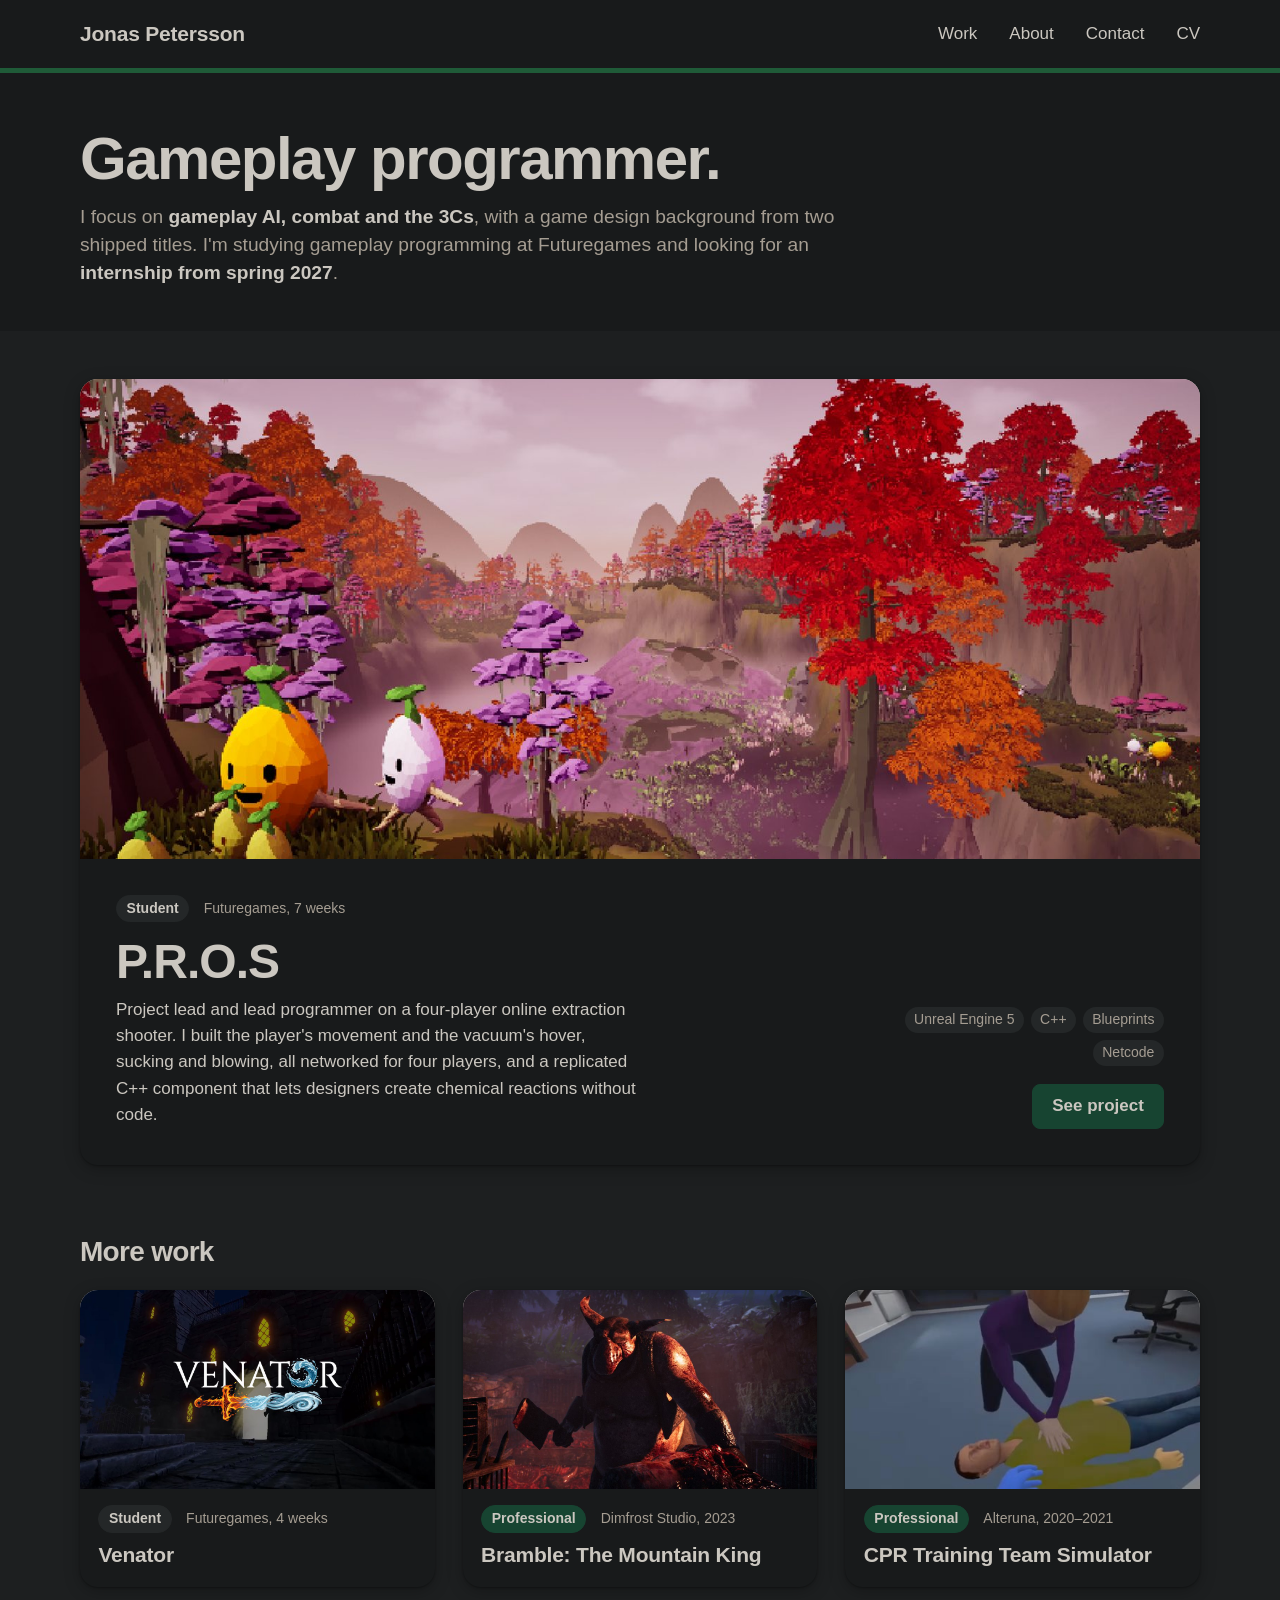
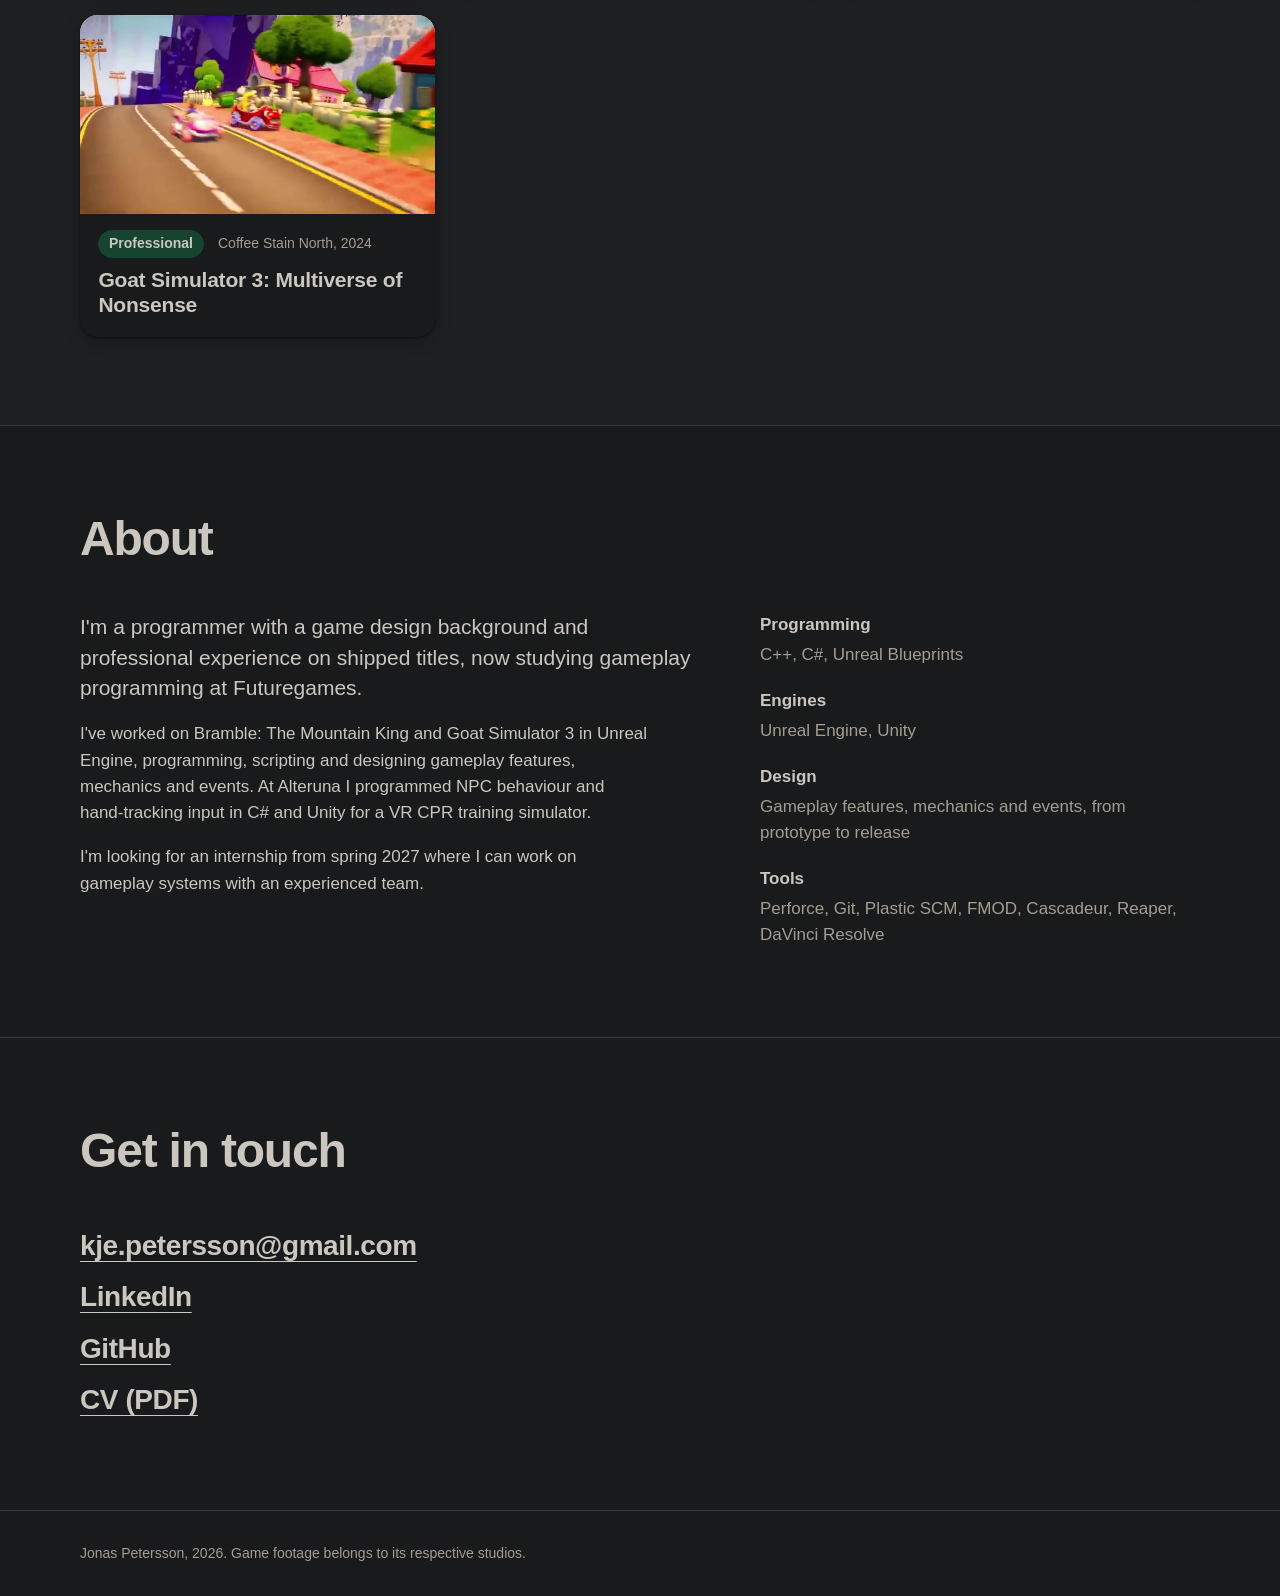
<file: index.html>
<!doctype html>
<html lang="en">
<head>
  <meta charset="utf-8">
  <meta name="viewport" content="width=device-width, initial-scale=1">
  <title>Jonas Petersson, gameplay programmer</title>
  <meta name="description" content="Gameplay programmer with a game design background, focusing on gameplay AI, combat and the 3Cs. Studying at Futuregames, looking for an internship from spring 2027.">
  <meta property="og:title" content="Jonas Petersson, gameplay programmer">
  <meta property="og:description" content="Gameplay programmer with a game design background, focusing on gameplay AI, combat and the 3Cs. Studying at Futuregames, looking for an internship from spring 2027.">
  <meta property="og:image" content="https://jonaspwnas.com/media/goat-simulator-3/poster.jpg">
  <link rel="stylesheet" href="css/style.css">
</head>
<body>
  <a class="skip" href="#work">Skip to work</a>

  <header class="site-header">
    <div class="wrap">
      <a class="site-name" href="/">Jonas Petersson</a>
      <nav class="site-nav" aria-label="Main">
        <a href="#work">Work</a>
        <a href="#about">About</a>
        <a href="#contact">Contact</a>
        <a href="files/cv.pdf">CV</a>
      </nav>
    </div>
  </header>

  <main>
    <section class="intro wrap">
      <h1>Gameplay programmer.</h1>
      <p>I focus on <strong>gameplay AI, combat and the 3Cs</strong>, with a game design background from two shipped titles. I'm studying gameplay programming at Futuregames and looking for an <strong>internship from spring 2027</strong>.</p>
      <!-- Add when files/cv.pdf exists:
      <div class="actions"><a class="btn btn-ghost" href="files/cv.pdf">Download CV</a></div> -->
    </section>

    <section class="section work" id="work" aria-labelledby="work-title">
      <div class="wrap">
        <!-- Heading hidden on screen but kept for screen readers -->
        <h2 class="visually-hidden" id="work-title">Work</h2>

        <!-- The big project at the top. Swap in whichever project you're proudest of. -->
        <article class="feature">
          <div class="media">
            <img src="media/pros/gallery/pipori.jpg" alt="Pipori, fruit-shaped enemies with legs, in a red and purple forest above a misty valley">
            <video muted loop playsinline preload="none" data-src="media/pros/preview.mp4" data-autoplay aria-hidden="true"></video>
          </div>
          <div class="feature-body">
            <div class="feature-text">
              <div class="meta">
                <span class="kind kind-student">Student</span>
                <span>Futuregames, 7 weeks</span>
              </div>
              <h3><a href="projects/pros.html">P.R.O.S</a></h3>
              <p>Project lead and lead programmer on a four-player online extraction shooter. I built the player's movement and the vacuum's hover, sucking and blowing, all networked for four players, and a replicated C++ component that lets designers create chemical reactions without code.</p>
            </div>
            <div class="feature-side">
              <ul class="tags" aria-label="Tech">
                <li>Unreal Engine 5</li>
                <li>C++</li>
                <li>Blueprints</li>
                <li>Netcode</li>
              </ul>
              <span class="btn btn-primary" aria-hidden="true">See project</span>
            </div>
          </div>
        </article>

        <h2 class="section-title more-title">More work</h2>

        <!-- Smaller projects. To add one, copy an <li class="tile"> block.
             Title and tag always show; the description appears on hover (always shown on phones). -->
        <ul class="tiles">
          <li class="tile">
            <div class="media">
              <img src="media/venator/poster.jpg" alt="Venator: a knight in a dark castle courtyard" loading="lazy">
              <video muted loop playsinline preload="none" data-src="media/venator/preview.mp4" aria-hidden="true"></video>
            </div>
            <div class="tile-body">
              <div class="meta">
                <span class="kind kind-student">Student</span>
                <span>Futuregames, 4 weeks</span>
              </div>
              <h3><a href="projects/venator.html">Venator</a></h3>
            </div>
            <div class="tile-info">
              <div class="tile-info-panel">
                <p>AI and animation programmer on a Soulslike. I built the designer-configurable enemy state machine used on every enemy and the boss, and the elemental system.</p>
                <ul class="tags" aria-label="Tech">
                  <li>Unity</li>
                  <li>C#</li>
                  <li>Enemy AI</li>
                </ul>
              </div>
            </div>
          </li>
          <li class="tile">
            <div class="media">
              <img src="media/bramble/poster.jpg" alt="The Butcher, a horned troll holding a cleaver" loading="lazy">
              <video muted loop playsinline preload="none" data-src="media/bramble/preview.mp4" aria-hidden="true"></video>
            </div>
            <div class="tile-body">
              <div class="meta">
                <span class="kind kind-professional">Professional</span>
                <span>Dimfrost Studio, 2023</span>
              </div>
              <h3><a href="projects/bramble.html">Bramble: The Mountain King</a></h3>
            </div>
            <div class="tile-info">
              <div class="tile-info-panel">
                <p>Lead game design, scripting and programming. I designed and implemented The Butcher boss fight, including its state-machine AI.</p>
                <ul class="tags" aria-label="Tech">
                  <li>Unreal Engine 4</li>
                  <li>Blueprints</li>
                </ul>
              </div>
            </div>
          </li>
          <li class="tile">
            <div class="media">
              <img src="media/cpr-training/poster.jpg" alt="An NPC helper performing chest compressions on a patient in a VR CPR training scenario" loading="lazy">
              <video muted loop playsinline preload="none" data-src="media/cpr-training/preview.mp4" aria-hidden="true"></video>
            </div>
            <div class="tile-body">
              <div class="meta">
                <span class="kind kind-professional">Professional</span>
                <span>Alteruna, 2020–2021</span>
              </div>
              <h3><a href="projects/cpr-training.html">CPR Training Team Simulator</a></h3>
            </div>
            <div class="tile-info">
              <div class="tile-info-panel">
                <p>Shared NPC helper behaviours, a real training dummy linked to the virtual one, and hand-tracking input for VR.</p>
                <ul class="tags" aria-label="Tech">
                  <li>Unity</li>
                  <li>C#</li>
                  <li>VR</li>
                </ul>
              </div>
            </div>
          </li>
          <li class="tile">
            <div class="media">
              <img src="media/goat-simulator-3/poster.jpg" alt="Two cars racing down a cartoon street in Goat Simulator 3" loading="lazy">
              <video muted loop playsinline preload="none" data-src="media/goat-simulator-3/preview.mp4" aria-hidden="true"></video>
            </div>
            <div class="tile-body">
              <div class="meta">
                <span class="kind kind-professional">Professional</span>
                <span>Coffee Stain North, 2024</span>
              </div>
              <h3><a href="projects/goat-simulator-3.html">Goat Simulator 3: Multiverse of Nonsense</a></h3>
            </div>
            <div class="tile-info">
              <div class="tile-info-panel">
                <p>Finished the vehicle implementation in Blueprints, for both player control and NPC drivers, and implemented networked gameplay.</p>
                <ul class="tags" aria-label="Tech">
                  <li>Unreal Engine 4</li>
                  <li>Blueprints</li>
                </ul>
              </div>
            </div>
          </li>

          <!-- Coming-soon tiles, hidden until their project pages exist.
               To show one again, move its <li> out of this comment.
          <li class="tile tile-soon">
            <div class="media media-soon" aria-hidden="true"><span>Snowblind</span></div>
            <div class="tile-body">
              <div class="meta">
                <span class="kind kind-student">Student</span>
                <span class="kind kind-soon">Coming soon</span>
              </div>
              <h3>Snowblind</h3>
            </div>
            <div class="tile-info">
              <div class="tile-info-panel">
                <p>I'm putting together the project page for Snowblind. Check back soon.</p>
              </div>
            </div>
          </li>
          -->
        </ul>
      </div>
    </section>

    <section class="section" id="about" aria-labelledby="about-title">
      <div class="wrap">
        <h2 class="section-title" id="about-title">About</h2>
        <div class="about-grid">
          <div>
            <p class="lead">I'm a programmer with a game design background and professional experience on shipped titles, now studying gameplay programming at Futuregames.</p>
            <p>I've worked on Bramble: The Mountain King and Goat Simulator 3 in Unreal Engine, programming, scripting and designing gameplay features, mechanics and events. At Alteruna I programmed NPC behaviour and hand-tracking input in C# and Unity for a VR CPR training simulator.</p>
            <p>I'm looking for an internship from spring 2027 where I can work on gameplay systems with an experienced team.</p>
          </div>
          <dl class="skills">
            <div>
              <dt>Programming</dt>
              <dd>C++, C#, Unreal Blueprints</dd>
            </div>
            <div>
              <dt>Engines</dt>
              <dd>Unreal Engine, Unity</dd>
            </div>
            <div>
              <dt>Design</dt>
              <dd>Gameplay features, mechanics and events, from prototype to release</dd>
            </div>
            <div>
              <dt>Tools</dt>
              <dd>Perforce, Git, Plastic SCM, FMOD, Cascadeur, Reaper, DaVinci Resolve</dd>
            </div>
          </dl>
        </div>
      </div>
    </section>

    <section class="section" id="contact" aria-labelledby="contact-title">
      <div class="wrap">
        <h2 class="section-title" id="contact-title">Get in touch</h2>
        <ul class="contact-list">
          <li><a href="mailto:kje.petersson@gmail.com">kje.petersson@gmail.com</a></li>
          <li><a href="https://www.linkedin.com/in/karl-jonas-evald-petersson/">LinkedIn</a></li>
          <li><a href="https://github.com/jonasPwnas">GitHub</a></li>
          <li><a href="files/cv.pdf">CV (PDF)</a></li>
        </ul>
      </div>
    </section>
  </main>

  <footer class="site-footer">
    <div class="wrap">Jonas Petersson, 2026. Game footage belongs to its respective studios.</div>
  </footer>

  <script src="js/main.js"></script>
</body>
</html>
</file>
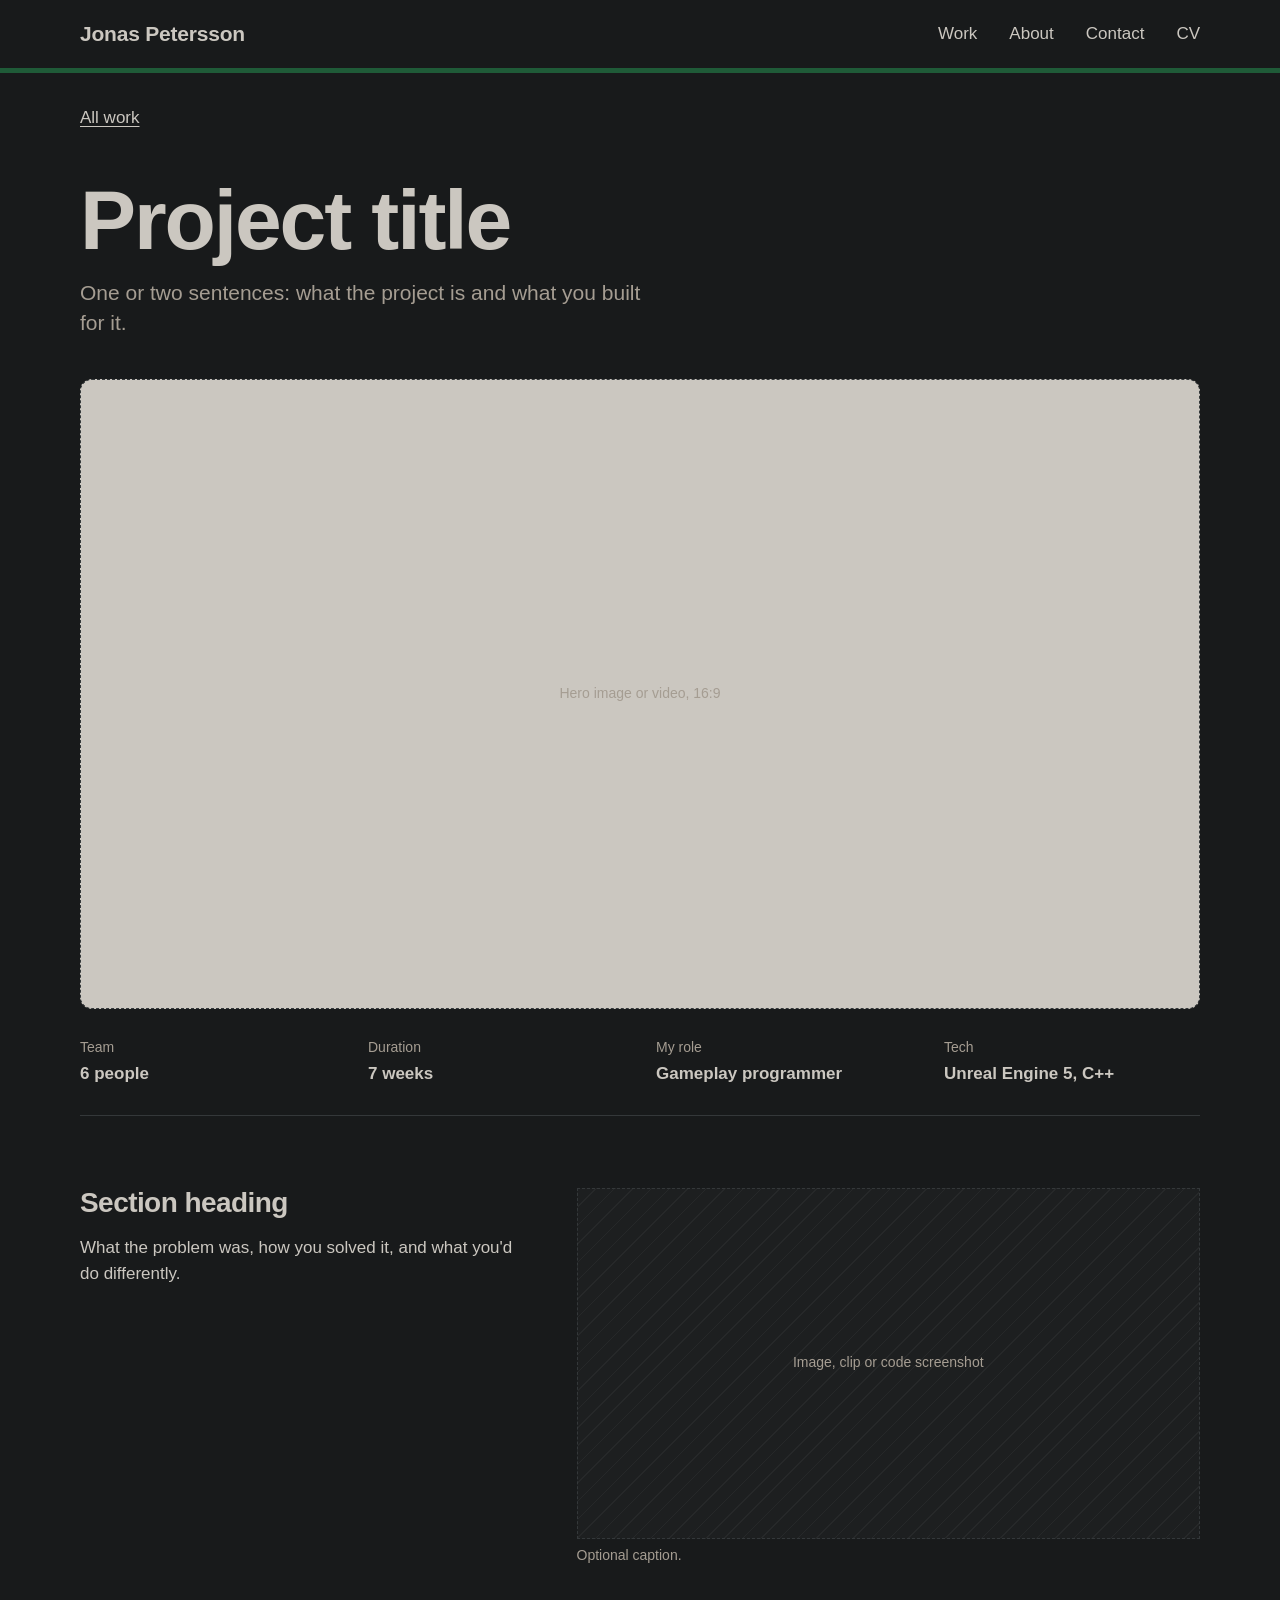
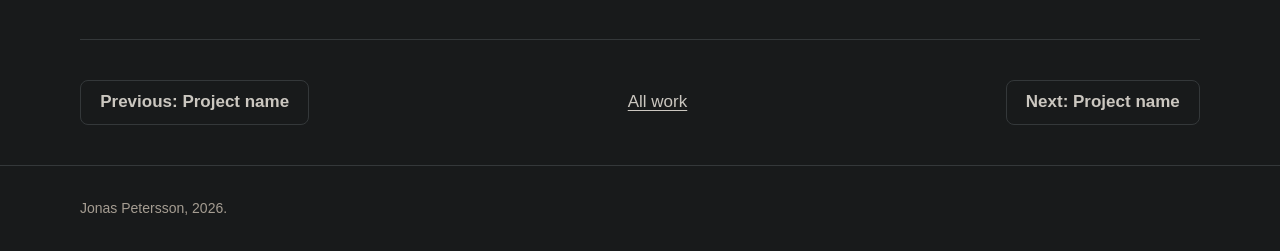
<file: projects/_template.html>
<!doctype html>
<html lang="en">
<head>
  <meta charset="utf-8">
  <meta name="viewport" content="width=device-width, initial-scale=1">
  <!--
    HOW TO MAKE A NEW PROJECT PAGE
    1. Copy this file and rename it, e.g. projects/my-game.html
    2. Put its images and clips in media/my-game/
    3. Fill in the text below. Keep 1 to 3 <section class="block"> sections and delete the rest.
       - class="block"       text left, media right
       - class="block flip"  media left, text right
       - class="block full"  full width (good for a video or embed)
    4. Add a tile for it in index.html that links here.
    5. Update the Previous / Next links at the bottom, and on the pages either side of it.
    The full guide is the "Editing your portfolio site" doc.
  -->
  <title>Project title, Jonas Petersson</title>
  <link rel="stylesheet" href="../css/style.css">
</head>
<body>
  <header class="site-header">
    <div class="wrap">
      <a class="site-name" href="../">Jonas Petersson</a>
      <nav class="site-nav" aria-label="Main">
        <a href="../#work">Work</a>
        <a href="../#about">About</a>
        <a href="../#contact">Contact</a>
        <a href="../files/cv.pdf">CV</a>
      </nav>
    </div>
  </header>

  <main class="wrap">
    <a class="back" href="../#work">All work</a>

    <header class="project-head">
      <h1>Project title</h1>
      <p class="summary">One or two sentences: what the project is and what you built for it.</p>
    </header>

    <!-- Hero: a video with a poster image, e.g.
    <video class="hero-media" src="../media/my-game/hero.mp4" poster="../media/my-game/poster.jpg" controls muted playsinline preload="metadata"></video>
    or a still: <img class="hero-media" src="../media/my-game/poster.jpg" alt="What the picture shows"> -->
    <div class="hero-media media-placeholder">Hero image or video, 16:9</div>

    <dl class="facts">
      <div><dt>Team</dt><dd>6 people</dd></div>
      <div><dt>Duration</dt><dd>7 weeks</dd></div>
      <div><dt>My role</dt><dd>Gameplay programmer</dd></div>
      <div><dt>Tech</dt><dd>Unreal Engine 5, C++</dd></div>
    </dl>

    <section class="block">
      <div class="block-text">
        <h2>Section heading</h2>
        <p>What the problem was, how you solved it, and what you'd do differently.</p>
      </div>
      <div class="block-media">
        <figure>
          <div class="media-placeholder" style="aspect-ratio:16/9">Image, clip or code screenshot</div>
          <figcaption>Optional caption.</figcaption>
        </figure>
      </div>
    </section>

    <nav class="next" aria-label="More projects">
      <a class="btn btn-ghost" href="previous-project.html">Previous: Project name</a>
      <a href="../#work">All work</a>
      <a class="btn btn-ghost" href="next-project.html">Next: Project name</a>
    </nav>
  </main>

  <footer class="site-footer">
    <div class="wrap">Jonas Petersson, 2026.</div>
  </footer>

  <script src="../js/main.js"></script>
</body>
</html>
</file>
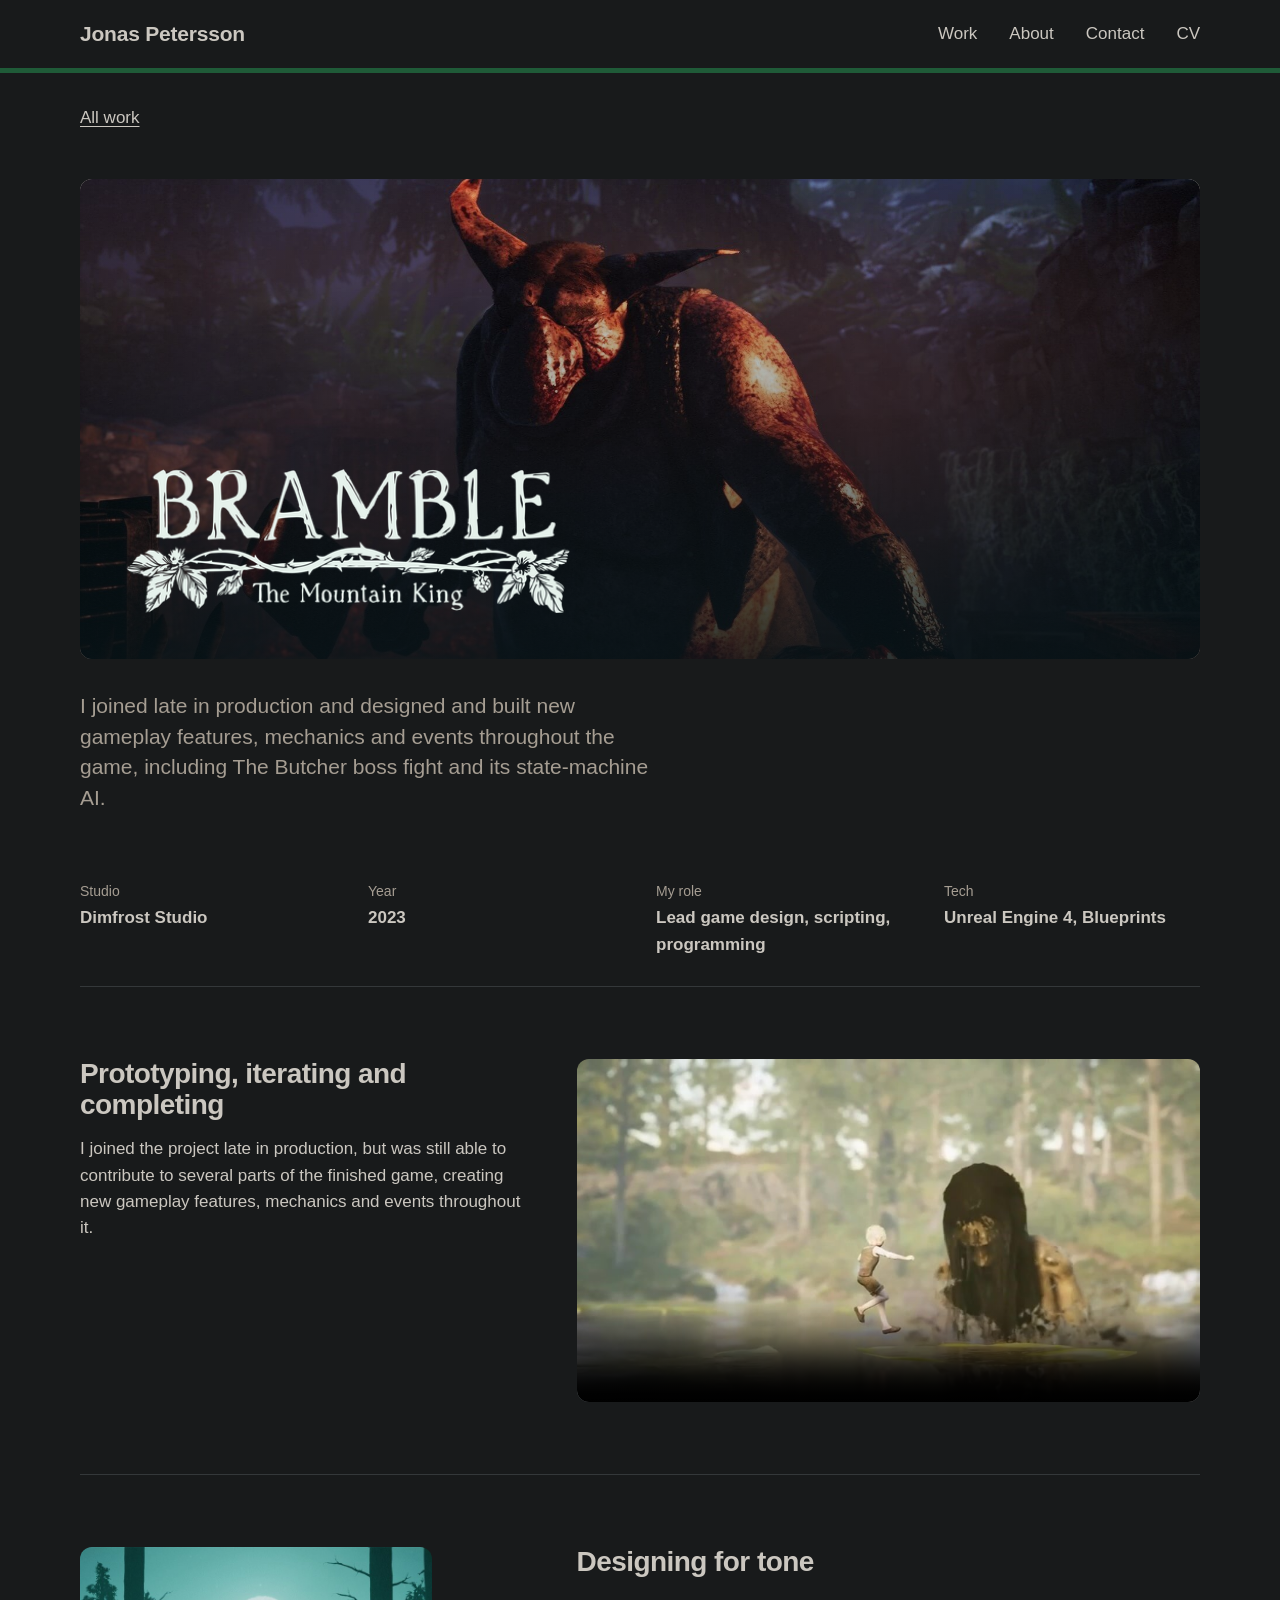
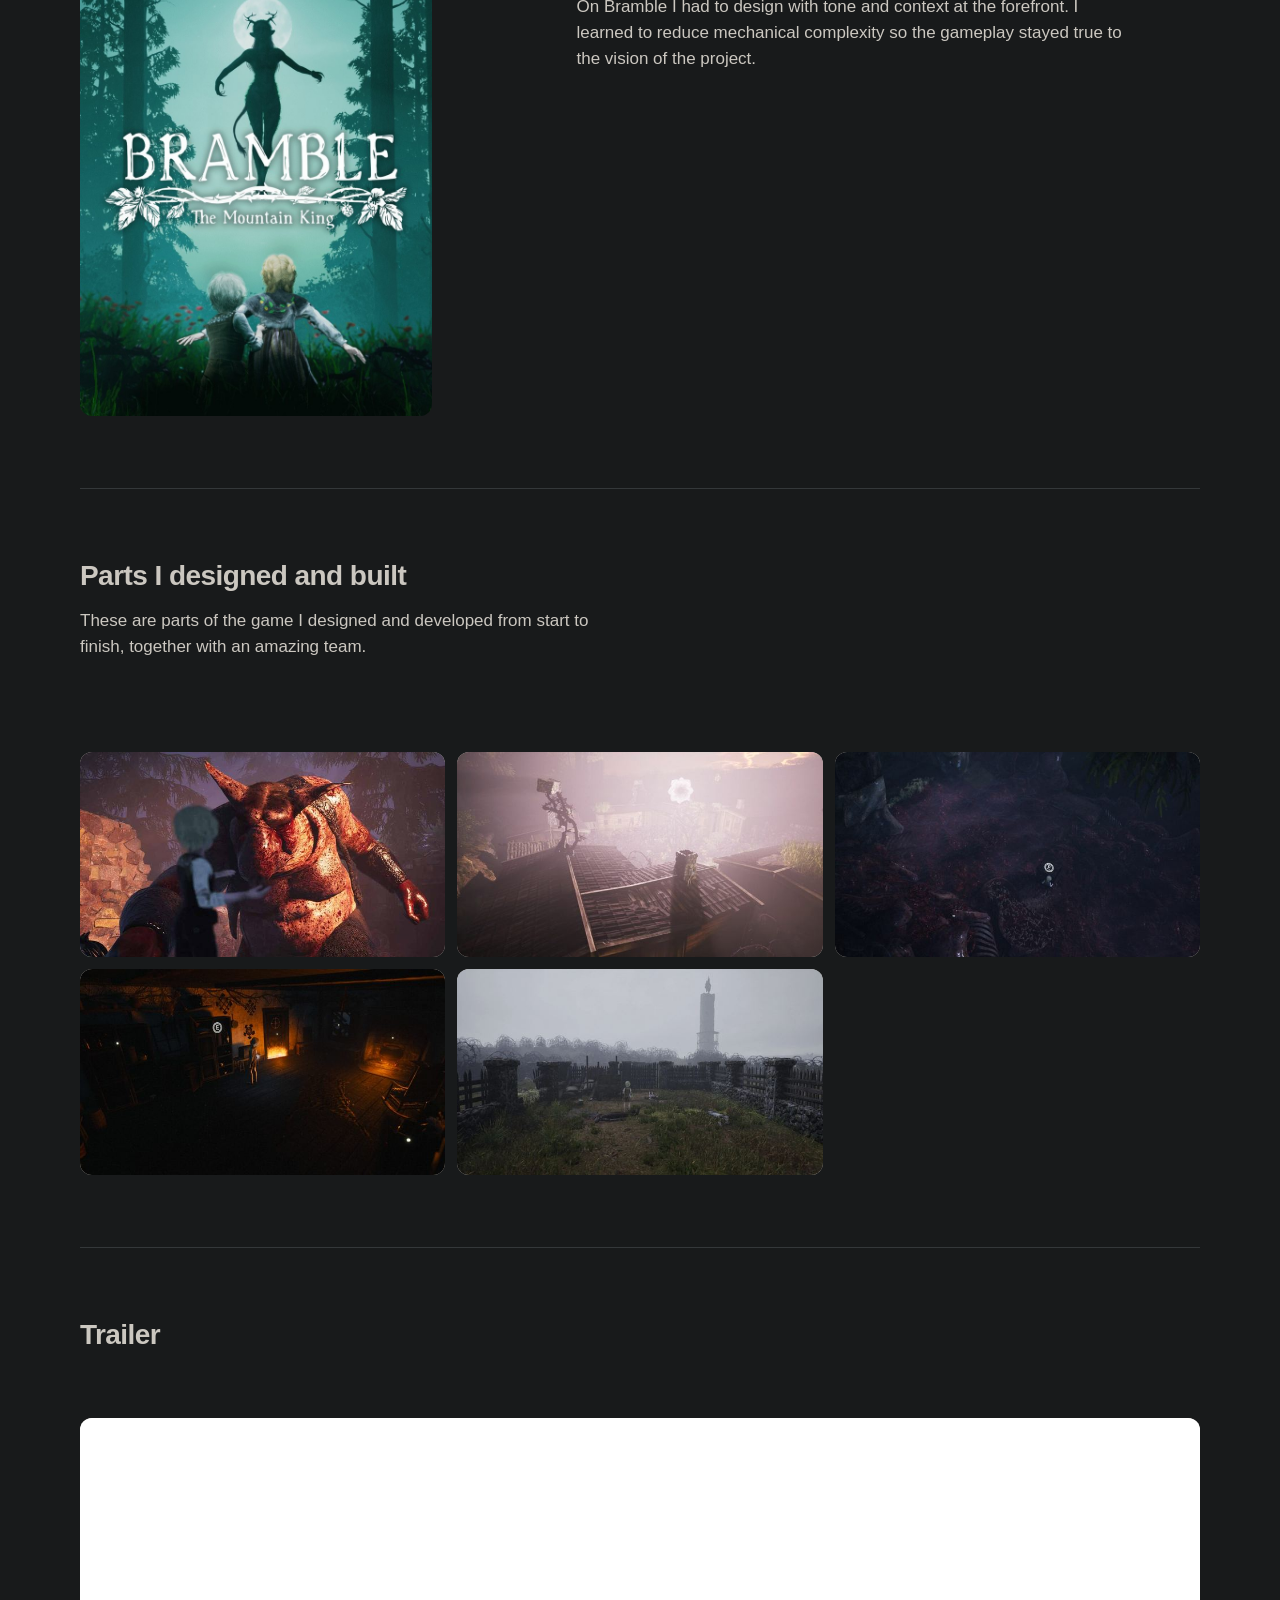
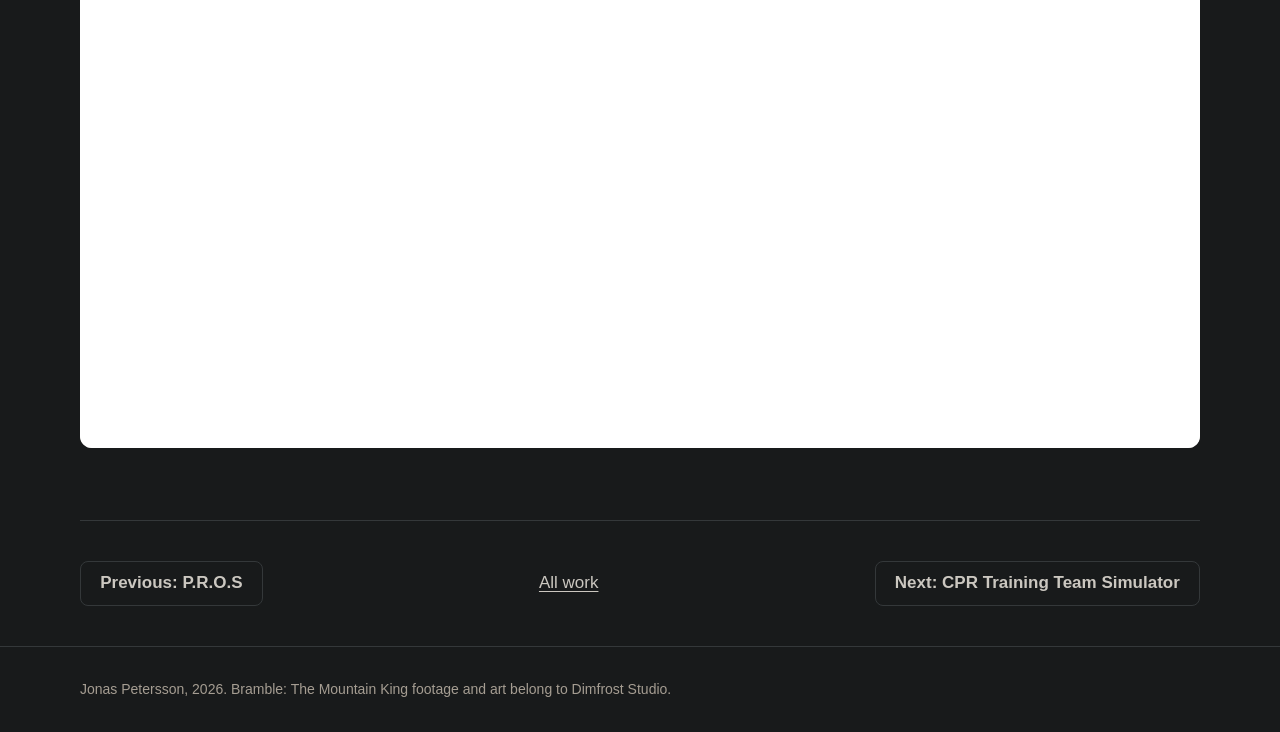
<file: projects/bramble.html>
<!doctype html>
<html lang="en">
<head>
  <meta charset="utf-8">
  <meta name="viewport" content="width=device-width, initial-scale=1">
  <title>Bramble: The Mountain King, Jonas Petersson</title>
  <meta name="description" content="Gameplay features, mechanics and events for Bramble: The Mountain King, from prototype to release.">
  <meta property="og:image" content="https://jonaspwnas.com/media/bramble/poster.jpg">
  <link rel="stylesheet" href="../css/style.css">
</head>
<body>
  <header class="site-header">
    <div class="wrap">
      <a class="site-name" href="../">Jonas Petersson</a>
      <nav class="site-nav" aria-label="Main">
        <a href="../#work">Work</a>
        <a href="../#about">About</a>
        <a href="../#contact">Contact</a>
        <a href="../files/cv.pdf">CV</a>
      </nav>
    </div>
  </header>

  <main class="wrap">
    <a class="back" href="../#work">All work</a>

    <!-- Key-art header: the game's logo is the page title -->
    <div class="keyart">
      <img class="keyart-bg" src="../media/bramble/hero.jpg" alt="">
      <h1><img src="../media/bramble/logo.png" alt="Bramble: The Mountain King" width="438" height="146"></h1>
    </div>

    <header class="project-head">
      <p class="summary">I joined late in production and designed and built new gameplay features, mechanics and events throughout the game, including The Butcher boss fight and its state-machine AI.</p>
    </header>

    <dl class="facts">
      <div><dt>Studio</dt><dd>Dimfrost Studio</dd></div>
      <div><dt>Year</dt><dd>2023</dd></div>
      <div><dt>My role</dt><dd>Lead game design, scripting, programming</dd></div>
      <div><dt>Tech</dt><dd>Unreal Engine 4, Blueprints</dd></div>
    </dl>

    <!-- Section 1: text and the gameplay reel -->
    <section class="block">
      <div class="block-text">
        <h2>Prototyping, iterating and completing</h2>
        <p>I joined the project late in production, but was still able to contribute to several parts of the finished game, creating new gameplay features, mechanics and events throughout it.</p>
      </div>
      <div class="block-media">
        <video src="../media/bramble/reel.mp4" poster="../media/bramble/reel-poster.jpg" controls muted playsinline preload="metadata"></video>
      </div>
    </section>

    <!-- Section 2: cover art on the left -->
    <section class="block flip">
      <div class="block-text">
        <h2>Designing for tone</h2>
        <p>On Bramble I had to design with tone and context at the forefront. I learned to reduce mechanical complexity so the gameplay stayed true to the vision of the project.</p>
      </div>
      <div class="block-media">
        <figure class="portrait">
          <img src="../media/bramble/cover.jpg" alt="Bramble: The Mountain King cover art: two children in a misty forest facing a horned figure under the moon" loading="lazy">
        </figure>
      </div>
    </section>

    <!-- Section 3: gallery. Click a picture to see it large. -->
    <section class="block full">
      <div class="block-text">
        <h2>Parts I designed and built</h2>
        <p>These are parts of the game I designed and developed from start to finish, together with an amazing team.</p>
      </div>
      <!--
        Each picture is one <li>. The link (href) is the full-size image, the <img> is
        what shows in the grid (can be the same file). data-caption is optional.
        Example:
        <li><a href="../media/bramble/gallery/troll-chase.jpg" data-caption="The troll chase">
          <img src="../media/bramble/gallery/troll-chase.jpg" alt="Olle running from the troll" loading="lazy">
        </a></li>
      -->
      <ul class="gallery">
        <li><a href="../media/bramble/gallery/butcher-encounter.jpg">
          <img src="../media/bramble/gallery/thumbs/butcher-encounter.jpg" alt="Olle reaching out towards The Butcher, a blood-stained troll" loading="lazy">
        </a></li>
        <li><a href="../media/bramble/gallery/rooftops.jpg">
          <img src="../media/bramble/gallery/thumbs/rooftops.jpg" alt="Rooftops of an overgrown village in pink mist, a glowing flower above" loading="lazy">
        </a></li>
        <li><a href="../media/bramble/gallery/flesh-field.jpg">
          <img src="../media/bramble/gallery/thumbs/flesh-field.jpg" alt="Olle at an interaction prompt in a dark, blood-red field" loading="lazy">
        </a></li>
        <li><a href="../media/bramble/gallery/cabin.jpg">
          <img src="../media/bramble/gallery/thumbs/cabin.jpg" alt="Olle inside a firelit cabin next to an interactable cupboard" loading="lazy">
        </a></li>
        <li><a href="../media/bramble/gallery/zombie-chase.jpg">
          <img src="../media/bramble/gallery/thumbs/zombie-chase.jpg" alt="Olle in a fenced field in thick fog, bodies on the ground and a tall tower behind" loading="lazy">
        </a></li>
      </ul>
    </section>

    <section class="block full">
      <div class="block-text">
        <h2>Trailer</h2>
      </div>
      <div class="embed">
        <iframe src="https://www.youtube-nocookie.com/embed/9V8xUw_v6Vs" title="Bramble: The Mountain King trailer on YouTube" loading="lazy" allow="accelerometer; encrypted-media; gyroscope; picture-in-picture; fullscreen" allowfullscreen></iframe>
      </div>
    </section>

    <nav class="next" aria-label="More projects">
      <a class="btn btn-ghost" href="pros.html">Previous: P.R.O.S</a>
      <a href="../#work">All work</a>
      <a class="btn btn-ghost" href="cpr-training.html">Next: CPR Training Team Simulator</a>
    </nav>
  </main>

  <footer class="site-footer">
    <div class="wrap">Jonas Petersson, 2026. Bramble: The Mountain King footage and art belong to Dimfrost Studio.</div>
  </footer>

  <script src="../js/main.js"></script>
</body>
</html>
</file>
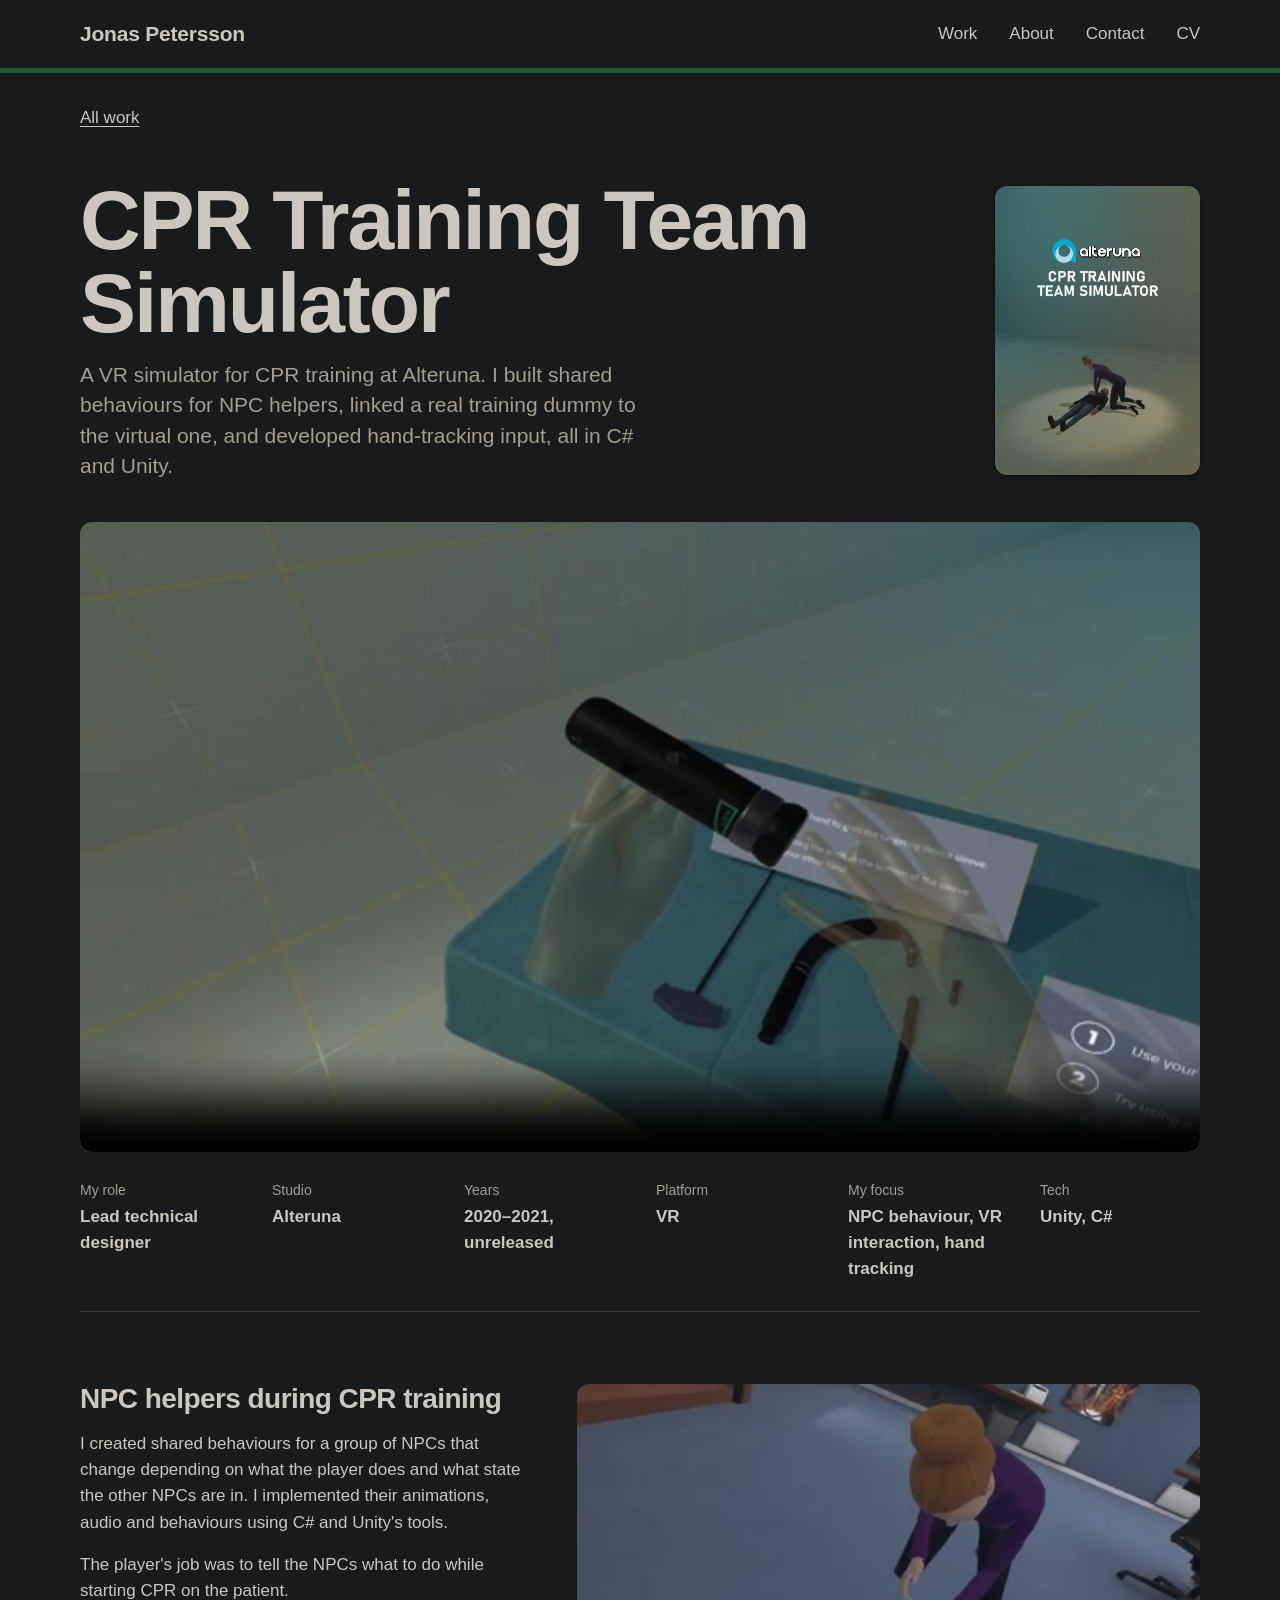
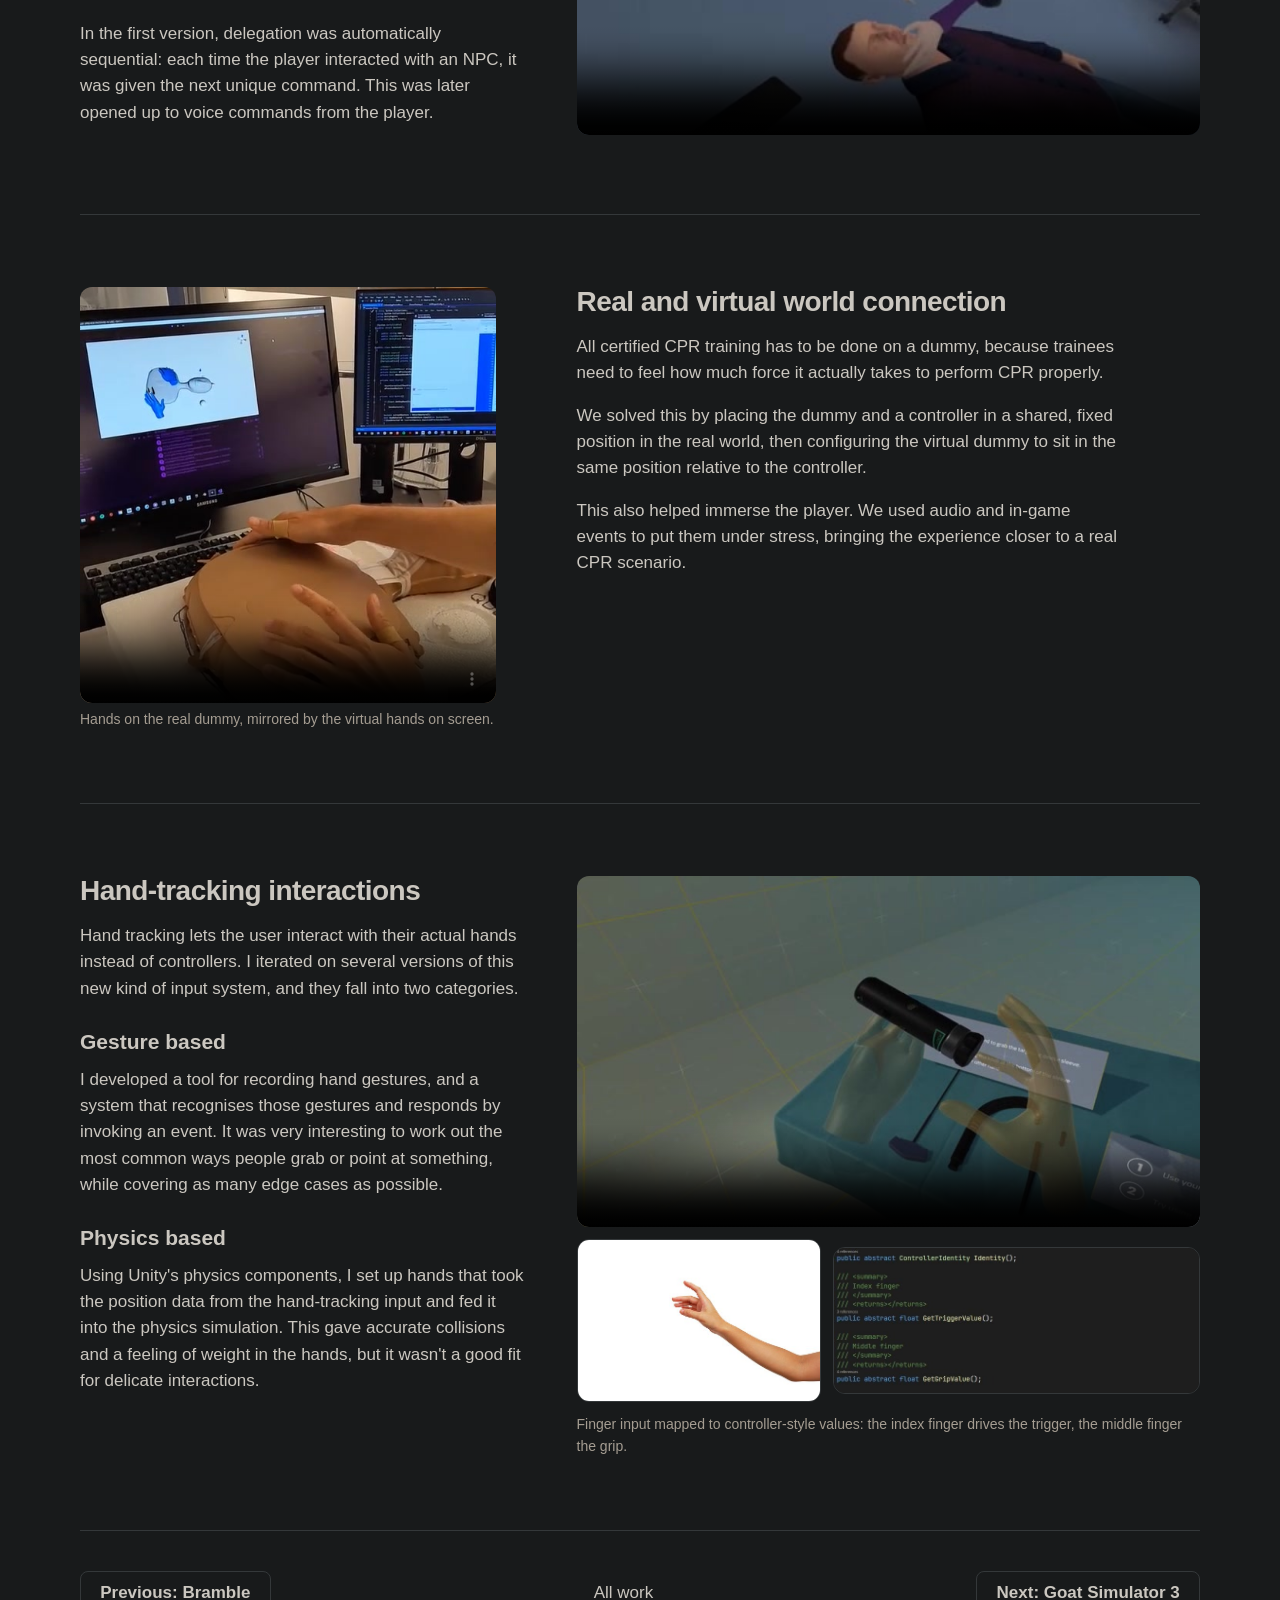
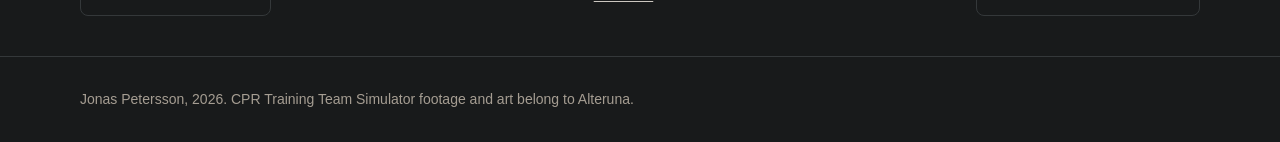
<file: projects/cpr-training.html>
<!doctype html>
<html lang="en">
<head>
  <meta charset="utf-8">
  <meta name="viewport" content="width=device-width, initial-scale=1">
  <title>CPR Training Team Simulator, Jonas Petersson</title>
  <meta name="description" content="NPC helper behaviours, a real-to-virtual training dummy and hand-tracking input for a VR CPR training simulator at Alteruna, built in C# and Unity.">
  <meta property="og:image" content="https://jonaspwnas.com/media/cpr-training/poster.jpg">
  <link rel="stylesheet" href="../css/style.css">
</head>
<body>
  <header class="site-header">
    <div class="wrap">
      <a class="site-name" href="../">Jonas Petersson</a>
      <nav class="site-nav" aria-label="Main">
        <a href="../#work">Work</a>
        <a href="../#about">About</a>
        <a href="../#contact">Contact</a>
        <a href="../files/cv.pdf">CV</a>
      </nav>
    </div>
  </header>

  <main class="wrap">
    <a class="back" href="../#work">All work</a>

    <!-- Header with the cover art beside the title -->
    <header class="project-head with-cover">
      <div>
        <h1>CPR Training Team Simulator</h1>
        <p class="summary">A VR simulator for CPR training at Alteruna. I built shared behaviours for NPC helpers, linked a real training dummy to the virtual one, and developed hand-tracking input, all in C# and Unity.</p>
      </div>
      <img class="cover" src="../media/cpr-training/cover.jpg" alt="Alteruna CPR Training Team Simulator cover: a woman performing CPR on a man in a virtual training room" width="657" height="928">
    </header>

    <video class="hero-media" src="../media/cpr-training/hand-tracking-hero.mp4" poster="../media/cpr-training/hand-tracking-hero.jpg" controls muted playsinline preload="metadata"></video>

    <dl class="facts">
      <div><dt>My role</dt><dd>Lead technical designer</dd></div>
      <div><dt>Studio</dt><dd>Alteruna</dd></div>
      <div><dt>Years</dt><dd>2020–2021, unreleased</dd></div>
      <div><dt>Platform</dt><dd>VR</dd></div>
      <div><dt>My focus</dt><dd>NPC behaviour, VR interaction, hand tracking</dd></div>
      <div><dt>Tech</dt><dd>Unity, C#</dd></div>
    </dl>

    <!-- Section 1: NPC helpers -->
    <section class="block">
      <div class="block-text">
        <h2>NPC helpers during CPR training</h2>
        <p>I created shared behaviours for a group of NPCs that change depending on what the player does and what state the other NPCs are in. I implemented their animations, audio and behaviours using C# and Unity's tools.</p>
        <p>The player's job was to tell the NPCs what to do while starting CPR on the patient.</p>
        <p>In the first version, delegation was automatically sequential: each time the player interacted with an NPC, it was given the next unique command. This was later opened up to voice commands from the player.</p>
      </div>
      <div class="block-media">
        <video src="../media/cpr-training/npc-helpers.mp4" poster="../media/cpr-training/npc-helpers.jpg" controls muted playsinline preload="metadata"></video>
      </div>
    </section>

    <!-- Section 2: real and virtual dummy -->
    <section class="block flip">
      <div class="block-text">
        <h2>Real and virtual world connection</h2>
        <p>All certified CPR training has to be done on a dummy, because trainees need to feel how much force it actually takes to perform CPR properly.</p>
        <p>We solved this by placing the dummy and a controller in a shared, fixed position in the real world, then configuring the virtual dummy to sit in the same position relative to the controller.</p>
        <p>This also helped immerse the player. We used audio and in-game events to put them under stress, bringing the experience closer to a real CPR scenario.</p>
      </div>
      <div class="block-media">
        <figure class="square">
          <video src="../media/cpr-training/real-dummy.mp4" poster="../media/cpr-training/real-dummy.jpg" controls muted playsinline preload="metadata"></video>
          <figcaption>Hands on the real dummy, mirrored by the virtual hands on screen.</figcaption>
        </figure>
      </div>
    </section>

    <!-- Section 3: hand tracking -->
    <section class="block">
      <div class="block-text">
        <h2>Hand-tracking interactions</h2>
        <p>Hand tracking lets the user interact with their actual hands instead of controllers. I iterated on several versions of this new kind of input system, and they fall into two categories.</p>
        <h3>Gesture based</h3>
        <p>I developed a tool for recording hand gestures, and a system that recognises those gestures and responds by invoking an event. It was very interesting to work out the most common ways people grab or point at something, while covering as many edge cases as possible.</p>
        <h3>Physics based</h3>
        <p>Using Unity's physics components, I set up hands that took the position data from the hand-tracking input and fed it into the physics simulation. This gave accurate collisions and a feeling of weight in the hands, but it wasn't a good fit for delicate interactions.</p>
      </div>
      <div class="block-media">
        <video src="../media/cpr-training/gesture-grab.mp4" poster="../media/cpr-training/gesture-grab.jpg" controls muted playsinline preload="metadata"></video>
        <figure class="pair">
          <img src="../media/cpr-training/hand.jpg" alt="A hand reaching out, fingers curled as if about to grab something" loading="lazy">
          <img src="../media/cpr-training/controller-interface.jpg" alt="C# code: abstract methods GetTriggerValue, documented as index finger, and GetGripValue, documented as middle finger" loading="lazy">
          <figcaption>Finger input mapped to controller-style values: the index finger drives the trigger, the middle finger the grip.</figcaption>
        </figure>
      </div>
    </section>

    <nav class="next" aria-label="More projects">
      <a class="btn btn-ghost" href="bramble.html">Previous: Bramble</a>
      <a href="../#work">All work</a>
      <a class="btn btn-ghost" href="goat-simulator-3.html">Next: Goat Simulator 3</a>
    </nav>
  </main>

  <footer class="site-footer">
    <div class="wrap">Jonas Petersson, 2026. CPR Training Team Simulator footage and art belong to Alteruna.</div>
  </footer>

  <script src="../js/main.js"></script>
</body>
</html>
</file>
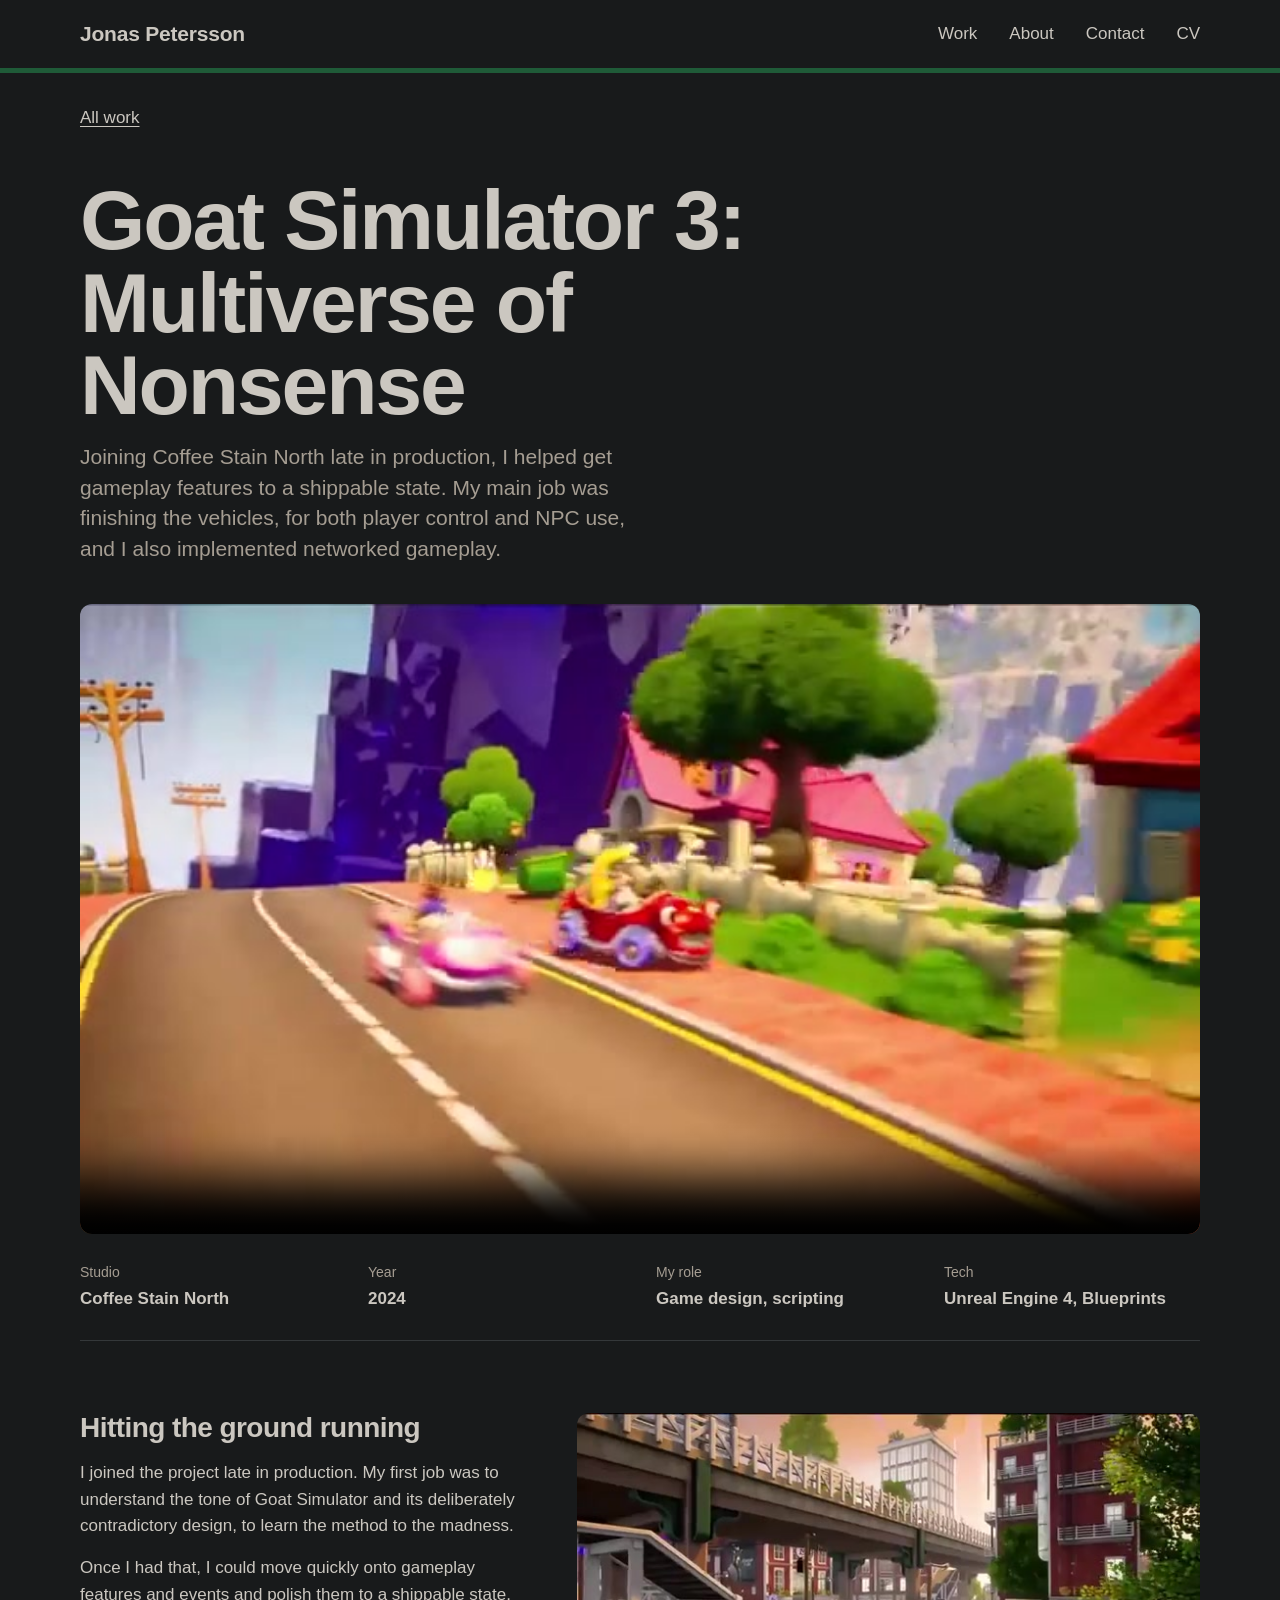
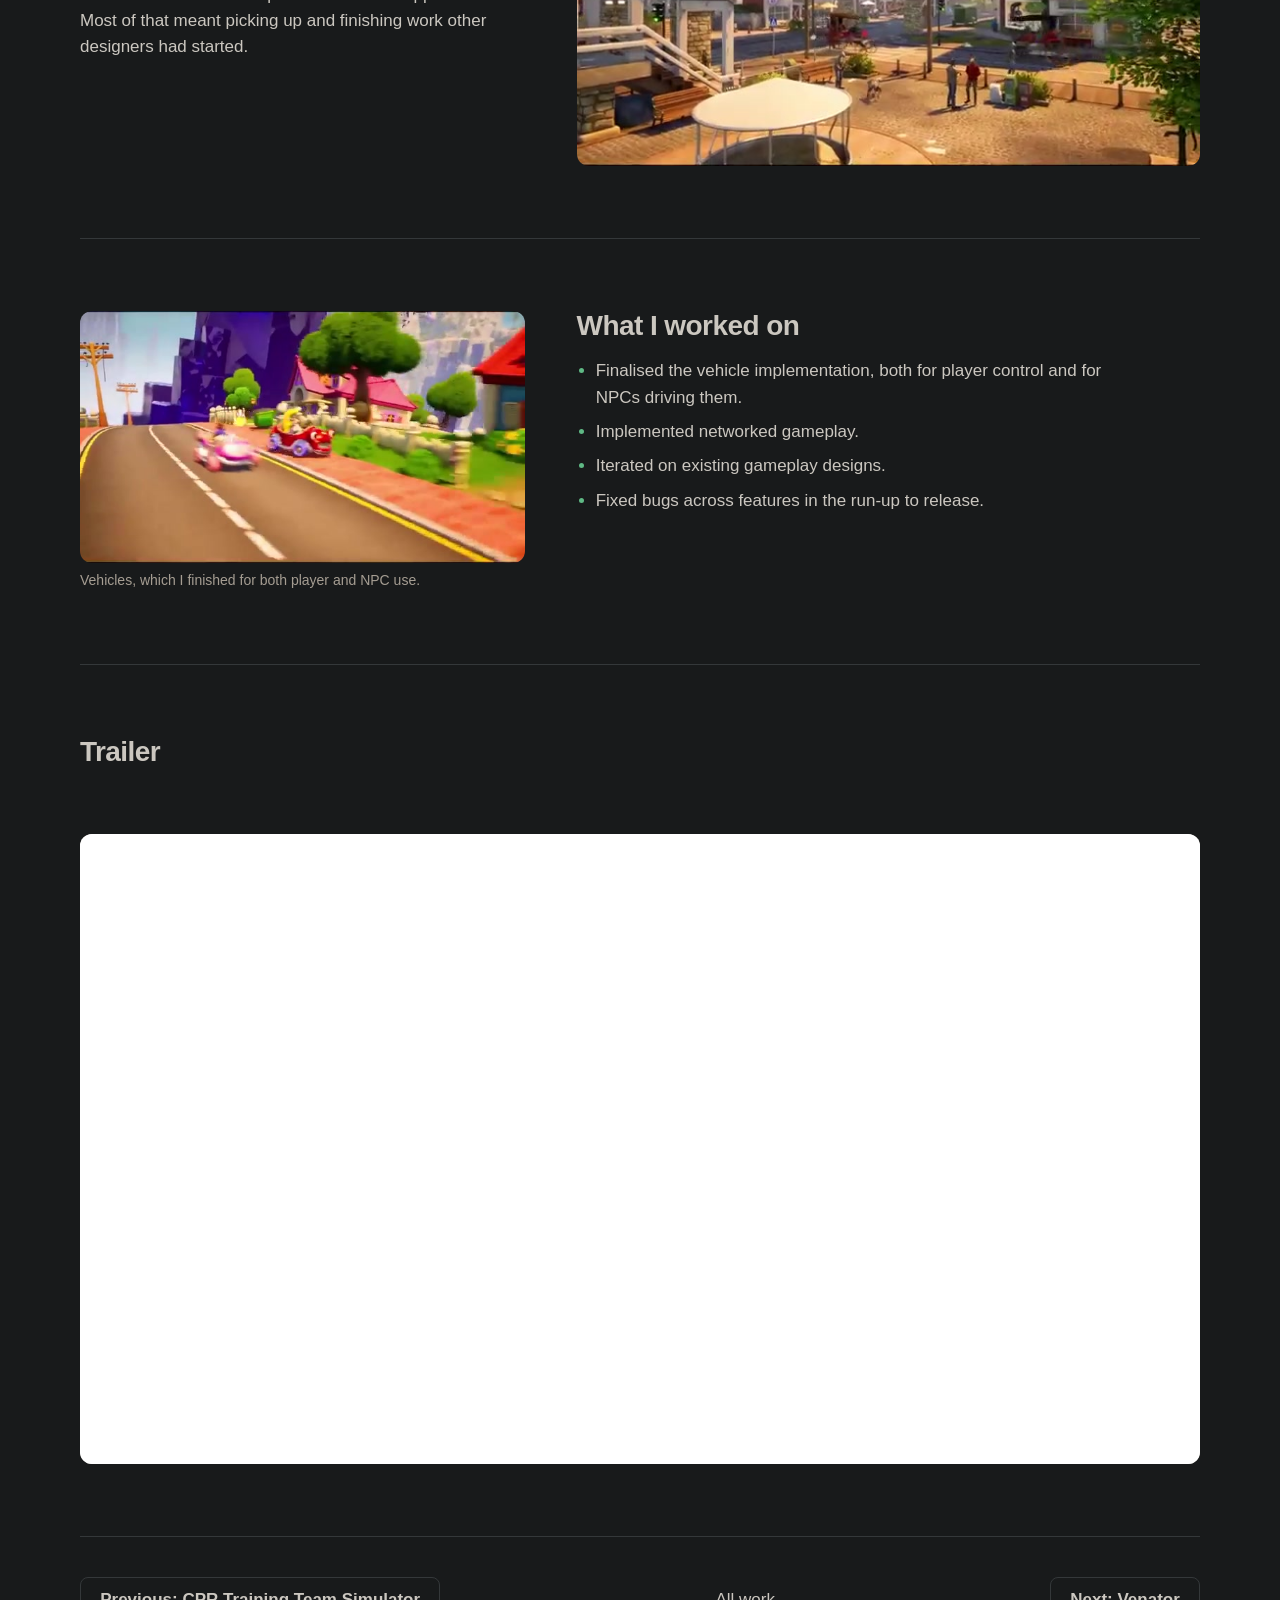
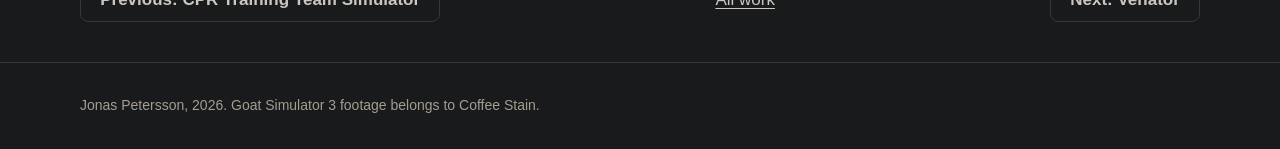
<file: projects/goat-simulator-3.html>
<!doctype html>
<html lang="en">
<head>
  <meta charset="utf-8">
  <meta name="viewport" content="width=device-width, initial-scale=1">
  <title>Goat Simulator 3: Multiverse of Nonsense, Jonas Petersson</title>
  <meta name="description" content="Vehicle implementation, features and polish at Coffee Stain North.">
  <meta property="og:image" content="https://jonaspwnas.com/media/goat-simulator-3/poster.jpg">
  <link rel="stylesheet" href="../css/style.css">
</head>
<body>
  <header class="site-header">
    <div class="wrap">
      <a class="site-name" href="../">Jonas Petersson</a>
      <nav class="site-nav" aria-label="Main">
        <a href="../#work">Work</a>
        <a href="../#about">About</a>
        <a href="../#contact">Contact</a>
        <a href="../files/cv.pdf">CV</a>
      </nav>
    </div>
  </header>

  <main class="wrap">
    <a class="back" href="../#work">All work</a>

    <header class="project-head">
      <h1>Goat Simulator 3: Multiverse of Nonsense</h1>
      <p class="summary">Joining Coffee Stain North late in production, I helped get gameplay features to a shippable state. My main job was finishing the vehicles, for both player control and NPC use, and I also implemented networked gameplay.</p>
    </header>

    <video class="hero-media" src="../media/goat-simulator-3/trailer.mp4" poster="../media/goat-simulator-3/poster.jpg" controls muted playsinline preload="metadata"></video>

    <dl class="facts">
      <div><dt>Studio</dt><dd>Coffee Stain North</dd></div>
      <div><dt>Year</dt><dd>2024</dd></div>
      <div><dt>My role</dt><dd>Game design, scripting</dd></div>
      <div><dt>Tech</dt><dd>Unreal Engine 4, Blueprints</dd></div>
    </dl>

    <!-- Section 1: text and one image -->
    <section class="block">
      <div class="block-text">
        <h2>Hitting the ground running</h2>
        <p>I joined the project late in production. My first job was to understand the tone of Goat Simulator and its deliberately contradictory design, to learn the method to the madness.</p>
        <p>Once I had that, I could move quickly onto gameplay features and events and polish them to a shippable state. Most of that meant picking up and finishing work other designers had started.</p>
      </div>
      <div class="block-media">
        <figure>
          <img src="../media/goat-simulator-3/city.jpg" alt="A sunny town square under an elevated railway in Goat Simulator 3" loading="lazy">
        </figure>
      </div>
    </section>

    <!-- Section 2: media on the left ("flip") -->
    <section class="block flip">
      <div class="block-text">
        <h2>What I worked on</h2>
        <ul>
          <li>Finalised the vehicle implementation, both for player control and for NPCs driving them.</li>
          <li>Implemented networked gameplay.</li>
          <li>Iterated on existing gameplay designs.</li>
          <li>Fixed bugs across features in the run-up to release.</li>
        </ul>
      </div>
      <div class="block-media">
        <figure>
          <img src="../media/goat-simulator-3/vehicles.jpg" alt="Two cars racing down a cartoon street" loading="lazy">
          <figcaption>Vehicles, which I finished for both player and NPC use.</figcaption>
        </figure>
      </div>
    </section>

    <!-- Section 3: full-width trailer embed -->
    <section class="block full">
      <div class="block-text">
        <h2>Trailer</h2>
      </div>
      <div class="embed">
        <iframe src="https://www.youtube-nocookie.com/embed/vI5Tll-iujo" title="Goat Simulator 3 trailer on YouTube" loading="lazy" allow="accelerometer; encrypted-media; gyroscope; picture-in-picture; fullscreen" allowfullscreen></iframe>
      </div>
    </section>

    <nav class="next" aria-label="More projects">
      <a class="btn btn-ghost" href="cpr-training.html">Previous: CPR Training Team Simulator</a>
      <a href="../#work">All work</a>
      <a class="btn btn-ghost" href="venator.html">Next: Venator</a>
    </nav>
  </main>

  <footer class="site-footer">
    <div class="wrap">Jonas Petersson, 2026. Goat Simulator 3 footage belongs to Coffee Stain.</div>
  </footer>

  <script src="../js/main.js"></script>
</body>
</html>
</file>
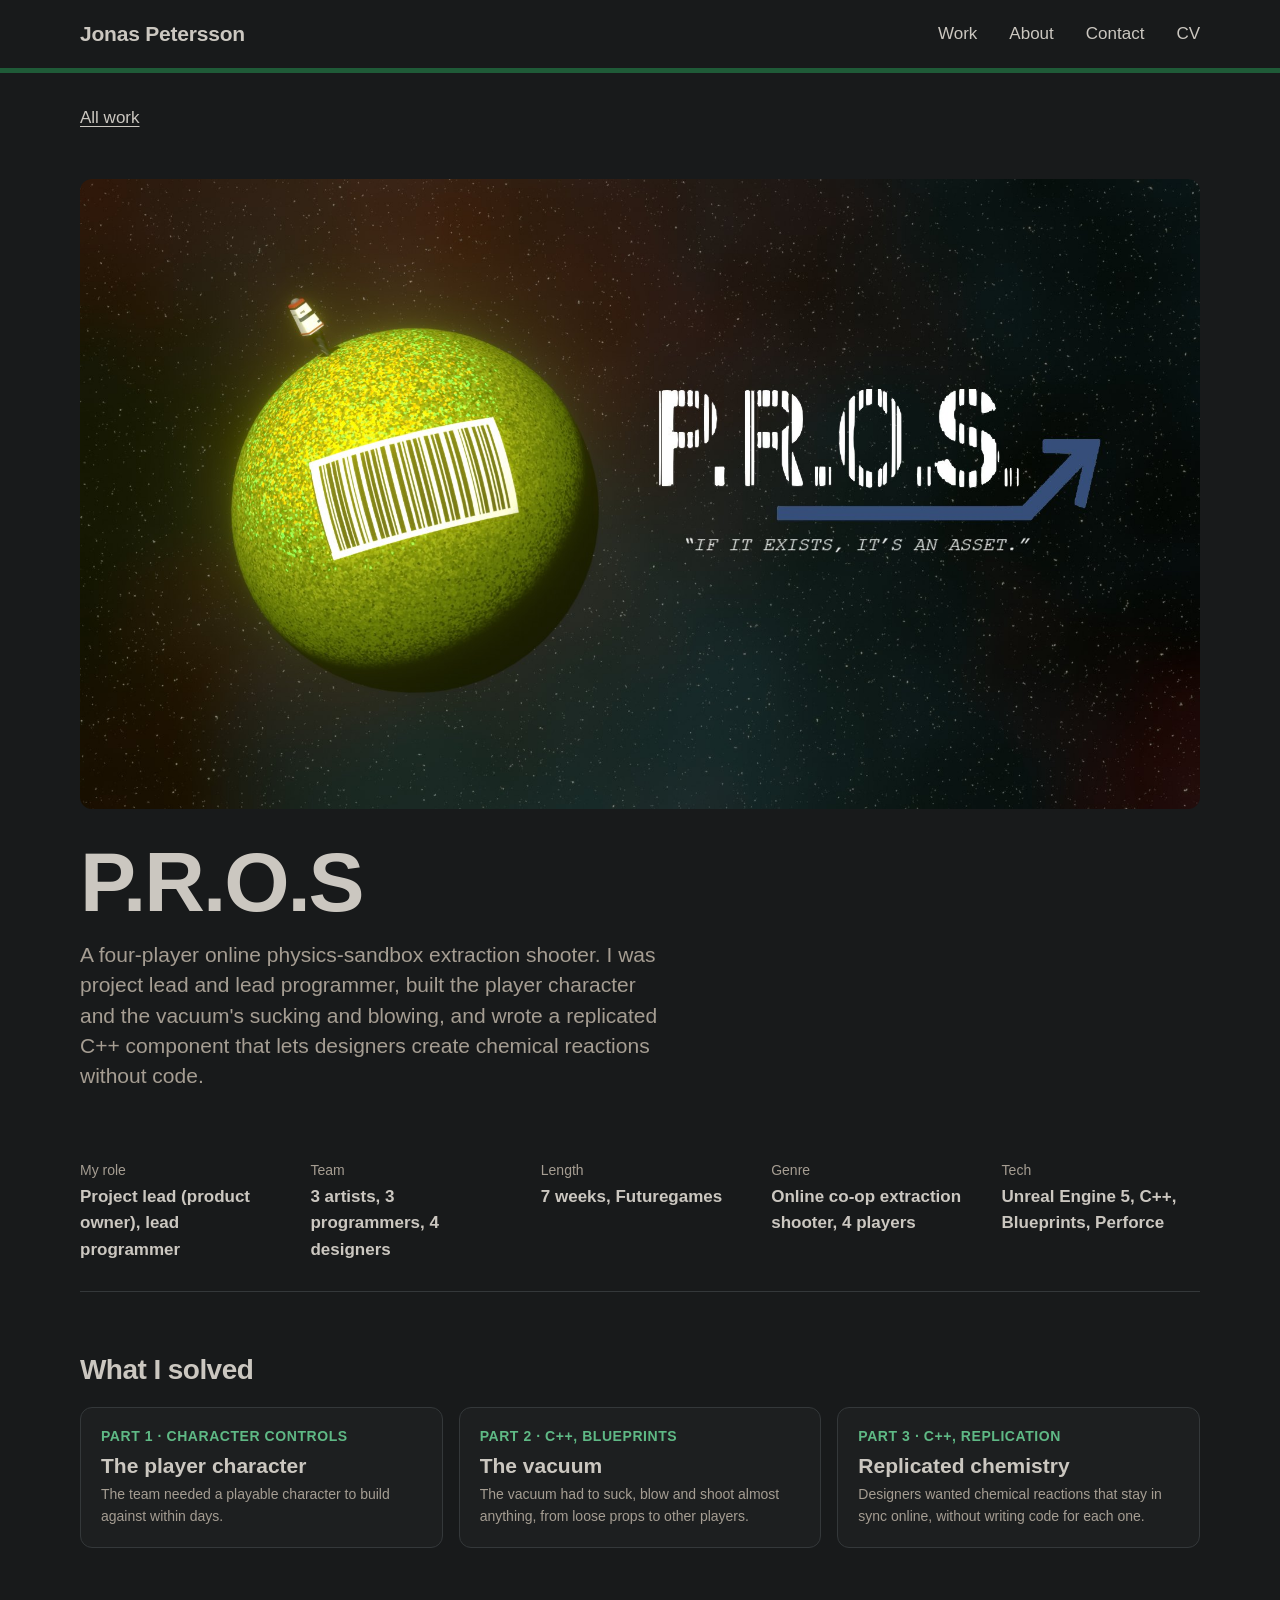
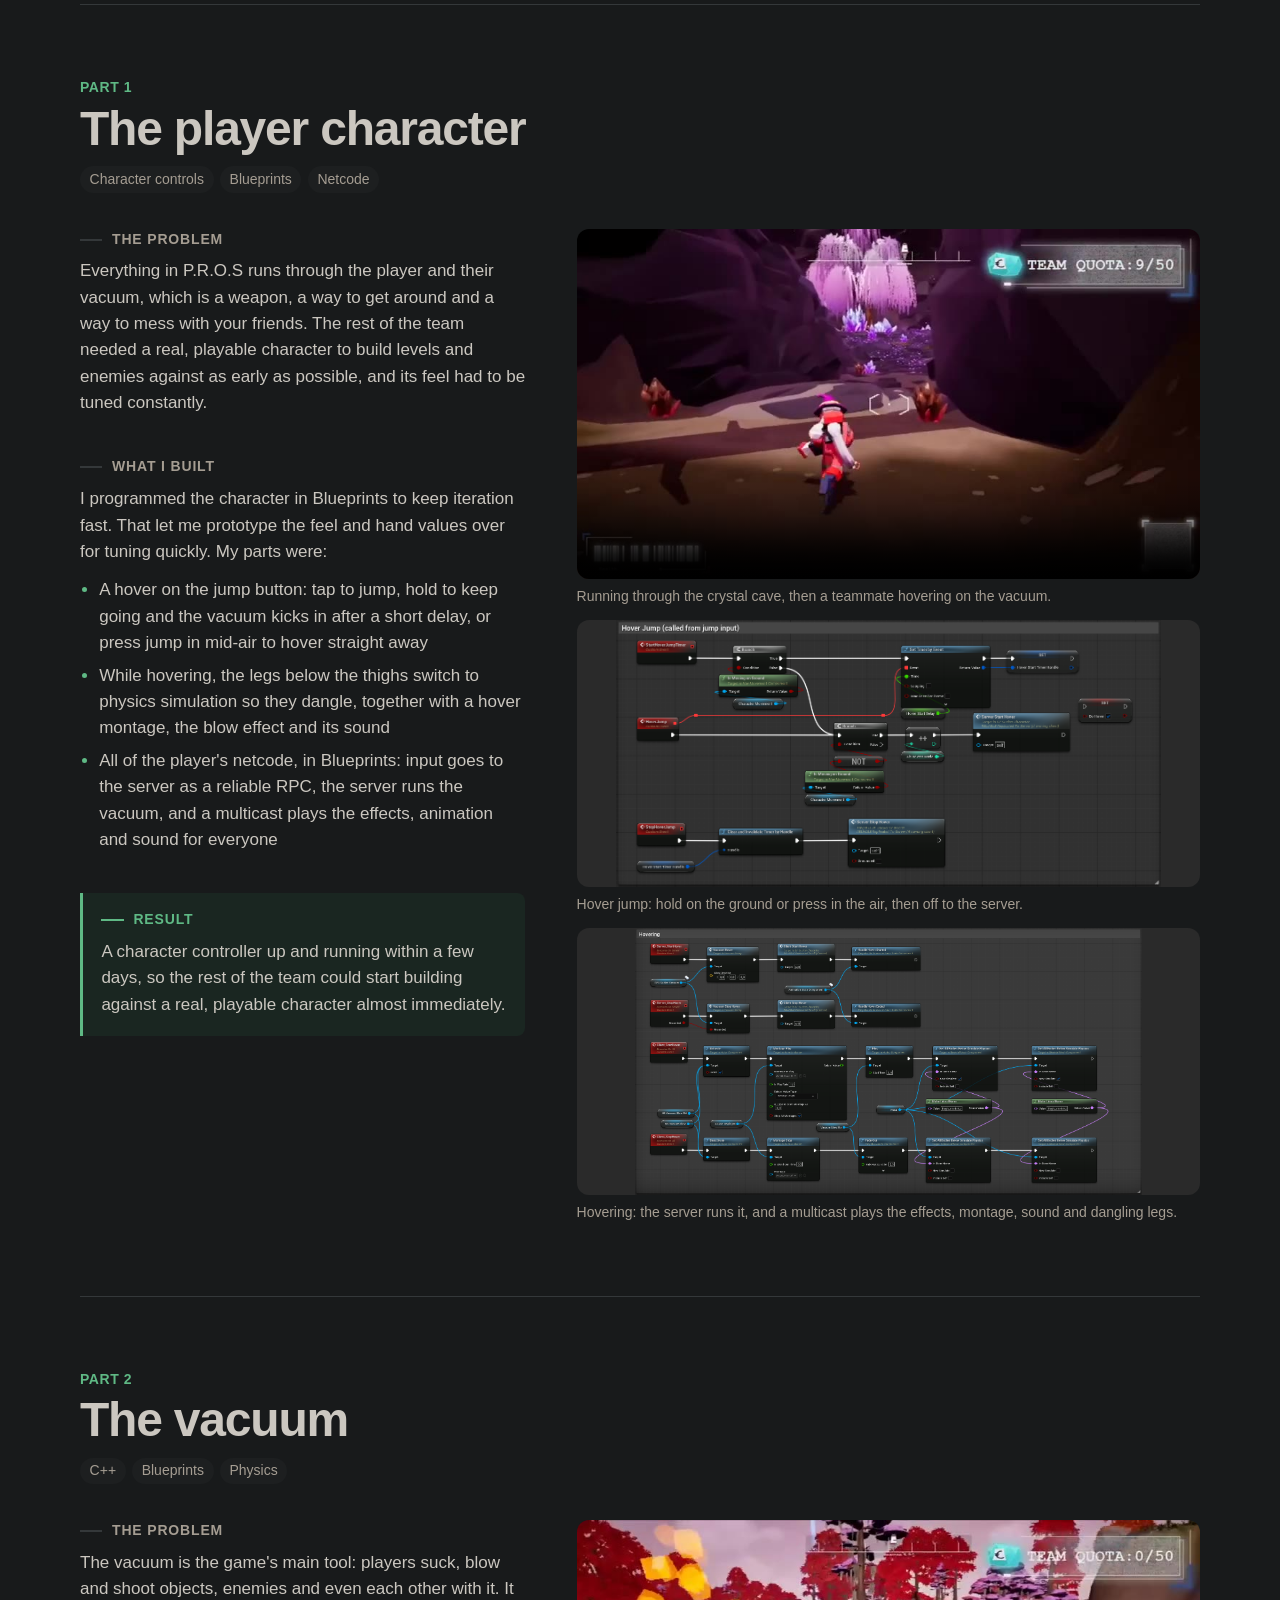
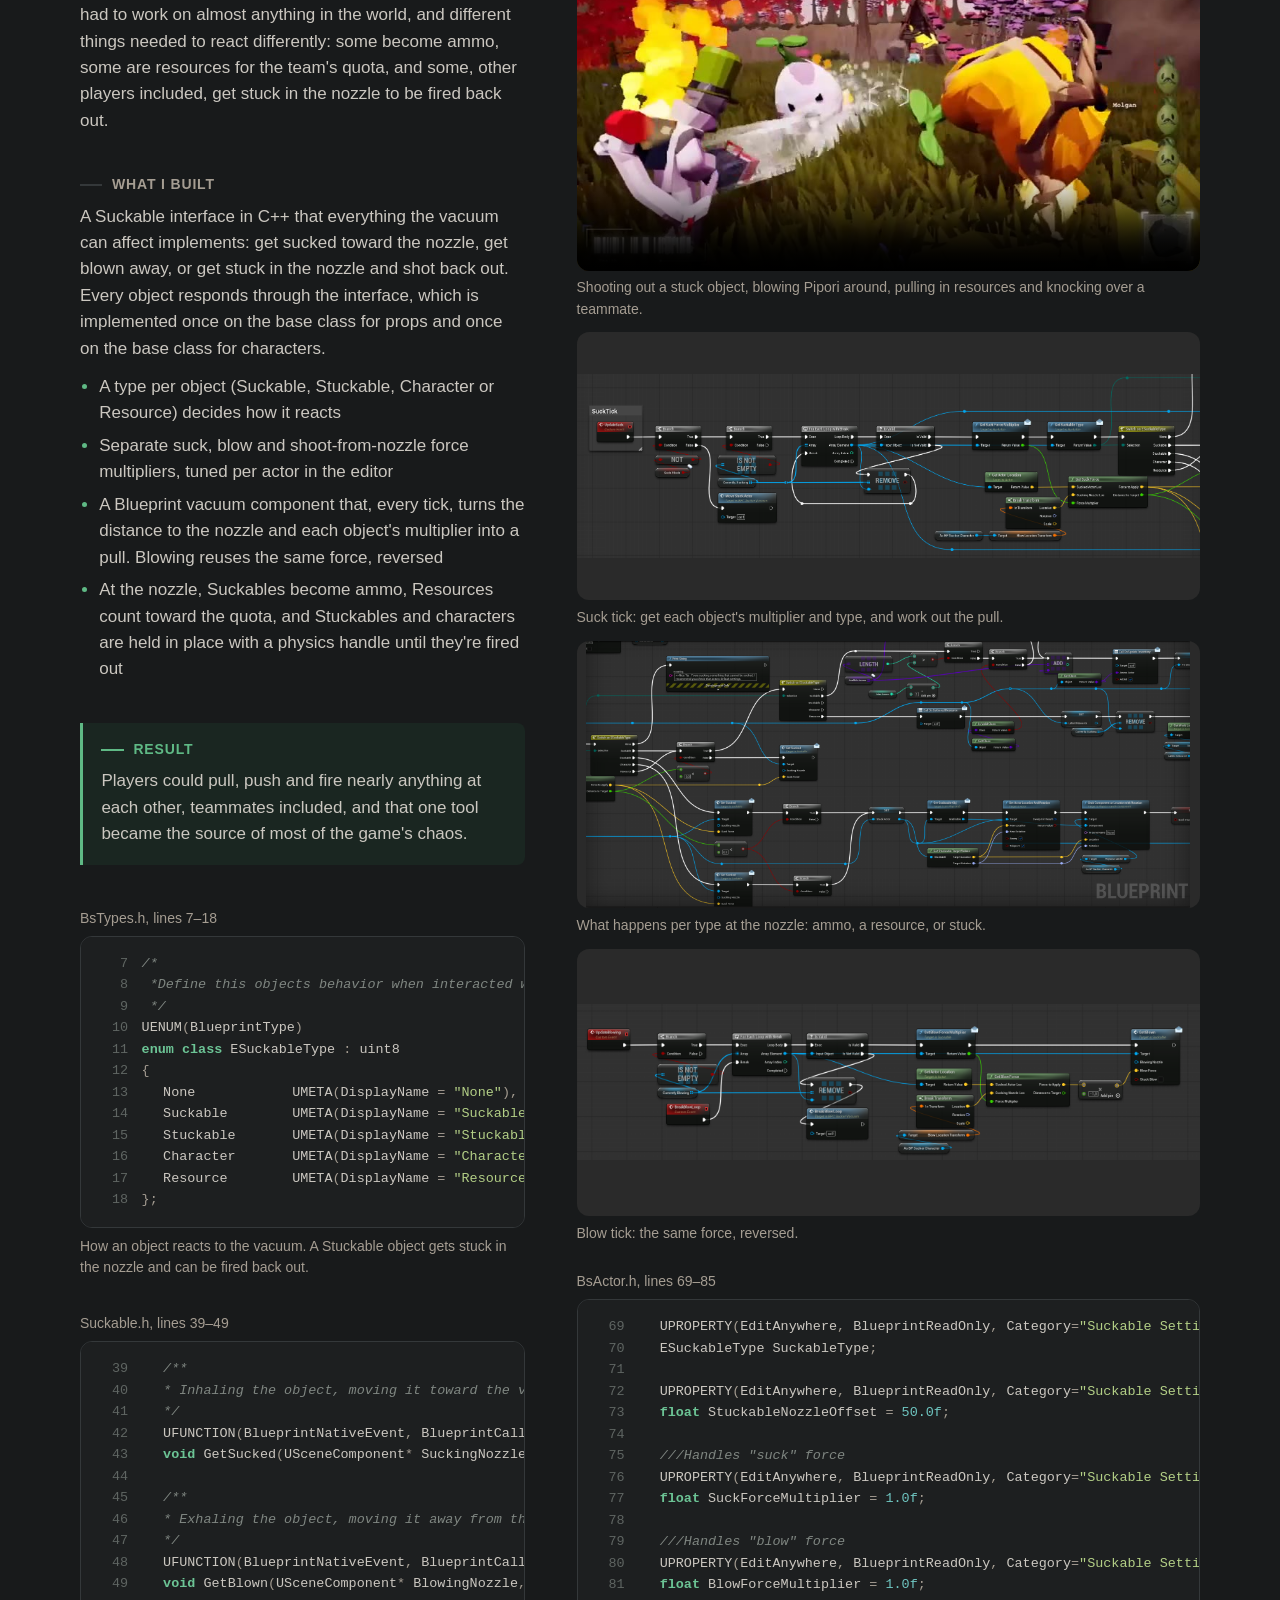
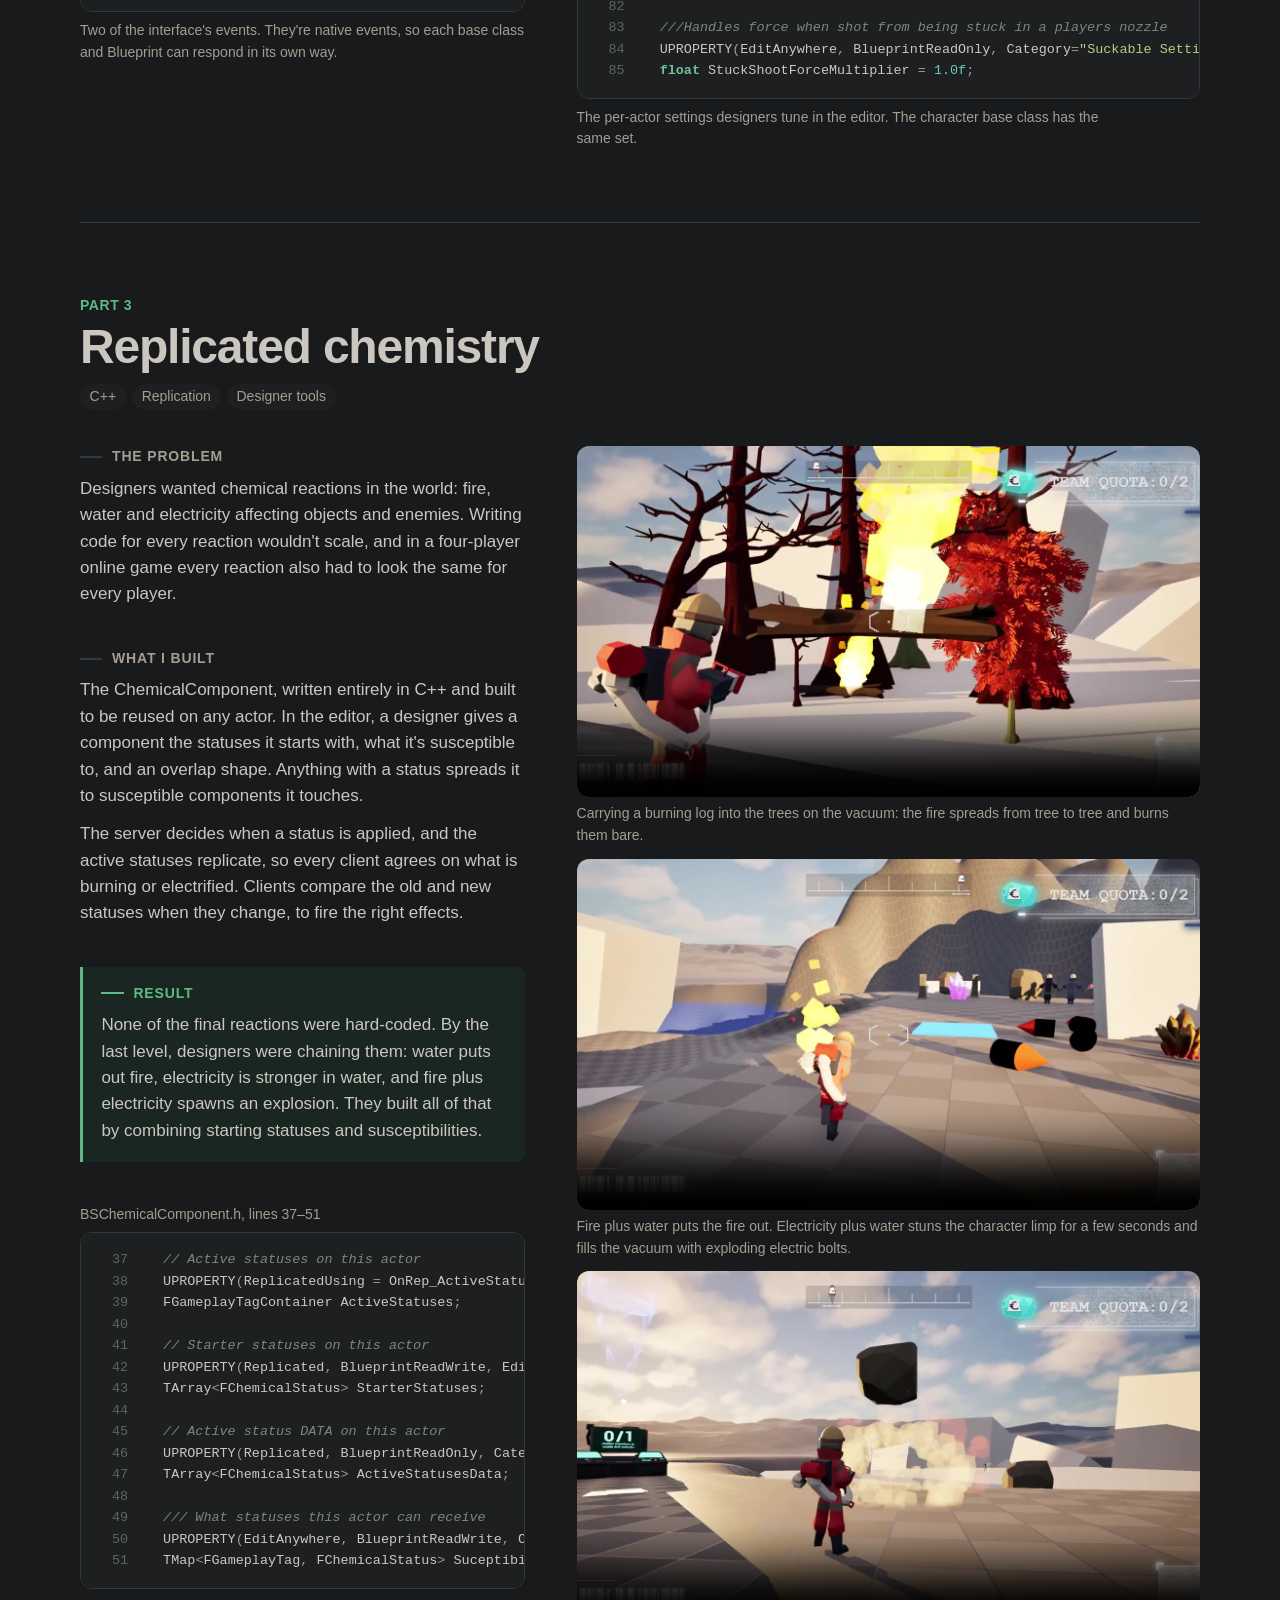
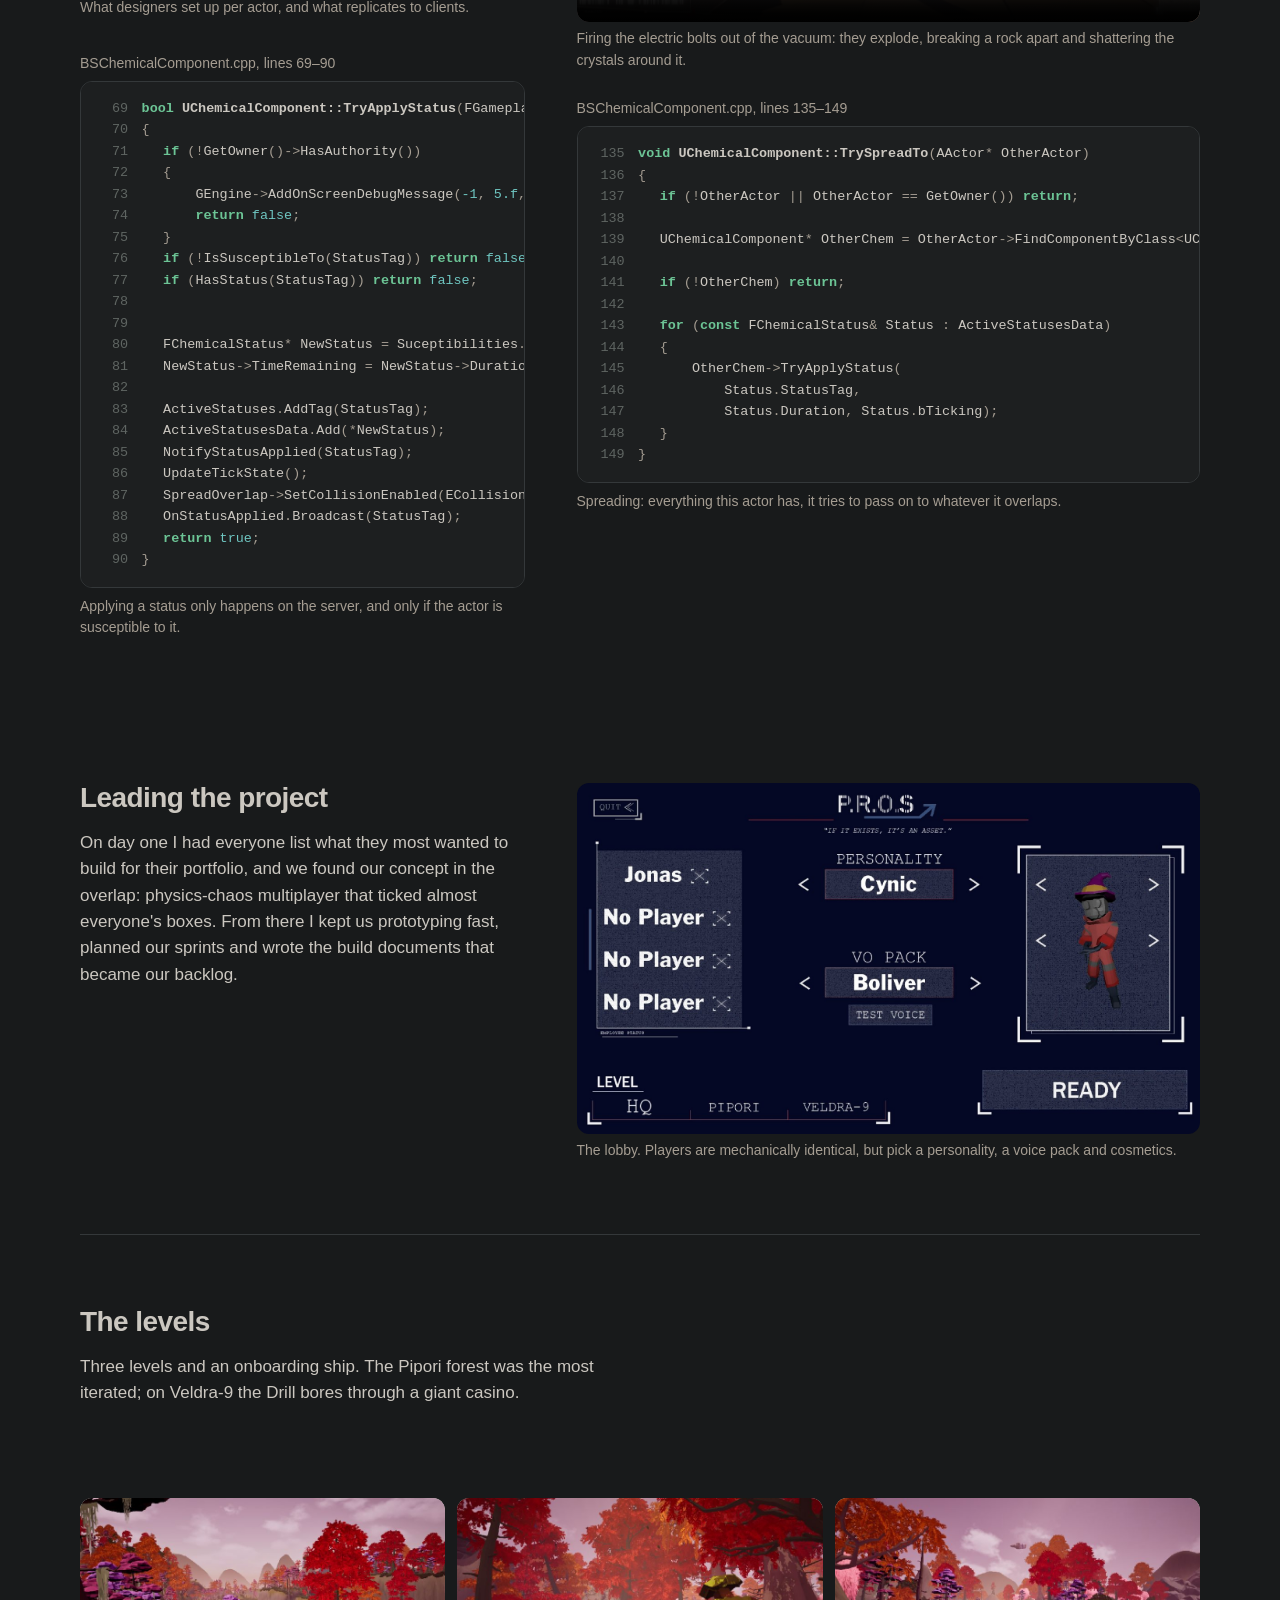
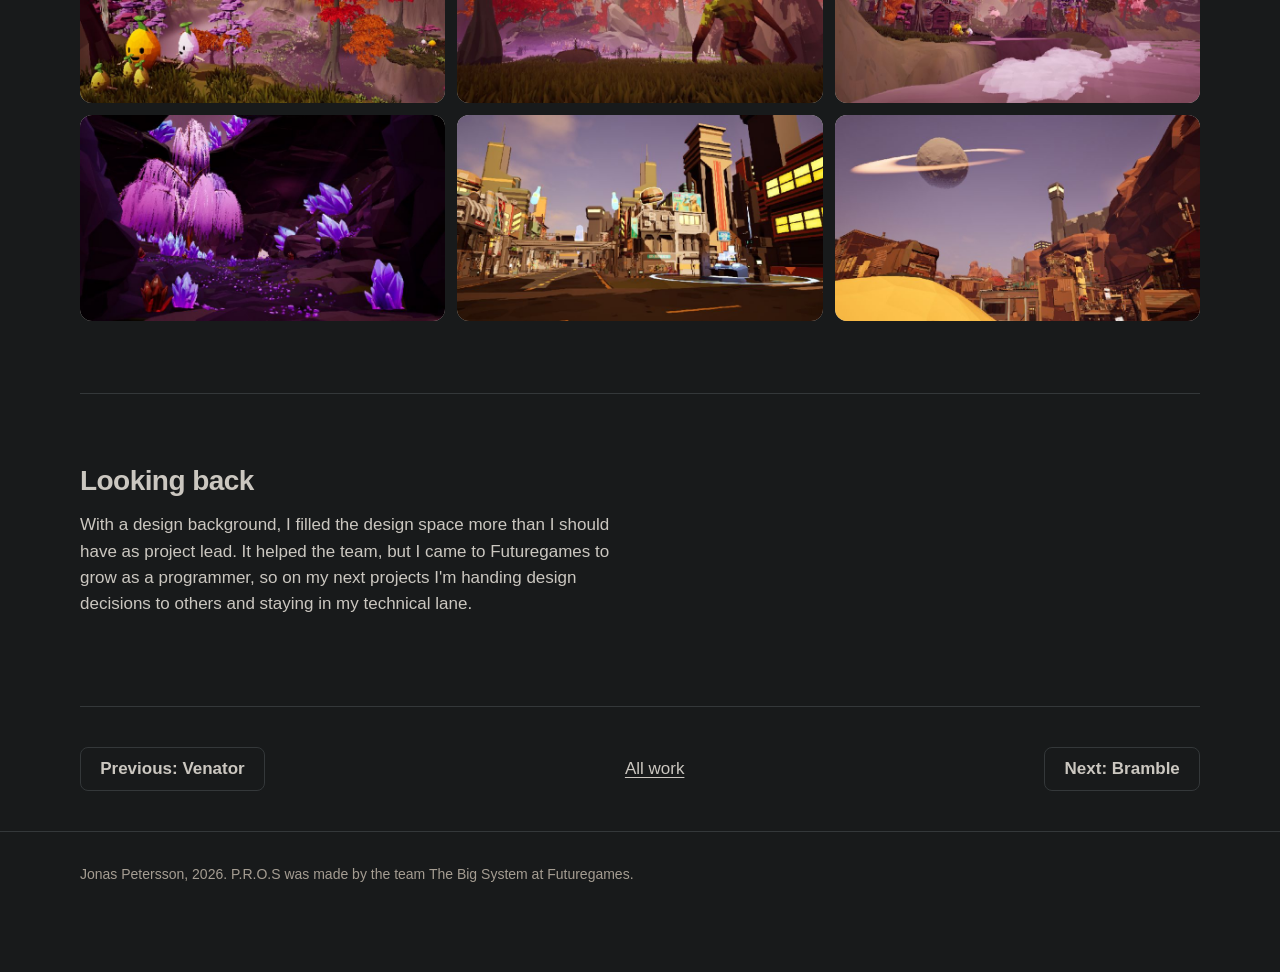
<file: projects/pros.html>
<!doctype html>
<html lang="en">
<head>
  <meta charset="utf-8">
  <meta name="viewport" content="width=device-width, initial-scale=1">
  <title>P.R.O.S, Jonas Petersson</title>
  <meta name="description" content="Project lead and lead programmer on P.R.O.S, a four-player online physics-sandbox extraction shooter. The player character, the vacuum, and a replicated C++ chemical-reaction component for designers.">
  <meta property="og:image" content="https://jonaspwnas.com/media/pros/header.jpg">
  <link rel="stylesheet" href="../css/style.css">
  <!--
    THIS PAGE USES THE PROBLEM / WHAT I BUILT / RESULT STRUCTURE
    - The cards under "What I solved" link to the parts below. Keep 1 to 3 parts.
    - Each <section class="part"> has three steps: The problem, What I built, Result.
    - To mark text as a draft, add class="ph" to it: it shows a yellow "Placeholder" label until you remove it.
    - To add a clip: <video src="../media/pros/name.mp4" poster="../media/pros/name.jpg" controls loop muted playsinline preload="metadata"></video>
  -->
</head>
<body>
  <header class="site-header">
    <div class="wrap">
      <a class="site-name" href="../">Jonas Petersson</a>
      <nav class="site-nav" aria-label="Main">
        <a href="../#work">Work</a>
        <a href="../#about">About</a>
        <a href="../#contact">Contact</a>
        <a href="../files/cv.pdf">CV</a>
      </nav>
    </div>
  </header>

  <main class="wrap">
    <a class="back" href="../#work">All work</a>

    <figure class="title-art">
      <img src="../media/pros/header.jpg" alt="P.R.O.S title card: a green planet with a barcode sticker and a drill on top, next to the logo and the slogan &quot;If it exists, it's an asset.&quot;" width="1920" height="1080">
    </figure>

    <header class="project-head">
      <h1>P.R.O.S</h1>
      <p class="summary">A four-player online physics-sandbox extraction shooter. I was project lead and lead programmer, built the player character and the vacuum's sucking and blowing, and wrote a replicated C++ component that lets designers create chemical reactions without code.</p>
    </header>

    <dl class="facts">
      <div><dt>My role</dt><dd>Project lead (product owner), lead programmer</dd></div>
      <div><dt>Team</dt><dd>3 artists, 3 programmers, 4 designers</dd></div>
      <div><dt>Length</dt><dd>7 weeks, Futuregames</dd></div>
      <div><dt>Genre</dt><dd>Online co-op extraction shooter, 4 players</dd></div>
      <div><dt>Tech</dt><dd>Unreal Engine 5, C++, Blueprints, Perforce</dd></div>
    </dl>

    <!-- Overview: what the problems are, each card jumps to its part -->
    <section class="parts-intro" aria-labelledby="parts-title">
      <h2 id="parts-title">What I solved</h2>
      <ol class="parts">
        <li><a href="#character">
          <span class="part-num">Part 1 · Character controls</span>
          <strong>The player character</strong>
          <span>The team needed a playable character to build against within days.</span>
        </a></li>
        <li><a href="#vacuum">
          <span class="part-num">Part 2 · C++, Blueprints</span>
          <strong>The vacuum</strong>
          <span>The vacuum had to suck, blow and shoot almost anything, from loose props to other players.</span>
        </a></li>
        <li><a href="#chemistry">
          <span class="part-num">Part 3 · C++, replication</span>
          <strong>Replicated chemistry</strong>
          <span>Designers wanted chemical reactions that stay in sync online, without writing code for each one.</span>
        </a></li>
      </ol>
    </section>

    <!-- PART 1 -->
    <section class="part" id="character" aria-labelledby="character-title">
      <header class="part-head">
        <p class="part-num">Part 1</p>
        <h2 id="character-title">The player character</h2>
        <ul class="tags" aria-label="Tech"><li>Character controls</li><li>Blueprints</li><li>Netcode</li></ul>
      </header>
      <div class="part-body">
        <div class="steps">
          <div class="step">
            <h3>The problem</h3>
            <p>Everything in P.R.O.S runs through the player and their vacuum, which is a weapon, a way to get around and a way to mess with your friends. The rest of the team needed a real, playable character to build levels and enemies against as early as possible, and its feel had to be tuned constantly.</p>
          </div>
          <div class="step">
            <h3>What I built</h3>
            <p>I programmed the character in Blueprints to keep iteration fast. That let me prototype the feel and hand values over for tuning quickly. My parts were:</p>
            <ul>
              <li>A hover on the jump button: tap to jump, hold to keep going and the vacuum kicks in after a short delay, or press jump in mid-air to hover straight away</li>
              <li>While hovering, the legs below the thighs switch to physics simulation so they dangle, together with a hover montage, the blow effect and its sound</li>
              <li>All of the player's netcode, in Blueprints: input goes to the server as a reliable RPC, the server runs the vacuum, and a multicast plays the effects, animation and sound for everyone</li>
            </ul>
          </div>
          <div class="step step-result">
            <h3>Result</h3>
            <p>A character controller up and running within a few days, so the rest of the team could start building against a real, playable character almost immediately.</p>
          </div>
        </div>
        <div class="block-media">
          <figure>
            <video src="../media/pros/movement.mp4" poster="../media/pros/movement.jpg" controls loop muted playsinline preload="metadata"></video>
            <figcaption>Running through the crystal cave, then a teammate hovering on the vacuum.</figcaption>
          </figure>
          <!-- Blueprint screenshots from the character. Click to enlarge. -->
          <ul class="gallery diagrams">
            <li><figure>
              <a href="../media/pros/bp-hover-jump.png" data-caption="Hover jump: on the ground a held jump starts a timer, in the air jump hovers straight away, and both go to the server">
                <img src="../media/pros/bp-hover-jump.png" alt="Unreal Blueprint graph: StartHoverJumpTimer sets a timer if the character is on the ground, HoverJump checks that the character is airborne, counts air hovers and calls the Server Start Hover RPC, and StopHoverJump clears the timer and calls Server Stop Hover" loading="lazy">
              </a>
              <figcaption>Hover jump: hold on the ground or press in the air, then off to the server.</figcaption>
            </figure></li>
            <li><figure>
              <a href="../media/pros/bp-hovering.png" data-caption="Hovering: the server runs the vacuum hover and multicasts the effects, montage, sound and dangling legs to everyone">
                <img src="../media/pros/bp-hovering.png" alt="Unreal Blueprint graph: Server_StartHover runs Vacuum Hover and multicasts Client Start Hover, which activates the blow effects, plays a hover montage and sound, and sets the leg bones below the thighs to simulate physics; stopping reverses each step" loading="lazy">
              </a>
              <figcaption>Hovering: the server runs it, and a multicast plays the effects, montage, sound and dangling legs.</figcaption>
            </figure></li>
          </ul>
        </div>
      </div>
    </section>

    <!-- PART 2 -->
    <section class="part" id="vacuum" aria-labelledby="vacuum-title">
      <header class="part-head">
        <p class="part-num">Part 2</p>
        <h2 id="vacuum-title">The vacuum</h2>
        <ul class="tags" aria-label="Tech"><li>C++</li><li>Blueprints</li><li>Physics</li></ul>
      </header>
      <div class="part-body">
        <div class="steps">
          <div class="step">
            <h3>The problem</h3>
            <p>The vacuum is the game's main tool: players suck, blow and shoot objects, enemies and even each other with it. It had to work on almost anything in the world, and different things needed to react differently: some become ammo, some are resources for the team's quota, and some, other players included, get stuck in the nozzle to be fired back out.</p>
          </div>
          <div class="step">
            <h3>What I built</h3>
            <p>A Suckable interface in C++ that everything the vacuum can affect implements: get sucked toward the nozzle, get blown away, or get stuck in the nozzle and shot back out. <span>Every object responds through the interface, which is implemented once on the base class for props and once on the base class for characters.</span></p>
            <ul>
              <li>A type per object (Suckable, Stuckable, Character or Resource) decides how it reacts</li>
              <li>Separate suck, blow and shoot-from-nozzle force multipliers, tuned per actor in the editor</li>
              <li>A Blueprint vacuum component that, every tick, turns the distance to the nozzle and each object's multiplier into a pull. Blowing reuses the same force, reversed</li>
              <li>At the nozzle, Suckables become ammo, Resources count toward the quota, and Stuckables and characters are held in place with a physics handle until they're fired out</li>
            </ul>
          </div>
          <div class="step step-result">
            <h3>Result</h3>
            <p>Players could pull, push and fire nearly anything at each other, teammates included, and that one tool became the source of most of the game's chaos.</p>
          </div>
            <div class="code-list">
            <figure class="code">
              <figcaption>BsTypes.h, lines 7–18</figcaption>
              <pre><code style="counter-reset: line 6"><span class="line"><span class="c-cm">/*</span></span>
<span class="line"><span class="c-cm"> *Define this objects behavior when interacted with thorugh the vacuum</span></span>
<span class="line"><span class="c-cm"> */</span></span>
<span class="line"><span class="c-n">UENUM</span><span class="c-p">(</span><span class="c-n">BlueprintType</span><span class="c-p">)</span></span>
<span class="line"><span class="c-k">enum</span><span class="c-w"> </span><span class="c-k">class</span><span class="c-w"> </span><span class="c-nc">ESuckableType</span><span class="c-w"> </span><span class="c-o">:</span><span class="c-w"> </span><span class="c-n">uint8</span></span>
<span class="line"><span class="c-p">{</span></span>
<span class="line"><span class="c-w">	</span><span class="c-n">None</span><span class="c-w">			</span><span class="c-n">UMETA</span><span class="c-p">(</span><span class="c-n">DisplayName</span><span class="c-w"> </span><span class="c-o">=</span><span class="c-w"> </span><span class="c-s">"None"</span><span class="c-p">),</span></span>
<span class="line"><span class="c-w">	</span><span class="c-n">Suckable</span><span class="c-w">		</span><span class="c-n">UMETA</span><span class="c-p">(</span><span class="c-n">DisplayName</span><span class="c-w"> </span><span class="c-o">=</span><span class="c-w"> </span><span class="c-s">"Suckable"</span><span class="c-p">),</span></span>
<span class="line"><span class="c-w">	</span><span class="c-n">Stuckable</span><span class="c-w">       </span><span class="c-n">UMETA</span><span class="c-p">(</span><span class="c-n">DisplayName</span><span class="c-w"> </span><span class="c-o">=</span><span class="c-w"> </span><span class="c-s">"Stuckable"</span><span class="c-p">),</span></span>
<span class="line"><span class="c-w">	</span><span class="c-n">Character</span><span class="c-w">		</span><span class="c-n">UMETA</span><span class="c-p">(</span><span class="c-n">DisplayName</span><span class="c-w"> </span><span class="c-o">=</span><span class="c-w"> </span><span class="c-s">"Character"</span><span class="c-p">),</span></span>
<span class="line"><span class="c-w">	</span><span class="c-n">Resource</span><span class="c-w">		</span><span class="c-n">UMETA</span><span class="c-p">(</span><span class="c-n">DisplayName</span><span class="c-w"> </span><span class="c-o">=</span><span class="c-w"> </span><span class="c-s">"Resource"</span><span class="c-p">)</span></span>
<span class="line"><span class="c-p">};</span></span></code></pre>
              <p class="code-note">How an object reacts to the vacuum. A Stuckable object gets stuck in the nozzle and can be fired back out.</p>
            </figure>
            <figure class="code">
              <figcaption>Suckable.h, lines 39–49</figcaption>
              <pre><code style="counter-reset: line 38"><span class="line"><span class="c-w">	</span><span class="c-cm">/**</span></span>
<span class="line"><span class="c-cm">	* Inhaling the object, moving it toward the vacuum nozzle </span></span>
<span class="line"><span class="c-cm">	*/</span></span>
<span class="line"><span class="c-w">	</span><span class="c-n">UFUNCTION</span><span class="c-p">(</span><span class="c-n">BlueprintNativeEvent</span><span class="c-p">,</span><span class="c-w"> </span><span class="c-n">BlueprintCallable</span><span class="c-p">,</span><span class="c-w"> </span><span class="c-n">meta</span><span class="c-w"> </span><span class="c-o">=</span><span class="c-w"> </span><span class="c-p">(</span><span class="c-n">Category</span><span class="c-w"> </span><span class="c-o">=</span><span class="c-w"> </span><span class="c-s">"Suckable"</span><span class="c-p">))</span></span>
<span class="line"><span class="c-w">	</span><span class="c-kt">void</span><span class="c-w"> </span><span class="c-n">GetSucked</span><span class="c-p">(</span><span class="c-n">USceneComponent</span><span class="c-o">*</span><span class="c-w"> </span><span class="c-n">SuckingNozzle</span><span class="c-p">,</span><span class="c-w"> </span><span class="c-n">FVector</span><span class="c-w"> </span><span class="c-n">SuckForce</span><span class="c-p">);</span></span>
<span class="line"></span>
<span class="line"><span class="c-w">	</span><span class="c-cm">/**</span></span>
<span class="line"><span class="c-cm">	* Exhaling the object, moving it away from the vacuum nozzle </span></span>
<span class="line"><span class="c-cm">	*/</span></span>
<span class="line"><span class="c-w">	</span><span class="c-n">UFUNCTION</span><span class="c-p">(</span><span class="c-n">BlueprintNativeEvent</span><span class="c-p">,</span><span class="c-w"> </span><span class="c-n">BlueprintCallable</span><span class="c-p">,</span><span class="c-w"> </span><span class="c-n">meta</span><span class="c-w"> </span><span class="c-o">=</span><span class="c-w"> </span><span class="c-p">(</span><span class="c-n">Category</span><span class="c-w"> </span><span class="c-o">=</span><span class="c-w"> </span><span class="c-s">"Suckable"</span><span class="c-p">))</span></span>
<span class="line"><span class="c-w">	</span><span class="c-kt">void</span><span class="c-w"> </span><span class="c-n">GetBlown</span><span class="c-p">(</span><span class="c-n">USceneComponent</span><span class="c-o">*</span><span class="c-w"> </span><span class="c-n">BlowingNozzle</span><span class="c-p">,</span><span class="c-w"> </span><span class="c-n">FVector</span><span class="c-w"> </span><span class="c-n">BlowForce</span><span class="c-p">,</span><span class="c-w"> </span><span class="c-kt">bool</span><span class="c-w"> </span><span class="c-n">StuckBlow</span><span class="c-p">);</span></span></code></pre>
              <p class="code-note">Two of the interface's events. They're native events, so each base class and Blueprint can respond in its own way.</p>
            </figure>
            </div>
        </div>
        <div class="block-media">
          <figure>
            <video src="../media/pros/vacuum.mp4" poster="../media/pros/vacuum.jpg" controls loop muted playsinline preload="metadata"></video>
            <figcaption>Shooting out a stuck object, blowing Pipori around, pulling in resources and knocking over a teammate.</figcaption>
          </figure>
          <!-- Blueprint screenshots from the vacuum component. Click to enlarge. -->
          <ul class="gallery diagrams">
            <li><figure>
              <a href="../media/pros/bp-suck-tick.png" data-caption="Suck tick: loop over everything being sucked, get each object's multiplier and type, and work out the pull">
                <img src="../media/pros/bp-suck-tick.png" alt="Unreal Blueprint graph: the UpdateSuck event checks for a stuck object, loops over the Currently Sucking array, removes invalid entries, gets each object's suck force multiplier and suckable type, and calculates the suck force from the actor and nozzle locations" loading="lazy">
              </a>
              <figcaption>Suck tick: get each object's multiplier and type, and work out the pull.</figcaption>
            </figure></li>
            <li><figure>
              <a href="../media/pros/bp-suck-types.png" data-caption="What happens per type: ammo, resources, or stuck in the nozzle">
                <img src="../media/pros/bp-suck-types.png" alt="Unreal Blueprint graph: a switch on the suckable type. Suckables are added to the ammo inventory, resources are gathered, and stuckables and characters are snapped to the nozzle and held with a physics handle" loading="lazy">
              </a>
              <figcaption>What happens per type at the nozzle: ammo, a resource, or stuck.</figcaption>
            </figure></li>
            <li><figure>
              <a href="../media/pros/bp-blow-tick.png" data-caption="Blow tick: the same force, multiplied by -1">
                <img src="../media/pros/bp-blow-tick.png" alt="Unreal Blueprint graph: the UpdateBlowing event loops over the Currently Blowing array, calculates the blow force and multiplies it by minus one before calling Get Blown" loading="lazy">
              </a>
              <figcaption>Blow tick: the same force, reversed.</figcaption>
            </figure></li>
          </ul>
          <div class="code-list">
          <figure class="code">
            <figcaption>BsActor.h, lines 69–85</figcaption>
            <pre><code style="counter-reset: line 68"><span class="line"><span class="c-w">	</span><span class="c-n">UPROPERTY</span><span class="c-p">(</span><span class="c-n">EditAnywhere</span><span class="c-p">,</span><span class="c-w"> </span><span class="c-n">BlueprintReadOnly</span><span class="c-p">,</span><span class="c-w"> </span><span class="c-n">Category</span><span class="c-o">=</span><span class="c-s">"Suckable Settings"</span><span class="c-p">)</span></span>
<span class="line"><span class="c-w">	</span><span class="c-n">ESuckableType</span><span class="c-w"> </span><span class="c-n">SuckableType</span><span class="c-p">;</span></span>
<span class="line"><span class="c-w">	</span></span>
<span class="line"><span class="c-w">	</span><span class="c-n">UPROPERTY</span><span class="c-p">(</span><span class="c-n">EditAnywhere</span><span class="c-p">,</span><span class="c-w"> </span><span class="c-n">BlueprintReadOnly</span><span class="c-p">,</span><span class="c-w"> </span><span class="c-n">Category</span><span class="c-o">=</span><span class="c-s">"Suckable Settings"</span><span class="c-p">)</span></span>
<span class="line"><span class="c-w">	</span><span class="c-kt">float</span><span class="c-w"> </span><span class="c-n">StuckableNozzleOffset</span><span class="c-w"> </span><span class="c-o">=</span><span class="c-w"> </span><span class="c-mf">50.0f</span><span class="c-p">;</span></span>
<span class="line"><span class="c-w">	</span></span>
<span class="line"><span class="c-w">	</span><span class="c-c1">///Handles "suck" force</span></span>
<span class="line"><span class="c-w">	</span><span class="c-n">UPROPERTY</span><span class="c-p">(</span><span class="c-n">EditAnywhere</span><span class="c-p">,</span><span class="c-w"> </span><span class="c-n">BlueprintReadOnly</span><span class="c-p">,</span><span class="c-w"> </span><span class="c-n">Category</span><span class="c-o">=</span><span class="c-s">"Suckable Settings"</span><span class="c-p">)</span></span>
<span class="line"><span class="c-w">	</span><span class="c-kt">float</span><span class="c-w"> </span><span class="c-n">SuckForceMultiplier</span><span class="c-w"> </span><span class="c-o">=</span><span class="c-w"> </span><span class="c-mf">1.0f</span><span class="c-p">;</span></span>
<span class="line"><span class="c-w">	</span></span>
<span class="line"><span class="c-w">	</span><span class="c-c1">///Handles "blow" force</span></span>
<span class="line"><span class="c-w">	</span><span class="c-n">UPROPERTY</span><span class="c-p">(</span><span class="c-n">EditAnywhere</span><span class="c-p">,</span><span class="c-w"> </span><span class="c-n">BlueprintReadOnly</span><span class="c-p">,</span><span class="c-w"> </span><span class="c-n">Category</span><span class="c-o">=</span><span class="c-s">"Suckable Settings"</span><span class="c-p">)</span></span>
<span class="line"><span class="c-w">	</span><span class="c-kt">float</span><span class="c-w"> </span><span class="c-n">BlowForceMultiplier</span><span class="c-w"> </span><span class="c-o">=</span><span class="c-w"> </span><span class="c-mf">1.0f</span><span class="c-p">;</span></span>
<span class="line"><span class="c-w">	</span></span>
<span class="line"><span class="c-w">	</span><span class="c-c1">///Handles force when shot from being stuck in a players nozzle</span></span>
<span class="line"><span class="c-w">	</span><span class="c-n">UPROPERTY</span><span class="c-p">(</span><span class="c-n">EditAnywhere</span><span class="c-p">,</span><span class="c-w"> </span><span class="c-n">BlueprintReadOnly</span><span class="c-p">,</span><span class="c-w"> </span><span class="c-n">Category</span><span class="c-o">=</span><span class="c-s">"Suckable Settings"</span><span class="c-p">)</span></span>
<span class="line"><span class="c-w">	</span><span class="c-kt">float</span><span class="c-w"> </span><span class="c-n">StuckShootForceMultiplier</span><span class="c-w"> </span><span class="c-o">=</span><span class="c-w"> </span><span class="c-mf">1.0f</span><span class="c-p">;</span></span></code></pre>
            <p class="code-note">The per-actor settings designers tune in the editor. The character base class has the same set.</p>
          </figure>
          </div>
        </div>
      </div>
    </section>

    <!-- PART 3 -->
    <section class="part" id="chemistry" aria-labelledby="chemistry-title">
      <header class="part-head">
        <p class="part-num">Part 3</p>
        <h2 id="chemistry-title">Replicated chemistry</h2>
        <ul class="tags" aria-label="Tech"><li>C++</li><li>Replication</li><li>Designer tools</li></ul>
      </header>
      <div class="part-body">
        <div class="steps">
          <div class="step">
            <h3>The problem</h3>
            <p>Designers wanted chemical reactions in the world: fire, water and electricity affecting objects and enemies. Writing code for every reaction wouldn't scale, and in a four-player online game every reaction also had to look the same for every player.</p>
          </div>
          <div class="step">
            <h3>What I built</h3>
            <p>The ChemicalComponent, written entirely in C++ and built to be reused on any actor. In the editor, a designer gives a component the statuses it starts with, what it's susceptible to, and an overlap shape. Anything with a status spreads it to susceptible components it touches.</p>
            <p>The server decides when a status is applied, and the active statuses replicate, so every client agrees on what is burning or electrified. Clients compare the old and new statuses when they change, to fire the right effects.</p>
          </div>
          <div class="step step-result">
            <h3>Result</h3>
            <p>None of the final reactions were hard-coded. By the last level, designers were chaining them: water puts out fire, electricity is stronger in water, and fire plus electricity spawns an explosion. They built all of that by combining starting statuses and susceptibilities.</p>
          </div>
          <div class="code-list">
            <figure class="code">
              <figcaption>BSChemicalComponent.h, lines 37–51</figcaption>
              <pre><code style="counter-reset: line 36"><span class="line"><span class="c-w">	</span><span class="c-c1">// Active statuses on this actor</span></span>
<span class="line"><span class="c-w">	</span><span class="c-n">UPROPERTY</span><span class="c-p">(</span><span class="c-n">ReplicatedUsing</span><span class="c-w"> </span><span class="c-o">=</span><span class="c-w"> </span><span class="c-n">OnRep_ActiveStatuses</span><span class="c-p">,</span><span class="c-w"> </span><span class="c-n">BlueprintReadWrite</span><span class="c-p">,</span><span class="c-w"> </span><span class="c-n">EditAnywhere</span><span class="c-p">,</span><span class="c-w"> </span><span class="c-n">Category</span><span class="c-w"> </span><span class="c-o">=</span><span class="c-w"> </span><span class="c-s">"Chemical"</span><span class="c-p">)</span></span>
<span class="line"><span class="c-w">	</span><span class="c-n">FGameplayTagContainer</span><span class="c-w"> </span><span class="c-n">ActiveStatuses</span><span class="c-p">;</span></span>
<span class="line"><span class="c-w">	</span></span>
<span class="line"><span class="c-w">	</span><span class="c-c1">// Starter statuses on this actor</span></span>
<span class="line"><span class="c-w">	</span><span class="c-n">UPROPERTY</span><span class="c-p">(</span><span class="c-n">Replicated</span><span class="c-p">,</span><span class="c-w"> </span><span class="c-n">BlueprintReadWrite</span><span class="c-p">,</span><span class="c-w"> </span><span class="c-n">EditAnywhere</span><span class="c-p">,</span><span class="c-w"> </span><span class="c-n">Category</span><span class="c-w"> </span><span class="c-o">=</span><span class="c-w"> </span><span class="c-s">"Chemical"</span><span class="c-p">)</span></span>
<span class="line"><span class="c-w">	</span><span class="c-n">TArray</span><span class="c-o">&lt;</span><span class="c-n">FChemicalStatus</span><span class="c-o">&gt;</span><span class="c-w"> </span><span class="c-n">StarterStatuses</span><span class="c-p">;</span></span>
<span class="line"><span class="c-w">	</span></span>
<span class="line"><span class="c-w">	</span><span class="c-c1">// Active status DATA on this actor</span></span>
<span class="line"><span class="c-w">	</span><span class="c-n">UPROPERTY</span><span class="c-p">(</span><span class="c-n">Replicated</span><span class="c-p">,</span><span class="c-w"> </span><span class="c-n">BlueprintReadOnly</span><span class="c-p">,</span><span class="c-w"> </span><span class="c-n">Category</span><span class="c-w"> </span><span class="c-o">=</span><span class="c-w"> </span><span class="c-s">"Chemical"</span><span class="c-p">)</span></span>
<span class="line"><span class="c-w">	</span><span class="c-n">TArray</span><span class="c-o">&lt;</span><span class="c-n">FChemicalStatus</span><span class="c-o">&gt;</span><span class="c-w"> </span><span class="c-n">ActiveStatusesData</span><span class="c-p">;</span></span>
<span class="line"></span>
<span class="line"><span class="c-w">	</span><span class="c-c1">/// What statuses this actor can receive</span></span>
<span class="line"><span class="c-w">	</span><span class="c-n">UPROPERTY</span><span class="c-p">(</span><span class="c-n">EditAnywhere</span><span class="c-p">,</span><span class="c-w"> </span><span class="c-n">BlueprintReadWrite</span><span class="c-p">,</span><span class="c-w"> </span><span class="c-n">Category</span><span class="c-w"> </span><span class="c-o">=</span><span class="c-w"> </span><span class="c-s">"Chemical"</span><span class="c-p">)</span></span>
<span class="line"><span class="c-w">	</span><span class="c-n">TMap</span><span class="c-o">&lt;</span><span class="c-n">FGameplayTag</span><span class="c-p">,</span><span class="c-w"> </span><span class="c-n">FChemicalStatus</span><span class="c-o">&gt;</span><span class="c-w"> </span><span class="c-n">Suceptibilities</span><span class="c-p">;</span></span></code></pre>
              <p class="code-note">What designers set up per actor, and what replicates to clients.</p>
            </figure>
            <figure class="code">
              <figcaption>BSChemicalComponent.cpp, lines 69–90</figcaption>
              <pre><code style="counter-reset: line 68"><span class="line"><span class="c-kt">bool</span><span class="c-w"> </span><span class="c-nf">UChemicalComponent::TryApplyStatus</span><span class="c-p">(</span><span class="c-n">FGameplayTag</span><span class="c-w"> </span><span class="c-n">StatusTag</span><span class="c-p">,</span><span class="c-w"> </span><span class="c-kt">float</span><span class="c-w"> </span><span class="c-n">Duration</span><span class="c-p">,</span><span class="c-w"> </span><span class="c-kt">bool</span><span class="c-w"> </span><span class="c-n">bTicking</span><span class="c-p">)</span></span>
<span class="line"><span class="c-p">{</span></span>
<span class="line"><span class="c-w">	</span><span class="c-k">if</span><span class="c-w"> </span><span class="c-p">(</span><span class="c-o">!</span><span class="c-n">GetOwner</span><span class="c-p">()</span><span class="c-o">-&gt;</span><span class="c-n">HasAuthority</span><span class="c-p">())</span></span>
<span class="line"><span class="c-w">	</span><span class="c-p">{</span></span>
<span class="line"><span class="c-w">		</span><span class="c-n">GEngine</span><span class="c-o">-&gt;</span><span class="c-n">AddOnScreenDebugMessage</span><span class="c-p">(</span><span class="c-mi">-1</span><span class="c-p">,</span><span class="c-w"> </span><span class="c-mf">5.f</span><span class="c-p">,</span><span class="c-w"> </span><span class="c-n">FColor</span><span class="c-o">::</span><span class="c-n">Red</span><span class="c-p">,</span><span class="c-w"> </span><span class="c-n">TEXT</span><span class="c-p">(</span><span class="c-s">"Spreader has no AUTH"</span><span class="c-p">));</span></span>
<span class="line"><span class="c-w">		</span><span class="c-k">return</span><span class="c-w"> </span><span class="c-nb">false</span><span class="c-p">;</span></span>
<span class="line"><span class="c-w">	</span><span class="c-p">}</span></span>
<span class="line"><span class="c-w">	</span><span class="c-k">if</span><span class="c-w"> </span><span class="c-p">(</span><span class="c-o">!</span><span class="c-n">IsSusceptibleTo</span><span class="c-p">(</span><span class="c-n">StatusTag</span><span class="c-p">))</span><span class="c-w"> </span><span class="c-k">return</span><span class="c-w"> </span><span class="c-nb">false</span><span class="c-p">;</span></span>
<span class="line"><span class="c-w">	</span><span class="c-k">if</span><span class="c-w"> </span><span class="c-p">(</span><span class="c-n">HasStatus</span><span class="c-p">(</span><span class="c-n">StatusTag</span><span class="c-p">))</span><span class="c-w"> </span><span class="c-k">return</span><span class="c-w"> </span><span class="c-nb">false</span><span class="c-p">;</span></span>
<span class="line"><span class="c-w">	</span></span>
<span class="line"></span>
<span class="line"><span class="c-w">	</span><span class="c-n">FChemicalStatus</span><span class="c-o">*</span><span class="c-w"> </span><span class="c-n">NewStatus</span><span class="c-w"> </span><span class="c-o">=</span><span class="c-w"> </span><span class="c-n">Suceptibilities</span><span class="c-p">.</span><span class="c-n">Find</span><span class="c-p">(</span><span class="c-n">StatusTag</span><span class="c-p">);</span></span>
<span class="line"><span class="c-w">	</span><span class="c-n">NewStatus</span><span class="c-o">-&gt;</span><span class="c-n">TimeRemaining</span><span class="c-w"> </span><span class="c-o">=</span><span class="c-w"> </span><span class="c-n">NewStatus</span><span class="c-o">-&gt;</span><span class="c-n">Duration</span><span class="c-p">;</span></span>
<span class="line"><span class="c-w">	</span></span>
<span class="line"><span class="c-w">	</span><span class="c-n">ActiveStatuses</span><span class="c-p">.</span><span class="c-n">AddTag</span><span class="c-p">(</span><span class="c-n">StatusTag</span><span class="c-p">);</span></span>
<span class="line"><span class="c-w">	</span><span class="c-n">ActiveStatusesData</span><span class="c-p">.</span><span class="c-n">Add</span><span class="c-p">(</span><span class="c-o">*</span><span class="c-n">NewStatus</span><span class="c-p">);</span></span>
<span class="line"><span class="c-w">	</span><span class="c-n">NotifyStatusApplied</span><span class="c-p">(</span><span class="c-n">StatusTag</span><span class="c-p">);</span></span>
<span class="line"><span class="c-w">	</span><span class="c-n">UpdateTickState</span><span class="c-p">();</span></span>
<span class="line"><span class="c-w">	</span><span class="c-n">SpreadOverlap</span><span class="c-o">-&gt;</span><span class="c-n">SetCollisionEnabled</span><span class="c-p">(</span><span class="c-n">ECollisionEnabled</span><span class="c-o">::</span><span class="c-n">QueryOnly</span><span class="c-p">);</span></span>
<span class="line"><span class="c-w">	</span><span class="c-n">OnStatusApplied</span><span class="c-p">.</span><span class="c-n">Broadcast</span><span class="c-p">(</span><span class="c-n">StatusTag</span><span class="c-p">);</span></span>
<span class="line"><span class="c-w">	</span><span class="c-k">return</span><span class="c-w"> </span><span class="c-nb">true</span><span class="c-p">;</span></span>
<span class="line"><span class="c-p">}</span></span></code></pre>
              <p class="code-note">Applying a status only happens on the server, and only if the actor is susceptible to it.</p>
            </figure>
            </div>
        </div>
        <div class="block-media">
          <figure>
            <video src="../media/pros/burning.mp4" poster="../media/pros/burning.jpg" controls loop muted playsinline preload="metadata"></video>
            <figcaption>Carrying a burning log into the trees on the vacuum: the fire spreads from tree to tree and burns them bare.</figcaption>
          </figure>
          <figure>
            <video src="../media/pros/reactions.mp4" poster="../media/pros/reactions.jpg" controls loop muted playsinline preload="metadata"></video>
            <figcaption>Fire plus water puts the fire out. Electricity plus water stuns the character limp for a few seconds and fills the vacuum with exploding electric bolts.</figcaption>
          </figure>
          <figure>
            <video src="../media/pros/explosions.mp4" poster="../media/pros/explosions.jpg" controls loop muted playsinline preload="metadata"></video>
            <figcaption>Firing the electric bolts out of the vacuum: they explode, breaking a rock apart and shattering the crystals around it.</figcaption>
          </figure>
          <div class="code-list">
          <figure class="code">
            <figcaption>BSChemicalComponent.cpp, lines 135–149</figcaption>
            <pre><code style="counter-reset: line 134"><span class="line"><span class="c-kt">void</span><span class="c-w"> </span><span class="c-nf">UChemicalComponent::TrySpreadTo</span><span class="c-p">(</span><span class="c-n">AActor</span><span class="c-o">*</span><span class="c-w"> </span><span class="c-n">OtherActor</span><span class="c-p">)</span></span>
<span class="line"><span class="c-p">{</span></span>
<span class="line"><span class="c-w">	</span><span class="c-k">if</span><span class="c-w"> </span><span class="c-p">(</span><span class="c-o">!</span><span class="c-n">OtherActor</span><span class="c-w"> </span><span class="c-o">||</span><span class="c-w"> </span><span class="c-n">OtherActor</span><span class="c-w"> </span><span class="c-o">==</span><span class="c-w"> </span><span class="c-n">GetOwner</span><span class="c-p">())</span><span class="c-w"> </span><span class="c-k">return</span><span class="c-p">;</span></span>
<span class="line"></span>
<span class="line"><span class="c-w">	</span><span class="c-n">UChemicalComponent</span><span class="c-o">*</span><span class="c-w"> </span><span class="c-n">OtherChem</span><span class="c-w"> </span><span class="c-o">=</span><span class="c-w"> </span><span class="c-n">OtherActor</span><span class="c-o">-&gt;</span><span class="c-n">FindComponentByClass</span><span class="c-o">&lt;</span><span class="c-n">UChemicalComponent</span><span class="c-o">&gt;</span><span class="c-p">();</span></span>
<span class="line"><span class="c-w">	</span></span>
<span class="line"><span class="c-w">	</span><span class="c-k">if</span><span class="c-w"> </span><span class="c-p">(</span><span class="c-o">!</span><span class="c-n">OtherChem</span><span class="c-p">)</span><span class="c-w"> </span><span class="c-k">return</span><span class="c-p">;</span></span>
<span class="line"></span>
<span class="line"><span class="c-w">	</span><span class="c-k">for</span><span class="c-w"> </span><span class="c-p">(</span><span class="c-k">const</span><span class="c-w"> </span><span class="c-n">FChemicalStatus</span><span class="c-o">&amp;</span><span class="c-w"> </span><span class="c-n">Status</span><span class="c-w"> </span><span class="c-o">:</span><span class="c-w"> </span><span class="c-n">ActiveStatusesData</span><span class="c-p">)</span></span>
<span class="line"><span class="c-w">	</span><span class="c-p">{</span></span>
<span class="line"><span class="c-w">		</span><span class="c-n">OtherChem</span><span class="c-o">-&gt;</span><span class="c-n">TryApplyStatus</span><span class="c-p">(</span></span>
<span class="line"><span class="c-w">			</span><span class="c-n">Status</span><span class="c-p">.</span><span class="c-n">StatusTag</span><span class="c-p">,</span></span>
<span class="line"><span class="c-w">			</span><span class="c-n">Status</span><span class="c-p">.</span><span class="c-n">Duration</span><span class="c-p">,</span><span class="c-w"> </span><span class="c-n">Status</span><span class="c-p">.</span><span class="c-n">bTicking</span><span class="c-p">);</span></span>
<span class="line"><span class="c-w">	</span><span class="c-p">}</span></span>
<span class="line"><span class="c-p">}</span></span></code></pre>
            <p class="code-note">Spreading: everything this actor has, it tries to pass on to whatever it overlaps.</p>
          </figure>
          </div>
        </div>
      </div>
    </section>

    <!-- Leading the project: a normal block, not a part -->
    <section class="block">
      <div class="block-text">
        <h2>Leading the project</h2>
        <p>On day one I had everyone list what they most wanted to build for their portfolio, and we found our concept in the overlap: physics-chaos multiplayer that ticked almost everyone's boxes. From there I kept us prototyping fast, planned our sprints and wrote the build documents that became our backlog.</p>
      </div>
      <div class="block-media">
        <figure>
          <img src="../media/pros/gallery/lobby.jpg" alt="The P.R.O.S lobby: four player slots, a personality and voice-pack picker, a character in a red suit and a wizard hat, and a level select" loading="lazy">
          <figcaption>The lobby. Players are mechanically identical, but pick a personality, a voice pack and cosmetics.</figcaption>
        </figure>
      </div>
    </section>

    <!-- Screenshots, open large on click -->
    <section class="block full">
      <div class="block-text">
        <h2>The levels</h2>
        <p>Three levels and an onboarding ship. The Pipori forest was the most iterated; on Veldra-9 the Drill bores through a giant casino.</p>
      </div>
      <ul class="gallery">
        <li><a href="../media/pros/gallery/pipori.jpg">
          <img src="../media/pros/gallery/thumbs/pipori.jpg" alt="Pipori, fruit-shaped enemies with legs, in a red and purple forest above a misty valley" loading="lazy">
        </a></li>
        <li><a href="../media/pros/gallery/forest-enemy.jpg">
          <img src="../media/pros/gallery/thumbs/forest-enemy.jpg" alt="A lanky mushroom-headed creature walking through a red autumn forest" loading="lazy">
        </a></li>
        <li><a href="../media/pros/gallery/swamp-village.jpg">
          <img src="../media/pros/gallery/thumbs/swamp-village.jpg" alt="Stilt houses by a pink river, with Pipori on the bank and a ship in the sky" loading="lazy">
        </a></li>
        <li><a href="../media/pros/gallery/crystal-cave.jpg">
          <img src="../media/pros/gallery/thumbs/crystal-cave.jpg" alt="A dark cave with a glowing pink willow tree and purple crystals" loading="lazy">
        </a></li>
        <li><a href="../media/pros/gallery/veldra-9-city.jpg">
          <img src="../media/pros/gallery/thumbs/veldra-9-city.jpg" alt="Veldra-9: a city street with floating burger and bottle signs and a glowing pickup point" loading="lazy">
        </a></li>
        <li><a href="../media/pros/gallery/veldra-9-outskirts.jpg">
          <img src="../media/pros/gallery/thumbs/veldra-9-outskirts.jpg" alt="Veldra-9 outskirts: scrap-metal shacks under red cliffs, with a ringed moon in the sky" loading="lazy">
        </a></li>
      </ul>
    </section>

    <!-- Reflection -->
    <section class="block full">
      <div class="block-text">
        <h2>Looking back</h2>
        <p>With a design background, I filled the design space more than I should have as project lead. It helped the team, but I came to Futuregames to grow as a programmer, so on my next projects I'm handing design decisions to others and staying in my technical lane.</p>
      </div>
    </section>

    <nav class="next" aria-label="More projects">
      <a class="btn btn-ghost" href="venator.html">Previous: Venator</a>
      <a href="../#work">All work</a>
      <a class="btn btn-ghost" href="bramble.html">Next: Bramble</a>
    </nav>
  </main>

  <footer class="site-footer">
    <div class="wrap">Jonas Petersson, 2026. P.R.O.S was made by the team The Big System at Futuregames.</div>
  </footer>

  <script src="../js/main.js"></script>
</body>
</html>
</file>
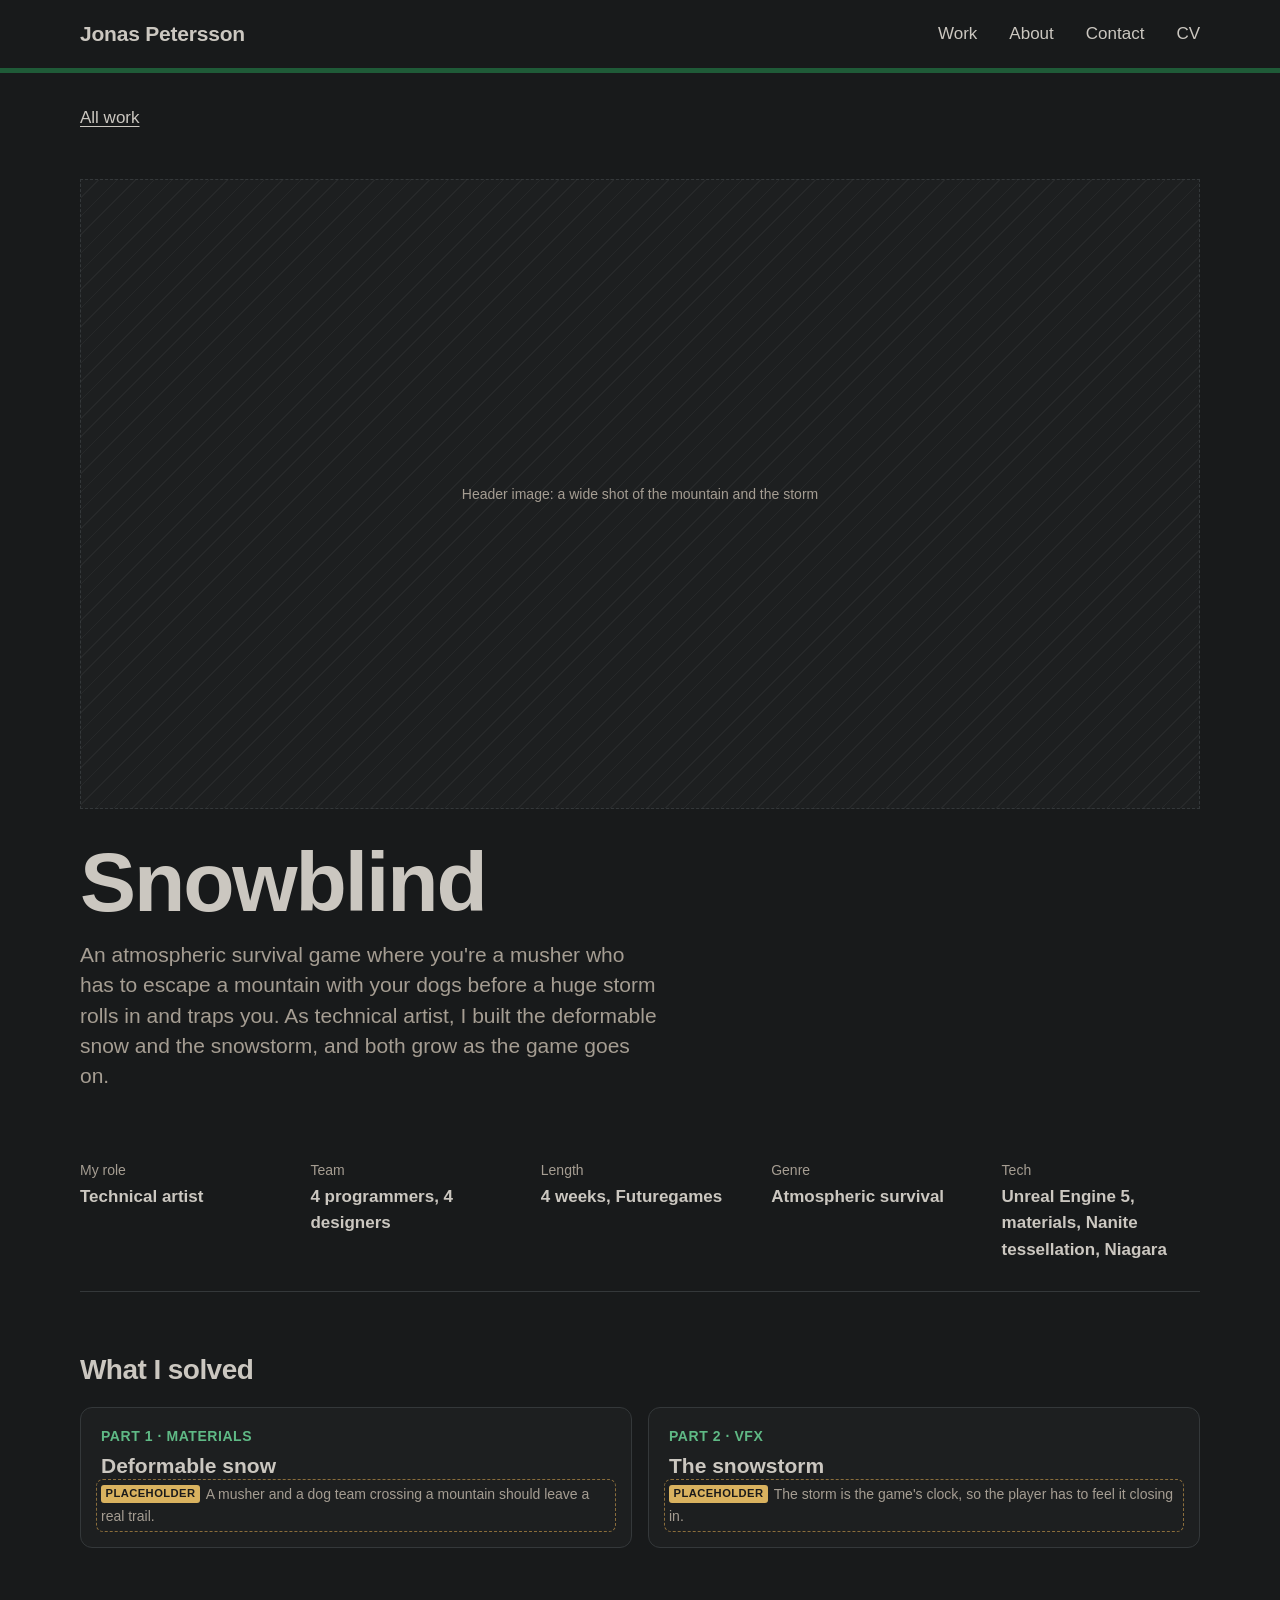
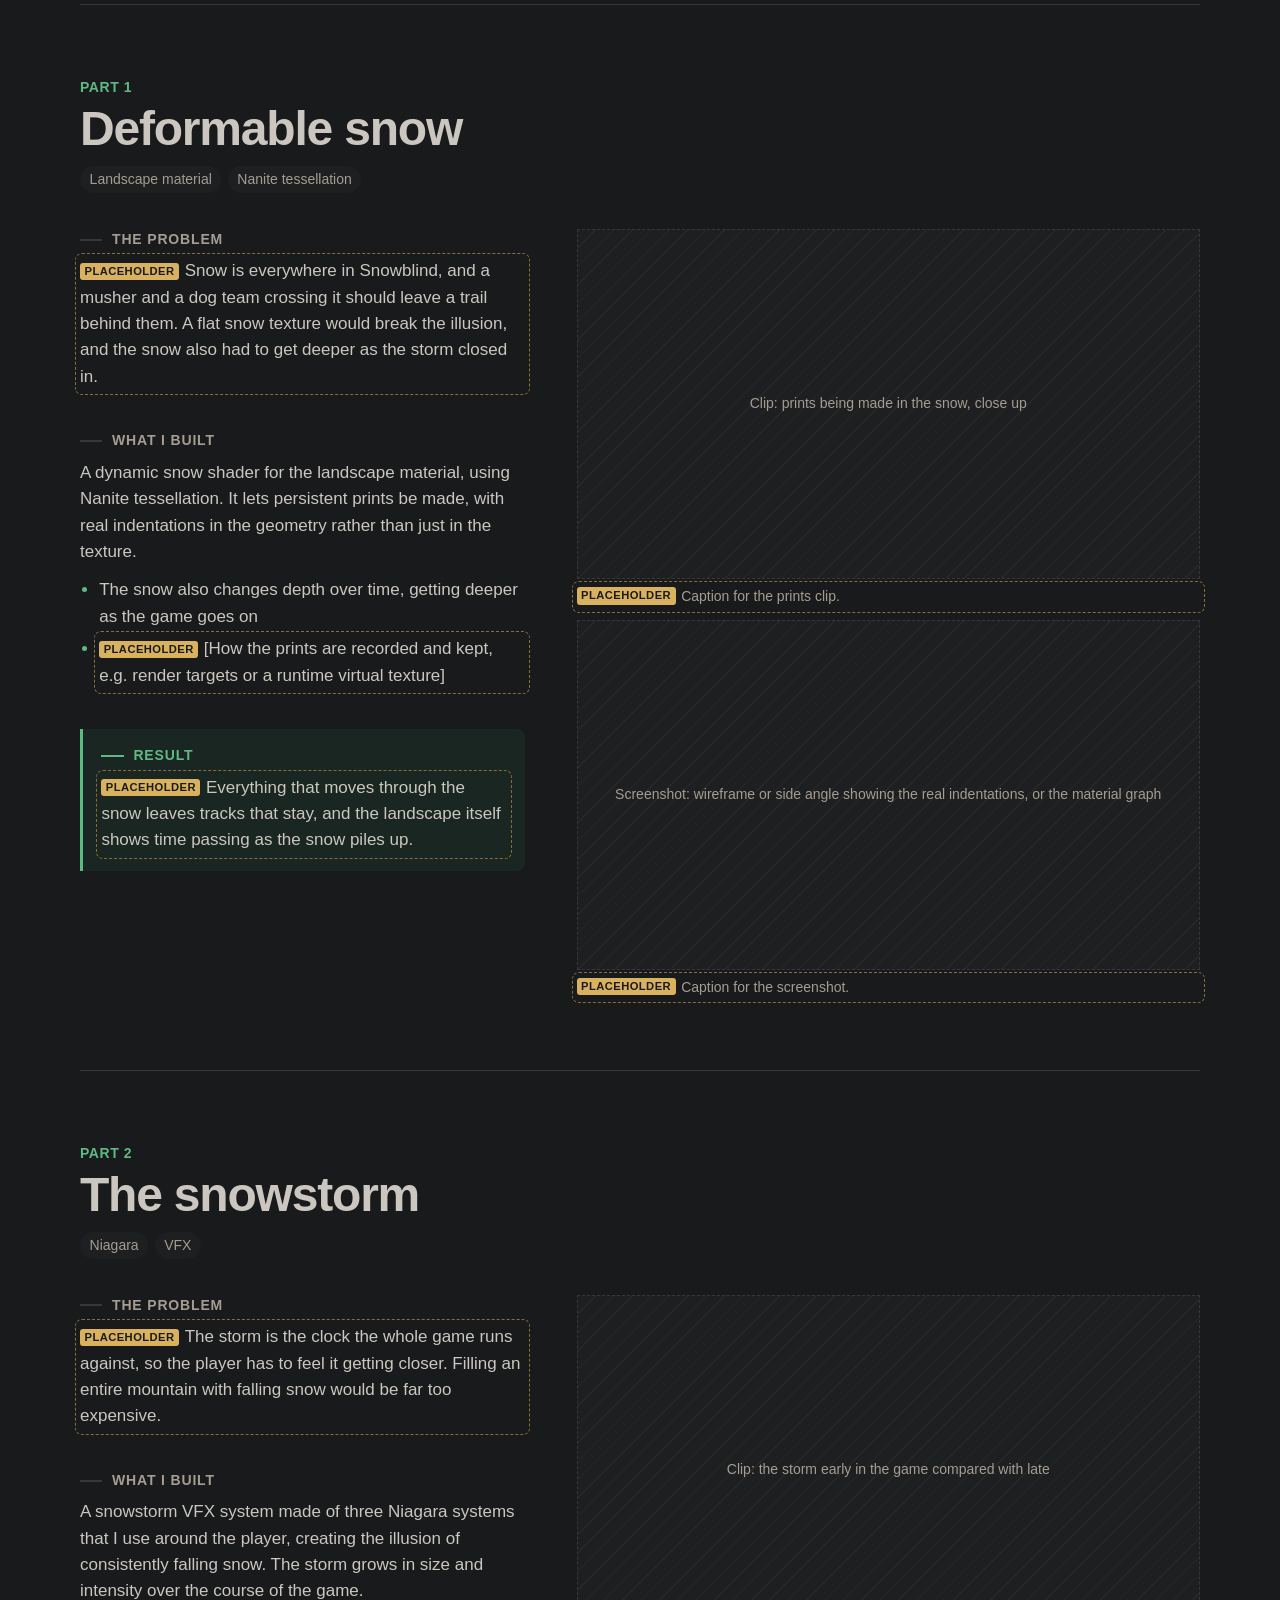
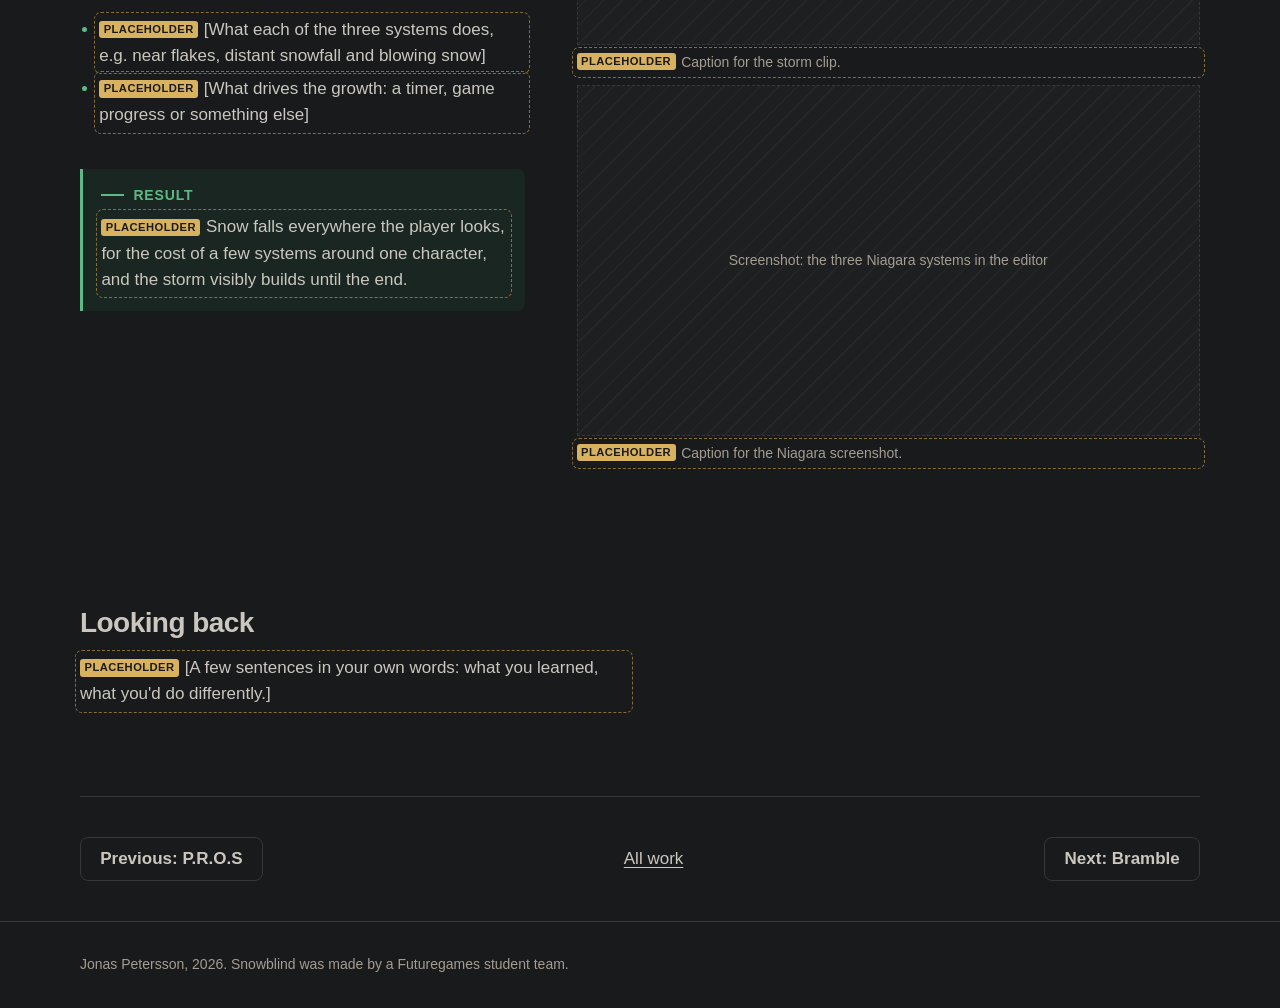
<file: projects/snowblind.html>
<!doctype html>
<html lang="en">
<head>
  <meta charset="utf-8">
  <meta name="viewport" content="width=device-width, initial-scale=1">
  <title>Snowblind, Jonas Petersson</title>
  <meta name="description" content="Technical artist on Snowblind, a four-week atmospheric survival game in Unreal Engine 5: deformable snow with Nanite tessellation and a growing Niagara snowstorm.">
  <link rel="stylesheet" href="../css/style.css">
  <!--
    THIS PAGE USES THE PROBLEM / WHAT I BUILT / RESULT STRUCTURE
    - The cards under "What I solved" link to the parts below.
    - Each <section class="part"> has three steps: The problem, What I built, Result.
    - To mark text as a draft, add class="ph" to it: it shows a yellow "Placeholder" label until you remove it.
    - Grey striped boxes are media placeholders. Swap them for an <img> or a clip:
      <video src="../media/snowblind/name.mp4" poster="../media/snowblind/name.jpg" controls loop muted playsinline preload="metadata"></video>
  -->
</head>
<body>
  <header class="site-header">
    <div class="wrap">
      <a class="site-name" href="../">Jonas Petersson</a>
      <nav class="site-nav" aria-label="Main">
        <a href="../#work">Work</a>
        <a href="../#about">About</a>
        <a href="../#contact">Contact</a>
        <a href="../files/cv.pdf">CV</a>
      </nav>
    </div>
  </header>

  <main class="wrap">
    <a class="back" href="../#work">All work</a>

    <figure class="title-art">
      <div class="media-placeholder" style="aspect-ratio:16/9">Header image: a wide shot of the mountain and the storm</div>
    </figure>

    <header class="project-head">
      <h1>Snowblind</h1>
      <p class="summary">An atmospheric survival game where you're a musher who has to escape a mountain with your dogs before a huge storm rolls in and traps you. As technical artist, I built the deformable snow and the snowstorm, and both grow as the game goes on.</p>
    </header>

    <dl class="facts">
      <div><dt>My role</dt><dd>Technical artist</dd></div>
      <div><dt>Team</dt><dd>4 programmers, 4 designers</dd></div>
      <div><dt>Length</dt><dd>4 weeks, Futuregames</dd></div>
      <div><dt>Genre</dt><dd>Atmospheric survival</dd></div>
      <div><dt>Tech</dt><dd>Unreal Engine 5, materials, Nanite tessellation, Niagara</dd></div>
    </dl>

    <!-- Overview: what the problems are, each card jumps to its part -->
    <section class="parts-intro" aria-labelledby="parts-title">
      <h2 id="parts-title">What I solved</h2>
      <ol class="parts">
        <li><a href="#snow">
          <span class="part-num">Part 1 · Materials</span>
          <strong>Deformable snow</strong>
          <span class="ph">A musher and a dog team crossing a mountain should leave a real trail.</span>
        </a></li>
        <li><a href="#storm">
          <span class="part-num">Part 2 · VFX</span>
          <strong>The snowstorm</strong>
          <span class="ph">The storm is the game's clock, so the player has to feel it closing in.</span>
        </a></li>
      </ol>
    </section>

    <!-- PART 1 -->
    <section class="part" id="snow" aria-labelledby="snow-title">
      <header class="part-head">
        <p class="part-num">Part 1</p>
        <h2 id="snow-title">Deformable snow</h2>
        <ul class="tags" aria-label="Tech"><li>Landscape material</li><li>Nanite tessellation</li></ul>
      </header>
      <div class="part-body">
        <div class="steps">
          <div class="step">
            <h3>The problem</h3>
            <p class="ph">Snow is everywhere in Snowblind, and a musher and a dog team crossing it should leave a trail behind them. A flat snow texture would break the illusion, and the snow also had to get deeper as the storm closed in.</p>
          </div>
          <div class="step">
            <h3>What I built</h3>
            <p>A dynamic snow shader for the landscape material, using Nanite tessellation. It lets persistent prints be made, with real indentations in the geometry rather than just in the texture.</p>
            <ul>
              <li>The snow also changes depth over time, getting deeper as the game goes on</li>
              <li class="ph">[How the prints are recorded and kept, e.g. render targets or a runtime virtual texture]</li>
            </ul>
          </div>
          <div class="step step-result">
            <h3>Result</h3>
            <p class="ph">Everything that moves through the snow leaves tracks that stay, and the landscape itself shows time passing as the snow piles up.</p>
          </div>
        </div>
        <div class="block-media">
          <figure>
            <div class="media-placeholder" style="aspect-ratio:16/9">Clip: prints being made in the snow, close up</div>
            <figcaption class="ph">Caption for the prints clip.</figcaption>
          </figure>
          <figure>
            <div class="media-placeholder" style="aspect-ratio:16/9">Screenshot: wireframe or side angle showing the real indentations, or the material graph</div>
            <figcaption class="ph">Caption for the screenshot.</figcaption>
          </figure>
        </div>
      </div>
    </section>

    <!-- PART 2 -->
    <section class="part" id="storm" aria-labelledby="storm-title">
      <header class="part-head">
        <p class="part-num">Part 2</p>
        <h2 id="storm-title">The snowstorm</h2>
        <ul class="tags" aria-label="Tech"><li>Niagara</li><li>VFX</li></ul>
      </header>
      <div class="part-body">
        <div class="steps">
          <div class="step">
            <h3>The problem</h3>
            <p class="ph">The storm is the clock the whole game runs against, so the player has to feel it getting closer. Filling an entire mountain with falling snow would be far too expensive.</p>
          </div>
          <div class="step">
            <h3>What I built</h3>
            <p>A snowstorm VFX system made of three Niagara systems that I use around the player, creating the illusion of consistently falling snow. The storm grows in size and intensity over the course of the game.</p>
            <ul>
              <li class="ph">[What each of the three systems does, e.g. near flakes, distant snowfall and blowing snow]</li>
              <li class="ph">[What drives the growth: a timer, game progress or something else]</li>
            </ul>
          </div>
          <div class="step step-result">
            <h3>Result</h3>
            <p class="ph">Snow falls everywhere the player looks, for the cost of a few systems around one character, and the storm visibly builds until the end.</p>
          </div>
        </div>
        <div class="block-media">
          <figure>
            <div class="media-placeholder" style="aspect-ratio:16/9">Clip: the storm early in the game compared with late</div>
            <figcaption class="ph">Caption for the storm clip.</figcaption>
          </figure>
          <figure>
            <div class="media-placeholder" style="aspect-ratio:16/9">Screenshot: the three Niagara systems in the editor</div>
            <figcaption class="ph">Caption for the Niagara screenshot.</figcaption>
          </figure>
        </div>
      </div>
    </section>

    <!-- Reflection -->
    <section class="block full">
      <div class="block-text">
        <h2>Looking back</h2>
        <p class="ph">[A few sentences in your own words: what you learned, what you'd do differently.]</p>
      </div>
    </section>

    <nav class="next" aria-label="More projects">
      <a class="btn btn-ghost" href="pros.html">Previous: P.R.O.S</a>
      <a href="../#work">All work</a>
      <a class="btn btn-ghost" href="bramble.html">Next: Bramble</a>
    </nav>
  </main>

  <footer class="site-footer">
    <div class="wrap">Jonas Petersson, 2026. Snowblind was made by a Futuregames student team.</div>
  </footer>

  <script src="../js/main.js"></script>
</body>
</html>
</file>
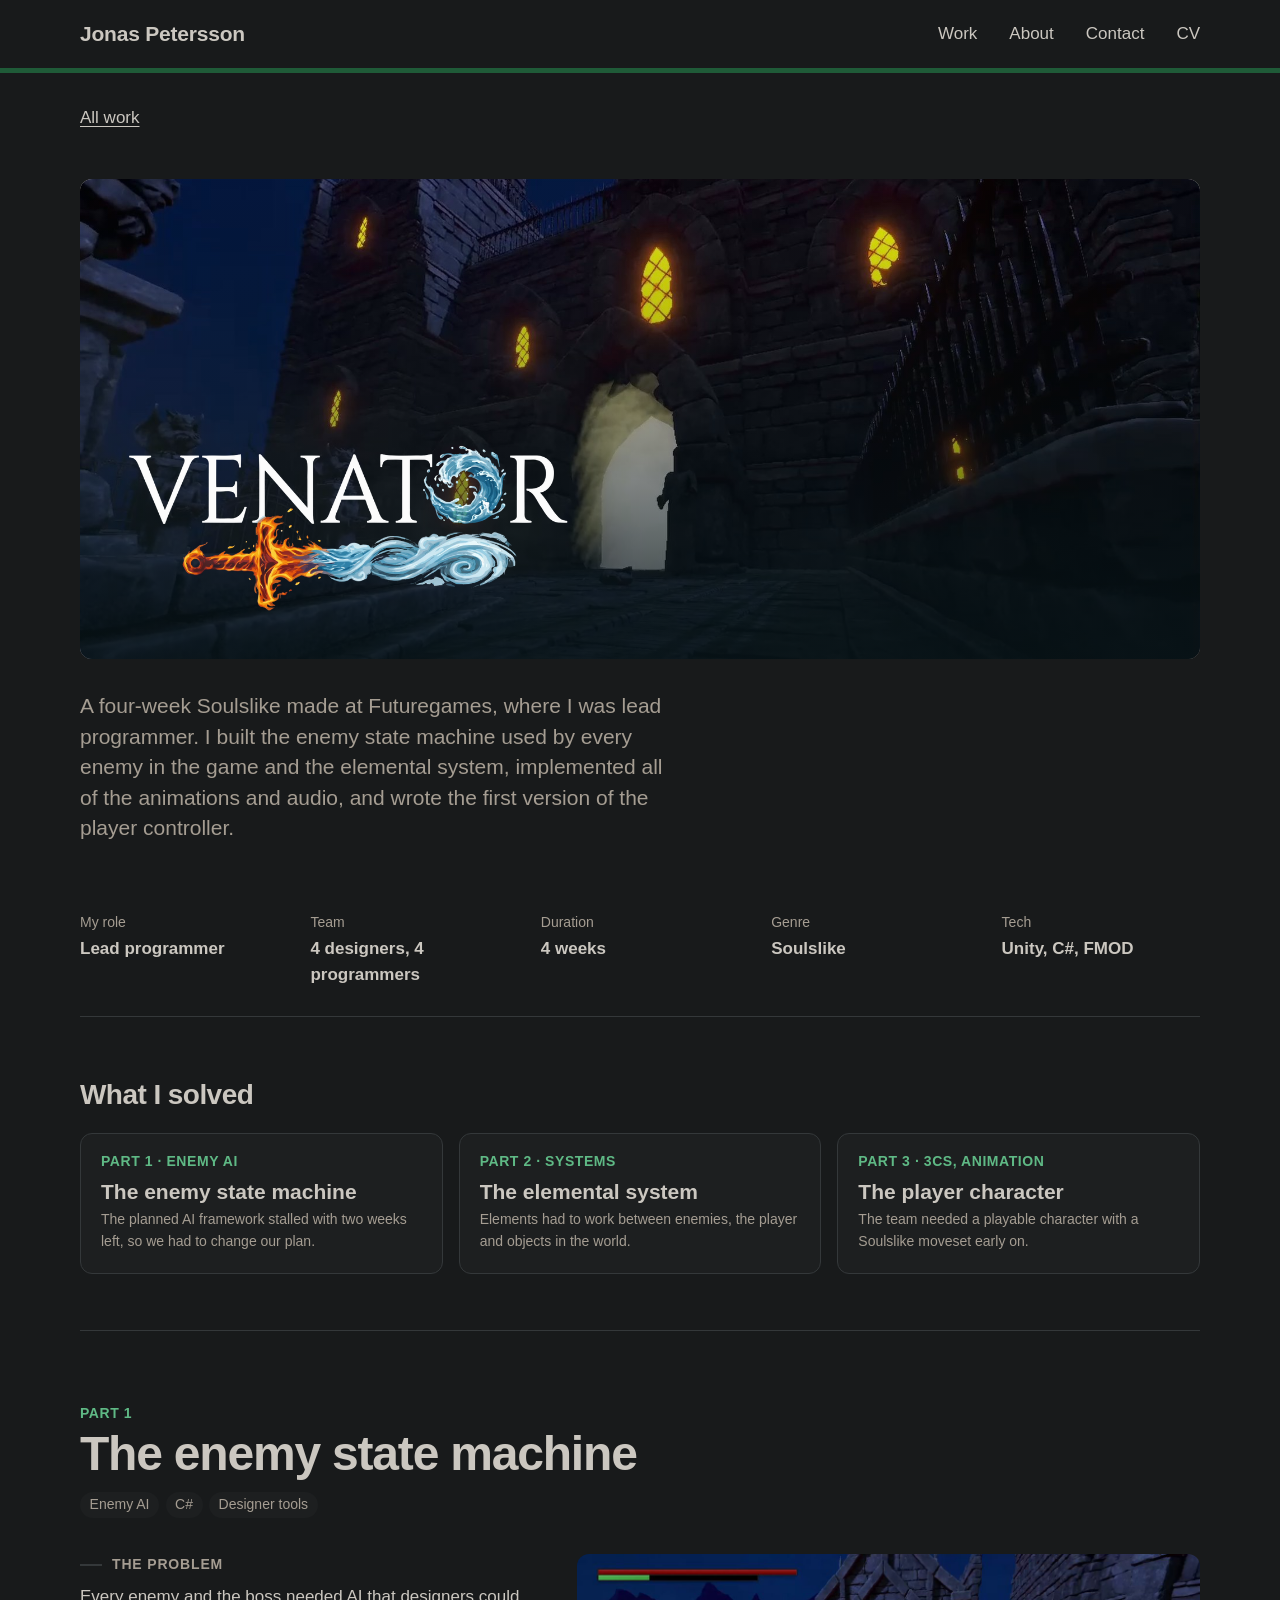
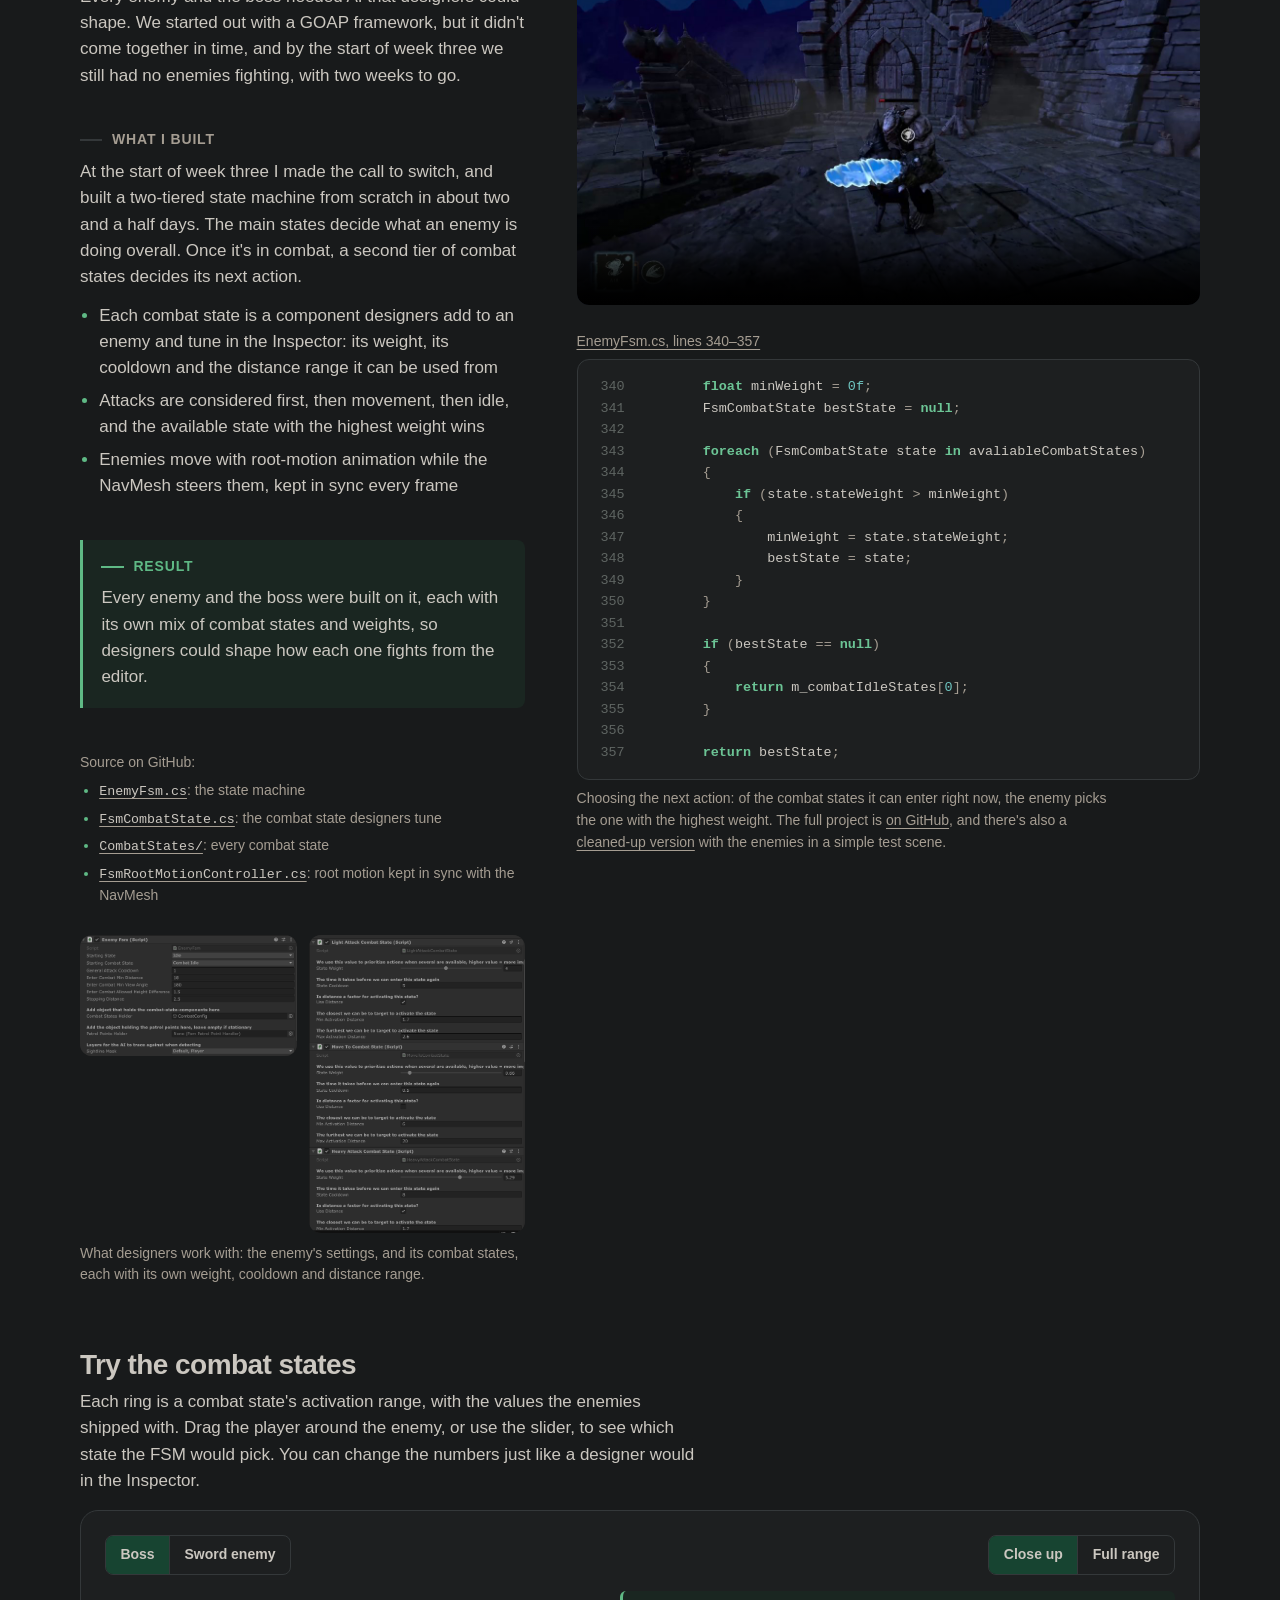
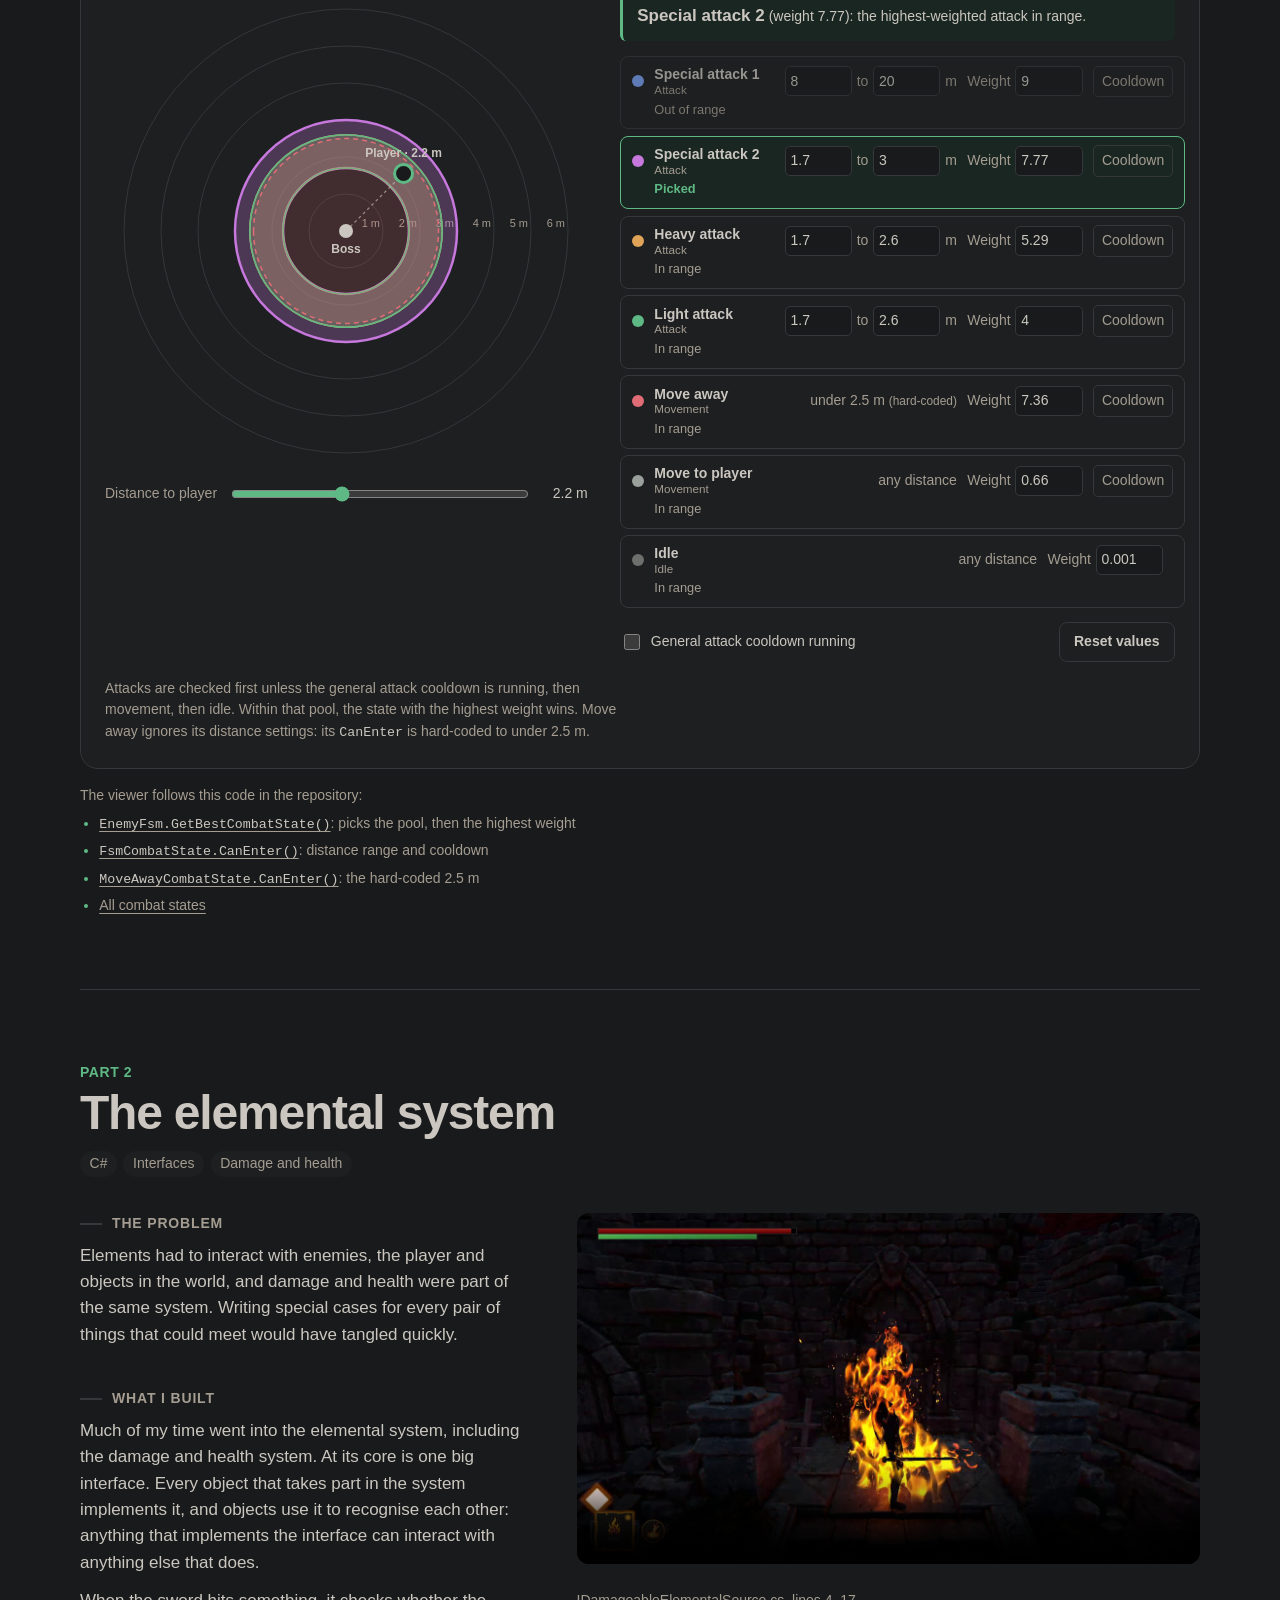
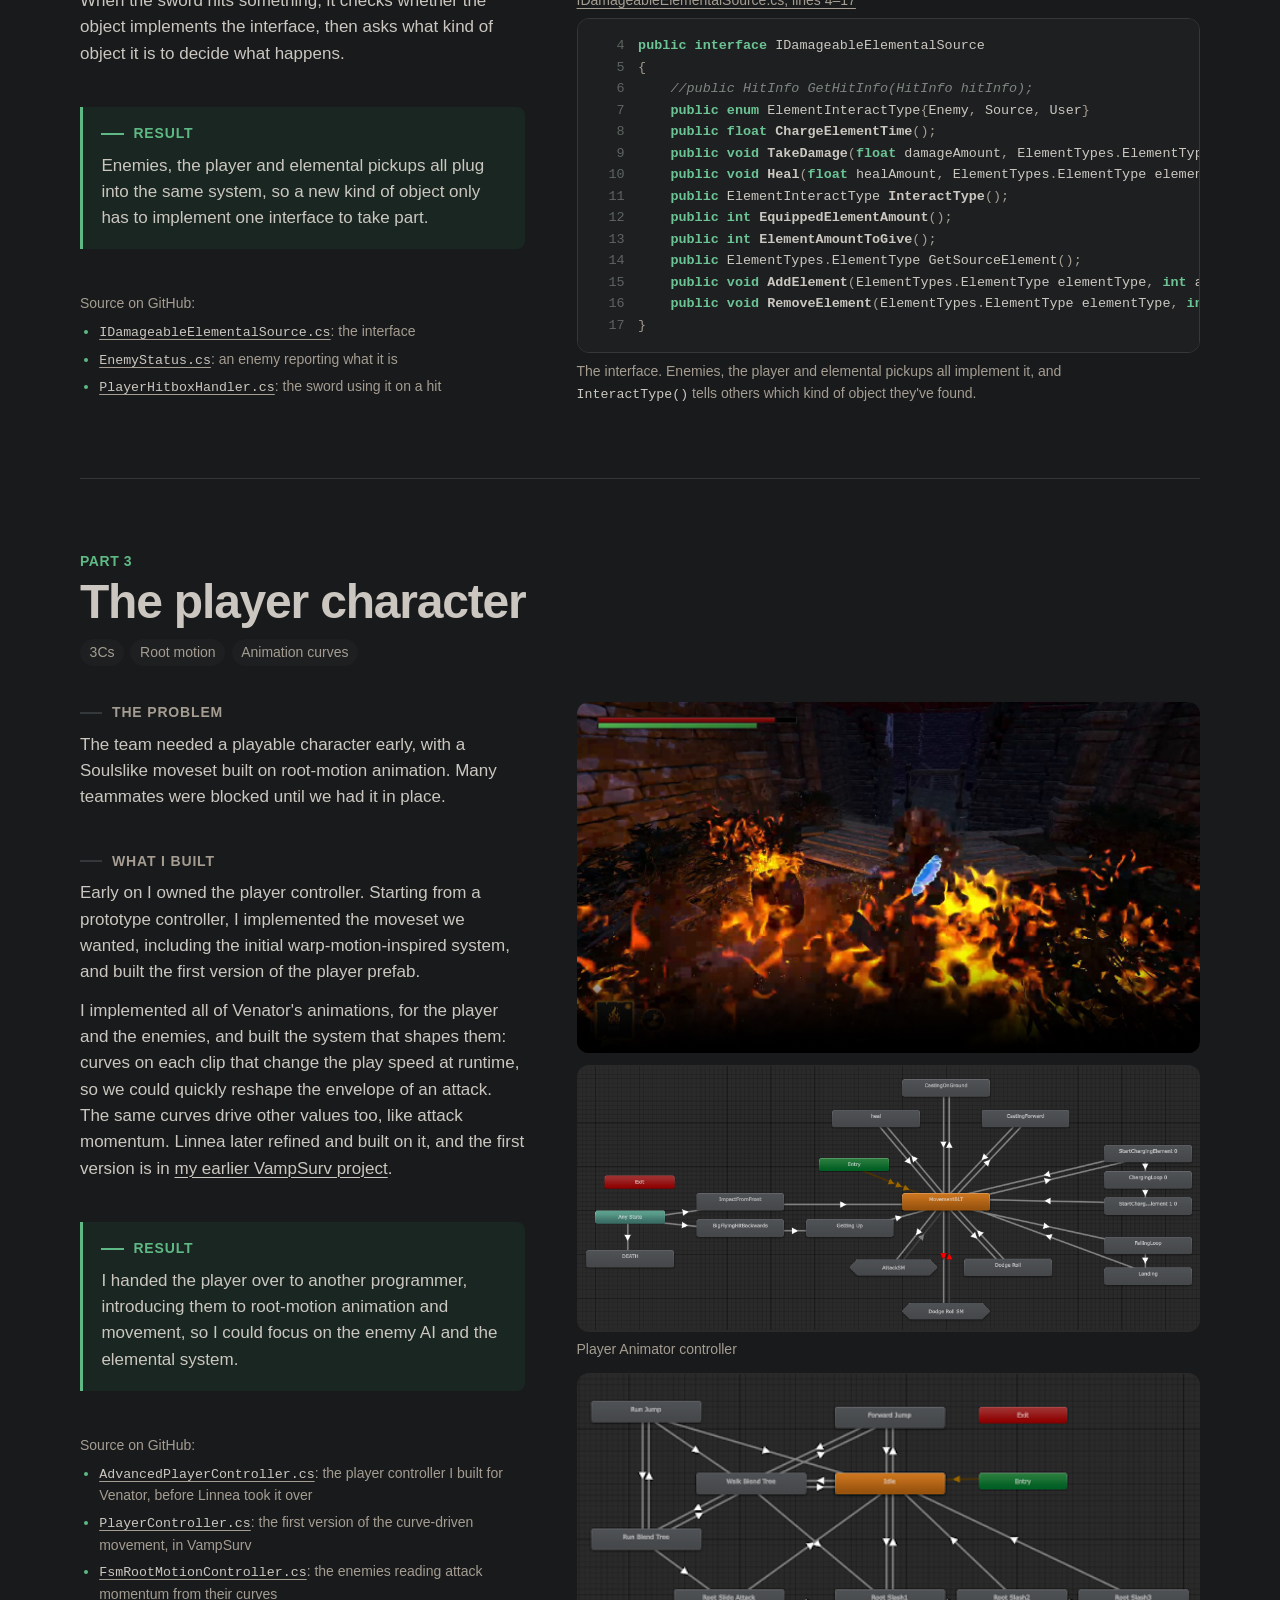
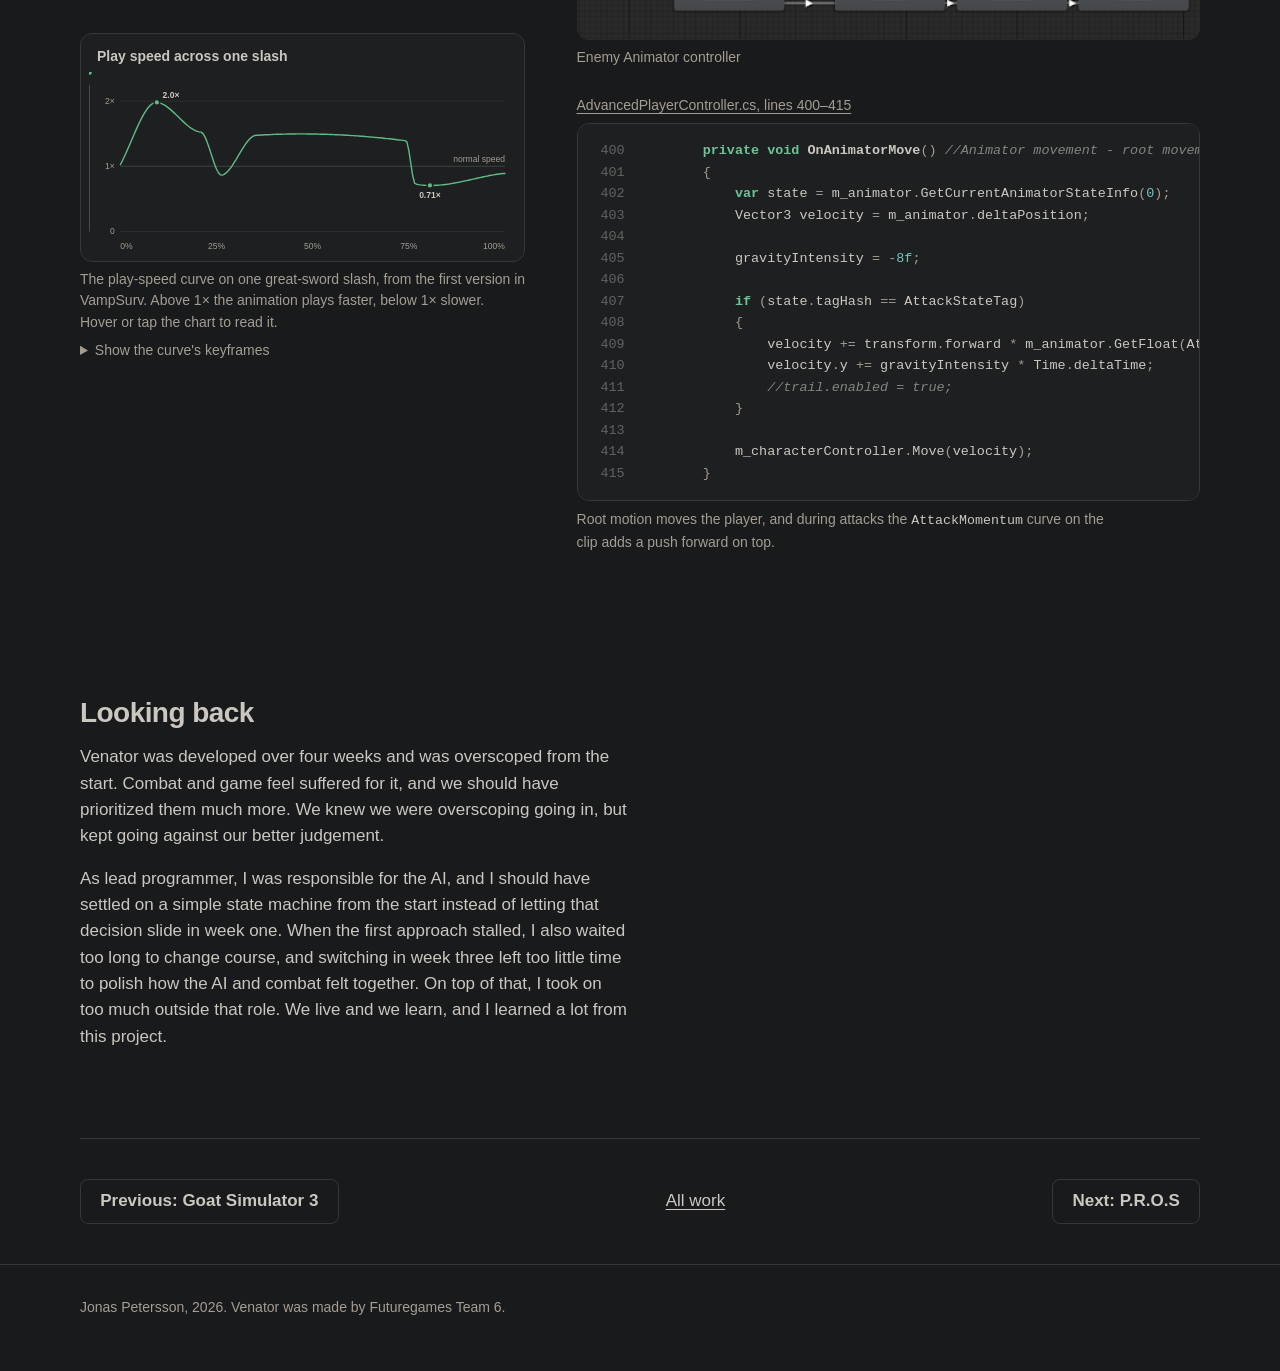
<file: projects/venator.html>
<!doctype html>
<html lang="en">
<head>
  <meta charset="utf-8">
  <meta name="viewport" content="width=device-width, initial-scale=1">
  <title>Venator, Jonas Petersson</title>
  <meta name="description" content="A four-week Soulslike made at Futuregames: a designer-configurable enemy state machine used on every enemy, an elemental system and early player tech, in Unity and C#.">
  <meta property="og:image" content="https://jonaspwnas.com/media/venator/poster.jpg">
  <link rel="stylesheet" href="../css/style.css">
</head>
<body>
  <header class="site-header">
    <div class="wrap">
      <a class="site-name" href="../">Jonas Petersson</a>
      <nav class="site-nav" aria-label="Main">
        <a href="../#work">Work</a>
        <a href="../#about">About</a>
        <a href="../#contact">Contact</a>
        <a href="../files/cv.pdf">CV</a>
      </nav>
    </div>
  </header>

  <main class="wrap">
    <a class="back" href="../#work">All work</a>

    <!-- Key-art header: the game's logo is the page title -->
    <div class="keyart">
      <img class="keyart-bg" src="../media/venator/keyart.jpg" alt="">
      <h1><img src="../media/venator/logo.png" alt="Venator" width="800" height="312"></h1>
    </div>

    <header class="project-head">
      <p class="summary">A four-week Soulslike made at Futuregames, where I was lead programmer. I built the enemy state machine used by every enemy in the game and the elemental system, implemented all of the animations and audio, and wrote the first version of the player controller.</p>
    </header>

    <dl class="facts">
      <div><dt>My role</dt><dd>Lead programmer</dd></div>
      <div><dt>Team</dt><dd>4 designers, 4 programmers</dd></div>
      <div><dt>Duration</dt><dd>4 weeks</dd></div>
      <div><dt>Genre</dt><dd>Soulslike</dd></div>
      <div><dt>Tech</dt><dd>Unity, C#, FMOD</dd></div>
    </dl>

    <!-- Overview: what the problems are, each card jumps to its part -->
    <section class="parts-intro" aria-labelledby="parts-title">
      <h2 id="parts-title">What I solved</h2>
      <ol class="parts">
        <li><a href="#enemy-ai">
          <span class="part-num">Part 1 · Enemy AI</span>
          <strong>The enemy state machine</strong>
          <span>The planned AI framework stalled with two weeks left, so we had to change our plan.</span>
        </a></li>
        <li><a href="#elements">
          <span class="part-num">Part 2 · Systems</span>
          <strong>The elemental system</strong>
          <span>Elements had to work between enemies, the player and objects in the world.</span>
        </a></li>
        <li><a href="#player">
          <span class="part-num">Part 3 · 3Cs, animation</span>
          <strong>The player character</strong>
          <span>The team needed a playable character with a Soulslike moveset early on.</span>
        </a></li>
      </ol>
    </section>

    <!-- PART 1 -->
    <section class="part" id="enemy-ai" aria-labelledby="enemy-ai-title">
      <header class="part-head">
        <p class="part-num">Part 1</p>
        <h2 id="enemy-ai-title">The enemy state machine</h2>
        <ul class="tags" aria-label="Tech"><li>Enemy AI</li><li>C#</li><li>Designer tools</li></ul>
      </header>
      <div class="part-body">
        <div class="steps">
          <div class="step">
            <h3>The problem</h3>
            <p>Every enemy and the boss needed AI that designers could shape. We started out with a GOAP framework, but it didn't come together in time, and by the start of week three we still had no enemies fighting, with two weeks to go.</p>
          </div>
          <div class="step">
            <h3>What I built</h3>
            <p>At the start of week three I made the call to switch, and built a two-tiered state machine from scratch in about two and a half days. The main states decide what an enemy is doing overall. Once it's in combat, a second tier of combat states decides its next action.</p>
            <ul>
              <li>Each combat state is a component designers add to an enemy and tune in the Inspector: its weight, its cooldown and the distance range it can be used from</li>
              <li>Attacks are considered first, then movement, then idle, and the available state with the highest weight wins</li>
              <li>Enemies move with root-motion animation while the NavMesh steers them, kept in sync every frame</li>
            </ul>
          </div>
          <div class="step step-result">
            <h3>Result</h3>
            <p>Every enemy and the boss were built on it, each with its own mix of combat states and weights, so designers could shape how each one fights from the editor.</p>
          </div>
          <div class="source-links">
            <p>Source on GitHub:</p>
            <ul>
              <li><a href="https://github.com/jonasPwnas/VenatorUnity/blob/49d1841ae2cc1b58ba13f206236bed54e85ac142/Assets/MainScripts/Enemy/EnemyFsm.cs"><code>EnemyFsm.cs</code></a>: the state machine</li>
              <li><a href="https://github.com/jonasPwnas/VenatorUnity/blob/49d1841ae2cc1b58ba13f206236bed54e85ac142/Assets/MainScripts/Enemy/FsmCombatState.cs"><code>FsmCombatState.cs</code></a>: the combat state designers tune</li>
              <li><a href="https://github.com/jonasPwnas/VenatorUnity/tree/49d1841ae2cc1b58ba13f206236bed54e85ac142/Assets/MainScripts/Enemy/CombatStates"><code>CombatStates/</code></a>: every combat state</li>
              <li><a href="https://github.com/jonasPwnas/VenatorUnity/blob/49d1841ae2cc1b58ba13f206236bed54e85ac142/Assets/Characters/FsmRootMotionController.cs#L377-L398"><code>FsmRootMotionController.cs</code></a>: root motion kept in sync with the NavMesh</li>
            </ul>
          </div>
          <figure class="editor-shots">
          <ul class="gallery inspector">
            <li><a href="../media/venator/inspector-enemy-fsm.png" data-caption="Enemy FSM settings in the Inspector">
              <img src="../media/venator/inspector-enemy-fsm.png" alt="Unity Inspector for Enemy Fsm: starting state, attack cooldown, enter-combat distance, view angle and height difference, stopping distance, combat states holder, patrol points and sightline mask" loading="lazy">
            </a></li>
            <li><a href="../media/venator/inspector-combat-states.png" data-caption="Combat states on an enemy, each with its own weight, cooldown and distance range">
              <img src="../media/venator/inspector-combat-states.png" alt="Unity Inspector showing Light Attack, Move To and Heavy Attack combat state components, each with state weight, cooldown, use distance and min and max activation distance" loading="lazy">
            </a></li>
          </ul>
          <p class="code-note">What designers work with: the enemy's settings, and its combat states, each with its own weight, cooldown and distance range.</p>
        </figure>
        </div>
        <div class="block-media">
          <video src="../media/venator/enemy-ai.mp4" poster="../media/venator/enemy-ai.jpg" controls muted playsinline preload="metadata"></video>
          <div class="code-list">
            <figure class="code">
            <figcaption><a href="https://github.com/jonasPwnas/VenatorUnity/blob/49d1841ae2cc1b58ba13f206236bed54e85ac142/Assets/MainScripts/Enemy/EnemyFsm.cs#L340-L357">EnemyFsm.cs, lines 340–357</a></figcaption>
            <pre><code style="counter-reset: line 339"><span class="line"><span class="c-w">        </span><span class="c-kt">float</span><span class="c-w"> </span><span class="c-n">minWeight</span><span class="c-w"> </span><span class="c-o">=</span><span class="c-w"> </span><span class="c-mf">0f</span><span class="c-p">;</span></span>
<span class="line"><span class="c-w">        </span><span class="c-n">FsmCombatState</span><span class="c-w"> </span><span class="c-n">bestState</span><span class="c-w"> </span><span class="c-o">=</span><span class="c-w"> </span><span class="c-k">null</span><span class="c-p">;</span></span>
<span class="line"></span>
<span class="line"><span class="c-w">        </span><span class="c-k">foreach</span><span class="c-w"> </span><span class="c-p">(</span><span class="c-n">FsmCombatState</span><span class="c-w"> </span><span class="c-n">state</span><span class="c-w"> </span><span class="c-k">in</span><span class="c-w"> </span><span class="c-n">avaliableCombatStates</span><span class="c-p">)</span></span>
<span class="line"><span class="c-w">        </span><span class="c-p">{</span></span>
<span class="line"><span class="c-w">            </span><span class="c-k">if</span><span class="c-w"> </span><span class="c-p">(</span><span class="c-n">state</span><span class="c-p">.</span><span class="c-n">stateWeight</span><span class="c-w"> </span><span class="c-o">&gt;</span><span class="c-w"> </span><span class="c-n">minWeight</span><span class="c-p">)</span></span>
<span class="line"><span class="c-w">            </span><span class="c-p">{</span></span>
<span class="line"><span class="c-w">                </span><span class="c-n">minWeight</span><span class="c-w"> </span><span class="c-o">=</span><span class="c-w"> </span><span class="c-n">state</span><span class="c-p">.</span><span class="c-n">stateWeight</span><span class="c-p">;</span></span>
<span class="line"><span class="c-w">                </span><span class="c-n">bestState</span><span class="c-w"> </span><span class="c-o">=</span><span class="c-w"> </span><span class="c-n">state</span><span class="c-p">;</span></span>
<span class="line"><span class="c-w">            </span><span class="c-p">}</span></span>
<span class="line"><span class="c-w">        </span><span class="c-p">}</span></span>
<span class="line"></span>
<span class="line"><span class="c-w">        </span><span class="c-k">if</span><span class="c-w"> </span><span class="c-p">(</span><span class="c-n">bestState</span><span class="c-w"> </span><span class="c-o">==</span><span class="c-w"> </span><span class="c-k">null</span><span class="c-p">)</span></span>
<span class="line"><span class="c-w">        </span><span class="c-p">{</span></span>
<span class="line"><span class="c-w">            </span><span class="c-k">return</span><span class="c-w"> </span><span class="c-n">m_combatIdleStates</span><span class="c-p">[</span><span class="c-mi">0</span><span class="c-p">];</span></span>
<span class="line"><span class="c-w">        </span><span class="c-p">}</span></span>
<span class="line"></span>
<span class="line"><span class="c-w">        </span><span class="c-k">return</span><span class="c-w"> </span><span class="c-n">bestState</span><span class="c-p">;</span></span></code></pre>
            <p class="code-note">Choosing the next action: of the combat states it can enter right now, the enemy picks the one with the highest weight. The full project is <a href="https://github.com/jonasPwnas/VenatorUnity">on GitHub</a>, and there's also a <a href="https://github.com/jonasPwnas/FgAiAssignment">cleaned-up version</a> with the enemies in a simple test scene.</p>
          </figure>
            </div>
        </div>
      </div>

      <!-- Interactive attack-range viewer. Logic and values live in js/venator-ranges.js (taken from the enemy prefabs). -->
      <div class="part-extra">
        <h3>Try the combat states</h3>
        <p>Each ring is a combat state's activation range, with the values the enemies shipped with. Drag the player around the enemy, or use the slider, to see which state the FSM would pick. You can change the numbers just like a designer would in the Inspector.</p>
        <div class="range-viewer" id="range-viewer">
        <div class="rv-toolbar">
          <div class="rv-seg" role="group" aria-label="Enemy">
            <button type="button" data-enemy="boss" aria-pressed="true">Boss</button>
            <button type="button" data-enemy="sword" aria-pressed="false">Sword enemy</button>
          </div>
          <div class="rv-seg" role="group" aria-label="View">
            <button type="button" data-zoom="close" aria-pressed="true">Close up</button>
            <button type="button" data-zoom="full" aria-pressed="false">Full range</button>
          </div>
        </div>
        <div class="rv-body">
          <div class="rv-map">
            <svg viewBox="0 0 480 480" role="img" aria-label="Top-down view of the enemy's attack ranges and the player's position"></svg>
            <label class="rv-slider">
              <span>Distance to player</span>
              <input class="rv-distance" type="range" min="0" max="6" step="0.1" value="2.2">
              <output class="rv-distance-out">2.2 m</output>
            </label>
          </div>
          <div class="rv-panel">
            <p class="rv-result" aria-live="polite"></p>
            <ul class="rv-states"></ul>
            <div class="rv-foot">
              <label class="rv-check"><input class="rv-general" type="checkbox"> General attack cooldown running</label>
              <button type="button" class="rv-reset">Reset values</button>
            </div>
          </div>
        </div>
        <p class="code-note">Attacks are checked first unless the general attack cooldown is running, then movement, then idle. Within that pool, the state with the highest weight wins. Move away ignores its distance settings: its <code>CanEnter</code> is hard-coded to under 2.5 m.</p>
      </div>
        <div class="source-links">
          <p>The viewer follows this code in the repository:</p>
          <ul>
            <li><a href="https://github.com/jonasPwnas/VenatorUnity/blob/49d1841ae2cc1b58ba13f206236bed54e85ac142/Assets/MainScripts/Enemy/EnemyFsm.cs#L305-L358"><code>EnemyFsm.GetBestCombatState()</code></a>: picks the pool, then the highest weight</li>
            <li><a href="https://github.com/jonasPwnas/VenatorUnity/blob/49d1841ae2cc1b58ba13f206236bed54e85ac142/Assets/MainScripts/Enemy/FsmCombatState.cs#L80-L92"><code>FsmCombatState.CanEnter()</code></a>: distance range and cooldown</li>
            <li><a href="https://github.com/jonasPwnas/VenatorUnity/blob/49d1841ae2cc1b58ba13f206236bed54e85ac142/Assets/MainScripts/Enemy/CombatStates/MoveAwayCombatState.cs#L12-L15"><code>MoveAwayCombatState.CanEnter()</code></a>: the hard-coded 2.5 m</li>
            <li><a href="https://github.com/jonasPwnas/VenatorUnity/tree/49d1841ae2cc1b58ba13f206236bed54e85ac142/Assets/MainScripts/Enemy/CombatStates">All combat states</a></li>
          </ul>
        </div>
      </div>
    </section>

    <!-- PART 2 -->
    <section class="part" id="elements" aria-labelledby="elements-title">
      <header class="part-head">
        <p class="part-num">Part 2</p>
        <h2 id="elements-title">The elemental system</h2>
        <ul class="tags" aria-label="Tech"><li>C#</li><li>Interfaces</li><li>Damage and health</li></ul>
      </header>
      <div class="part-body">
        <div class="steps">
          <div class="step">
            <h3>The problem</h3>
            <p>Elements had to interact with enemies, the player and objects in the world, and damage and health were part of the same system. Writing special cases for every pair of things that could meet would have tangled quickly.</p>
          </div>
          <div class="step">
            <h3>What I built</h3>
            <p>Much of my time went into the elemental system, including the damage and health system. At its core is one big interface. Every object that takes part in the system implements it, and objects use it to recognise each other: anything that implements the interface can interact with anything else that does.</p>
            <p>When the sword hits something, it checks whether the object implements the interface, then asks what kind of object it is to decide what happens.</p>
          </div>
          <div class="step step-result">
            <h3>Result</h3>
            <p>Enemies, the player and elemental pickups all plug into the same system, so a new kind of object only has to implement one interface to take part.</p>
          </div>
          <div class="source-links">
            <p>Source on GitHub:</p>
            <ul>
              <li><a href="https://github.com/jonasPwnas/VenatorUnity/blob/49d1841ae2cc1b58ba13f206236bed54e85ac142/Assets/MainScripts/IDamageableElementalSource.cs"><code>IDamageableElementalSource.cs</code></a>: the interface</li>
              <li><a href="https://github.com/jonasPwnas/VenatorUnity/blob/49d1841ae2cc1b58ba13f206236bed54e85ac142/Assets/MainScripts/Enemy/EnemyStatus.cs#L270-L273"><code>EnemyStatus.cs</code></a>: an enemy reporting what it is</li>
              <li><a href="https://github.com/jonasPwnas/VenatorUnity/blob/49d1841ae2cc1b58ba13f206236bed54e85ac142/Assets/CombatCollision/PlayerHitboxHandler.cs#L53-L63"><code>PlayerHitboxHandler.cs</code></a>: the sword using it on a hit</li>
            </ul>
          </div>
        </div>
        <div class="block-media">
          <video src="../media/venator/elements.mp4" poster="../media/venator/elements.jpg" controls muted playsinline preload="metadata"></video>
          <div class="code-list">
          <figure class="code">
          <figcaption><a href="https://github.com/jonasPwnas/VenatorUnity/blob/49d1841ae2cc1b58ba13f206236bed54e85ac142/Assets/MainScripts/IDamageableElementalSource.cs#L4-L17">IDamageableElementalSource.cs, lines 4–17</a></figcaption>
          <pre><code style="counter-reset: line 3"><span class="line"><span class="c-k">public</span><span class="c-w"> </span><span class="c-k">interface</span><span class="c-w"> </span><span class="c-n">IDamageableElementalSource</span></span>
<span class="line"><span class="c-p">{</span></span>
<span class="line"><span class="c-w">    </span><span class="c-c1">//public HitInfo GetHitInfo(HitInfo hitInfo);</span></span>
<span class="line"><span class="c-w">    </span><span class="c-k">public</span><span class="c-w"> </span><span class="c-k">enum</span><span class="c-w"> </span><span class="c-n">ElementInteractType</span><span class="c-p">{</span><span class="c-n">Enemy</span><span class="c-p">,</span><span class="c-w"> </span><span class="c-n">Source</span><span class="c-p">,</span><span class="c-w"> </span><span class="c-n">User</span><span class="c-p">}</span></span>
<span class="line"><span class="c-w">    </span><span class="c-k">public</span><span class="c-w"> </span><span class="c-kt">float</span><span class="c-w"> </span><span class="c-nf">ChargeElementTime</span><span class="c-p">();</span></span>
<span class="line"><span class="c-w">    </span><span class="c-k">public</span><span class="c-w"> </span><span class="c-k">void</span><span class="c-w"> </span><span class="c-nf">TakeDamage</span><span class="c-p">(</span><span class="c-kt">float</span><span class="c-w"> </span><span class="c-n">damageAmount</span><span class="c-p">,</span><span class="c-w"> </span><span class="c-n">ElementTypes</span><span class="c-p">.</span><span class="c-n">ElementType</span><span class="c-w"> </span><span class="c-n">elementType</span><span class="c-p">,</span><span class="c-w"> </span><span class="c-kt">bool</span><span class="c-w"> </span><span class="c-n">UsedSword</span><span class="c-p">);</span></span>
<span class="line"><span class="c-w">    </span><span class="c-k">public</span><span class="c-w"> </span><span class="c-k">void</span><span class="c-w"> </span><span class="c-nf">Heal</span><span class="c-p">(</span><span class="c-kt">float</span><span class="c-w"> </span><span class="c-n">healAmount</span><span class="c-p">,</span><span class="c-w"> </span><span class="c-n">ElementTypes</span><span class="c-p">.</span><span class="c-n">ElementType</span><span class="c-w"> </span><span class="c-n">elementType</span><span class="c-p">);</span></span>
<span class="line"><span class="c-w">    </span><span class="c-k">public</span><span class="c-w"> </span><span class="c-n">ElementInteractType</span><span class="c-w"> </span><span class="c-nf">InteractType</span><span class="c-p">();</span></span>
<span class="line"><span class="c-w">    </span><span class="c-k">public</span><span class="c-w"> </span><span class="c-kt">int</span><span class="c-w"> </span><span class="c-nf">EquippedElementAmount</span><span class="c-p">();</span></span>
<span class="line"><span class="c-w">    </span><span class="c-k">public</span><span class="c-w"> </span><span class="c-kt">int</span><span class="c-w"> </span><span class="c-nf">ElementAmountToGive</span><span class="c-p">();</span></span>
<span class="line"><span class="c-w">    </span><span class="c-k">public</span><span class="c-w"> </span><span class="c-n">ElementTypes</span><span class="c-p">.</span><span class="c-n">ElementType</span><span class="c-w"> </span><span class="c-n">GetSourceElement</span><span class="c-p">();</span></span>
<span class="line"><span class="c-w">    </span><span class="c-k">public</span><span class="c-w"> </span><span class="c-k">void</span><span class="c-w"> </span><span class="c-nf">AddElement</span><span class="c-p">(</span><span class="c-n">ElementTypes</span><span class="c-p">.</span><span class="c-n">ElementType</span><span class="c-w"> </span><span class="c-n">elementType</span><span class="c-p">,</span><span class="c-w"> </span><span class="c-kt">int</span><span class="c-w"> </span><span class="c-n">amount</span><span class="c-p">,</span><span class="c-w"> </span><span class="c-kt">bool</span><span class="c-w"> </span><span class="c-n">fromCharge</span><span class="c-p">);</span></span>
<span class="line"><span class="c-w">    </span><span class="c-k">public</span><span class="c-w"> </span><span class="c-k">void</span><span class="c-w"> </span><span class="c-nf">RemoveElement</span><span class="c-p">(</span><span class="c-n">ElementTypes</span><span class="c-p">.</span><span class="c-n">ElementType</span><span class="c-w"> </span><span class="c-n">elementType</span><span class="c-p">,</span><span class="c-w"> </span><span class="c-kt">int</span><span class="c-w"> </span><span class="c-n">amount</span><span class="c-p">);</span></span>
<span class="line"><span class="c-p">}</span></span></code></pre>
          <p class="code-note">The interface. Enemies, the player and elemental pickups all implement it, and <code>InteractType()</code> tells others which kind of object they've found.</p>
        </figure>
          </div>
        </div>
      </div>
    </section>

    <!-- PART 3 -->
    <section class="part" id="player" aria-labelledby="player-title">
      <header class="part-head">
        <p class="part-num">Part 3</p>
        <h2 id="player-title">The player character</h2>
        <ul class="tags" aria-label="Tech"><li>3Cs</li><li>Root motion</li><li>Animation curves</li></ul>
      </header>
      <div class="part-body">
        <div class="steps">
          <div class="step">
            <h3>The problem</h3>
            <p>The team needed a playable character early, with a Soulslike moveset built on root-motion animation. Many teammates were blocked until we had it in place.</p>
          </div>
          <div class="step">
            <h3>What I built</h3>
            <p>Early on I owned the player controller. Starting from a prototype controller, I implemented the moveset we wanted, including the initial warp-motion-inspired system, and built the first version of the player prefab.</p>
            <p>I implemented all of Venator's animations, for the player and the enemies, and built the system that shapes them: curves on each clip that change the play speed at runtime, so we could quickly reshape the envelope of an attack. The same curves drive other values too, like attack momentum. Linnea later refined and built on it, and the first version is in <a href="https://github.com/jonasPwnas/Assignment1VampSurv">my earlier VampSurv project</a>.</p>
          </div>
          <div class="step step-result">
            <h3>Result</h3>
            <p>I handed the player over to another programmer, introducing them to root-motion animation and movement, so I could focus on the enemy AI and the elemental system.</p>
          </div>
          <div class="source-links">
            <p>Source on GitHub:</p>
            <ul>
              <li><a href="https://github.com/jonasPwnas/VenatorUnity/blob/49d1841ae2cc1b58ba13f206236bed54e85ac142/Assets/ImportedController/MeleeCharacter/Player/Scripts/AdvancedPlayerController.cs"><code>AdvancedPlayerController.cs</code></a>: the player controller I built for Venator, before Linnea took it over</li>
              <li><a href="https://github.com/jonasPwnas/Assignment1VampSurv/blob/4a7dec8782421d052c4b14ac3903761ff1b4ab22/Assets/VampSurv/Player/Scripts/PlayerController.cs#L200-L221"><code>PlayerController.cs</code></a>: the first version of the curve-driven movement, in VampSurv</li>
              <li><a href="https://github.com/jonasPwnas/VenatorUnity/blob/49d1841ae2cc1b58ba13f206236bed54e85ac142/Assets/Characters/FsmRootMotionController.cs#L377-L398"><code>FsmRootMotionController.cs</code></a>: the enemies reading attack momentum from their curves</li>
            </ul>
          </div>
          <figure class="curve-chart">
              <div class="cv-wrap">
                <p class="cv-title">Play speed across one slash</p>
                <svg class="cv-svg" viewBox="0 0 600 260" role="img" aria-label="Line chart of play speed across one slash animation: it rises from 1× to about 2× early in the swing, dips below 1× around a quarter of the way in, holds around 1.4× to 1.5× through the middle, then drops to about 0.7× near the end." data-points='[[0.0, 1.024], [0.005, 1.082], [0.01, 1.144], [0.015, 1.208], [0.02, 1.275], [0.025, 1.343], [0.03, 1.412], [0.035, 1.48], [0.04, 1.548], [0.045, 1.613], [0.05, 1.675], [0.055, 1.734], [0.06, 1.789], [0.065, 1.838], [0.07, 1.882], [0.075, 1.918], [0.08, 1.947], [0.085, 1.967], [0.09, 1.978], [0.095, 1.979], [0.1, 1.975], [0.105, 1.966], [0.11, 1.954], [0.115, 1.938], [0.12, 1.919], [0.125, 1.897], [0.13, 1.873], [0.135, 1.847], [0.14, 1.82], [0.145, 1.792], [0.15, 1.763], [0.155, 1.734], [0.16, 1.705], [0.165, 1.677], [0.17, 1.651], [0.175, 1.625], [0.18, 1.602], [0.185, 1.581], [0.19, 1.562], [0.195, 1.547], [0.2, 1.536], [0.205, 1.528], [0.21, 1.524], [0.215, 1.501], [0.22, 1.451], [0.225, 1.382], [0.23, 1.3], [0.235, 1.21], [0.24, 1.119], [0.245, 1.034], [0.25, 0.959], [0.255, 0.902], [0.26, 0.869], [0.265, 0.865], [0.27, 0.877], [0.275, 0.898], [0.28, 0.927], [0.285, 0.963], [0.29, 1.003], [0.295, 1.048], [0.3, 1.096], [0.305, 1.145], [0.31, 1.195], [0.315, 1.245], [0.32, 1.292], [0.325, 1.337], [0.33, 1.377], [0.335, 1.412], [0.34, 1.441], [0.345, 1.461], [0.35, 1.473], [0.355, 1.476], [0.36, 1.478], [0.365, 1.48], [0.37, 1.481], [0.375, 1.483], [0.38, 1.484], [0.385, 1.486], [0.39, 1.487], [0.395, 1.488], [0.4, 1.489], [0.405, 1.49], [0.41, 1.491], [0.415, 1.492], [0.42, 1.493], [0.425, 1.494], [0.43, 1.495], [0.435, 1.495], [0.44, 1.496], [0.445, 1.496], [0.45, 1.496], [0.455, 1.497], [0.46, 1.497], [0.465, 1.497], [0.47, 1.497], [0.475, 1.497], [0.48, 1.497], [0.485, 1.497], [0.49, 1.497], [0.495, 1.496], [0.5, 1.496], [0.505, 1.495], [0.51, 1.495], [0.515, 1.494], [0.52, 1.494], [0.525, 1.493], [0.53, 1.492], [0.535, 1.491], [0.54, 1.49], [0.545, 1.489], [0.55, 1.488], [0.555, 1.487], [0.56, 1.485], [0.565, 1.484], [0.57, 1.483], [0.575, 1.481], [0.58, 1.48], [0.585, 1.478], [0.59, 1.476], [0.595, 1.475], [0.6, 1.473], [0.605, 1.471], [0.61, 1.469], [0.615, 1.467], [0.62, 1.465], [0.625, 1.463], [0.63, 1.46], [0.635, 1.458], [0.64, 1.456], [0.645, 1.453], [0.65, 1.451], [0.655, 1.448], [0.66, 1.445], [0.665, 1.443], [0.67, 1.44], [0.675, 1.437], [0.68, 1.434], [0.685, 1.431], [0.69, 1.428], [0.695, 1.425], [0.7, 1.422], [0.705, 1.419], [0.71, 1.415], [0.715, 1.412], [0.72, 1.408], [0.725, 1.405], [0.73, 1.401], [0.735, 1.398], [0.74, 1.394], [0.745, 1.376], [0.75, 1.249], [0.755, 1.055], [0.76, 0.863], [0.765, 0.741], [0.77, 0.725], [0.775, 0.72], [0.78, 0.716], [0.785, 0.713], [0.79, 0.71], [0.795, 0.708], [0.8, 0.707], [0.805, 0.706], [0.81, 0.707], [0.815, 0.707], [0.82, 0.708], [0.825, 0.71], [0.83, 0.712], [0.835, 0.715], [0.84, 0.718], [0.845, 0.722], [0.85, 0.726], [0.855, 0.73], [0.86, 0.735], [0.865, 0.74], [0.87, 0.745], [0.875, 0.751], [0.88, 0.756], [0.885, 0.762], [0.89, 0.768], [0.895, 0.775], [0.9, 0.781], [0.905, 0.788], [0.91, 0.794], [0.915, 0.801], [0.92, 0.808], [0.925, 0.814], [0.93, 0.821], [0.935, 0.827], [0.94, 0.834], [0.945, 0.84], [0.95, 0.846], [0.955, 0.852], [0.96, 0.858], [0.965, 0.864], [0.97, 0.869], [0.975, 0.874], [0.98, 0.879], [0.985, 0.883], [0.99, 0.887], [0.995, 0.889], [1.0, 0.889]]' data-geom='[600, 260, 44, 16, 18, 36, 2.25]'>
              <line x1="44" x2="584" y1="224.0" y2="224.0" class="cv-grid"/><text x="36" y="228.0" text-anchor="end" class="cv-tick">0</text><line x1="44" x2="584" y1="132.4" y2="132.4" class="cv-grid cv-ref"/><text x="36" y="136.4" text-anchor="end" class="cv-tick">1×</text><line x1="44" x2="584" y1="40.9" y2="40.9" class="cv-grid"/><text x="36" y="44.9" text-anchor="end" class="cv-tick">2×</text><text x="44.0" y="248" text-anchor="start" class="cv-tick">0%</text><text x="179.0" y="248" text-anchor="middle" class="cv-tick">25%</text><text x="314.0" y="248" text-anchor="middle" class="cv-tick">50%</text><text x="449.0" y="248" text-anchor="middle" class="cv-tick">75%</text><text x="584.0" y="248" text-anchor="end" class="cv-tick">100%</text><text x="584" y="126.4" text-anchor="end" class="cv-note">normal speed</text>
              <path d="M44.0 130.2 L46.7 124.9 L49.4 119.3 L52.1 113.4 L54.8 107.2 L57.5 101.0 L60.2 94.7 L62.9 88.5 L65.6 82.3 L68.3 76.3 L71.0 70.6 L73.7 65.2 L76.4 60.2 L79.1 55.7 L81.8 51.7 L84.5 48.4 L87.2 45.8 L89.9 43.9 L92.6 42.9 L95.3 42.8 L98.0 43.2 L100.7 44.0 L103.4 45.1 L106.1 46.6 L108.8 48.3 L111.5 50.3 L114.2 52.5 L116.9 54.9 L119.6 57.4 L122.3 60.0 L125.0 62.6 L127.7 65.2 L130.4 67.9 L133.1 70.4 L135.8 72.9 L138.5 75.2 L141.2 77.3 L143.9 79.3 L146.6 81.0 L149.3 82.3 L152.0 83.4 L154.7 84.1 L157.4 84.4 L160.1 86.6 L162.8 91.1 L165.5 97.4 L168.2 105.0 L170.9 113.2 L173.6 121.5 L176.3 129.4 L179.0 136.2 L181.7 141.4 L184.4 144.4 L187.1 144.8 L189.8 143.7 L192.5 141.7 L195.2 139.1 L197.9 135.9 L200.6 132.1 L203.3 128.0 L206.0 123.7 L208.7 119.1 L211.4 114.6 L214.1 110.0 L216.8 105.7 L219.5 101.6 L222.2 97.9 L224.9 94.7 L227.6 92.1 L230.3 90.2 L233.0 89.1 L235.7 88.8 L238.4 88.7 L241.1 88.5 L243.8 88.4 L246.5 88.2 L249.2 88.1 L251.9 88.0 L254.6 87.9 L257.3 87.7 L260.0 87.6 L262.7 87.5 L265.4 87.5 L268.1 87.4 L270.8 87.3 L273.5 87.2 L276.2 87.2 L278.9 87.1 L281.6 87.1 L284.3 87.0 L287.0 87.0 L289.7 87.0 L292.4 86.9 L295.1 86.9 L297.8 86.9 L300.5 86.9 L303.2 86.9 L305.9 87.0 L308.6 87.0 L311.3 87.0 L314.0 87.0 L316.7 87.1 L319.4 87.1 L322.1 87.2 L324.8 87.3 L327.5 87.3 L330.2 87.4 L332.9 87.5 L335.6 87.6 L338.3 87.7 L341.0 87.8 L343.7 87.9 L346.4 88.0 L349.1 88.1 L351.8 88.3 L354.5 88.4 L357.2 88.5 L359.9 88.7 L362.6 88.8 L365.3 89.0 L368.0 89.2 L370.7 89.3 L373.4 89.5 L376.1 89.7 L378.8 89.9 L381.5 90.1 L384.2 90.3 L386.9 90.5 L389.6 90.7 L392.3 91.0 L395.0 91.2 L397.7 91.4 L400.4 91.7 L403.1 91.9 L405.8 92.2 L408.5 92.4 L411.2 92.7 L413.9 93.0 L416.6 93.3 L419.3 93.5 L422.0 93.8 L424.7 94.1 L427.4 94.4 L430.1 94.7 L432.8 95.1 L435.5 95.4 L438.2 95.7 L440.9 96.0 L443.6 96.4 L446.3 98.1 L449.0 109.6 L451.7 127.4 L454.4 145.0 L457.1 156.1 L459.8 157.6 L462.5 158.1 L465.2 158.5 L467.9 158.8 L470.6 159.0 L473.3 159.2 L476.0 159.3 L478.7 159.3 L481.4 159.3 L484.1 159.3 L486.8 159.1 L489.5 159.0 L492.2 158.8 L494.9 158.5 L497.6 158.2 L500.3 157.9 L503.0 157.6 L505.7 157.2 L508.4 156.7 L511.1 156.3 L513.8 155.8 L516.5 155.3 L519.2 154.8 L521.9 154.2 L524.6 153.6 L527.3 153.1 L530.0 152.5 L532.7 151.9 L535.4 151.3 L538.1 150.7 L540.8 150.1 L543.5 149.5 L546.2 148.9 L548.9 148.3 L551.6 147.7 L554.3 147.1 L557.0 146.5 L559.7 146.0 L562.4 145.4 L565.1 144.9 L567.8 144.5 L570.5 144.0 L573.2 143.6 L575.9 143.2 L578.6 142.8 L581.3 142.6 L584.0 142.6" class="cv-line"/>
              <circle cx="95.3" cy="42.8" r="4" class="cv-dot"/><text x="103.3" y="36.8" class="cv-label">2.0×</text><circle cx="478.7" cy="159.3" r="4" class="cv-dot"/><text x="478.7" y="177.3" text-anchor="middle" class="cv-label">0.71×</text>
              <g class="cv-hover" hidden><line class="cv-cross" y1="18" y2="224"/><circle r="5" class="cv-dot cv-hdot"/></g>
            </svg>
                <div class="cv-tip" hidden></div>
              </div>
              <figcaption>The play-speed curve on one great-sword slash, from the first version in VampSurv. Above 1× the animation plays faster, below 1× slower. Hover or tap the chart to read it.</figcaption>
              <details class="cv-table">
                <summary>Show the curve's keyframes</summary>
                <table>
                  <thead><tr><th scope="col">Through the swing</th><th scope="col">Play speed</th></tr></thead>
                  <tbody><tr><td>0%</td><td>0.98×</td></tr><tr><td>9%</td><td>1.98×</td></tr><tr><td>21%</td><td>1.53×</td></tr><tr><td>26%</td><td>0.86×</td></tr><tr><td>35%</td><td>1.48×</td></tr><tr><td>74%</td><td>1.39×</td></tr><tr><td>77%</td><td>0.73×</td></tr><tr><td>99%</td><td>0.89×</td></tr></tbody>
                </table>
              </details>
            </figure>
        </div>
        <div class="block-media">
          <video src="../media/venator/gameplay.mp4" poster="../media/venator/gameplay.jpg" controls muted playsinline preload="metadata"></video>
          <!-- Play-speed curve, drawn from the keyframes on the "Great Sword Slash1" clip in Assignment1VampSurv. Hover readout: js/venator-curve.js -->
          <ul class="gallery diagrams">
        <li><figure>
          <a href="../media/venator/animator-player.png" data-caption="Player Animator controller">
            <img src="../media/venator/animator-player.png" alt="Unity Animator graph for the player: a central movement blend tree connected to heal, casting, element charging, dodge roll, falling and an attack sub-state machine, with hit reactions and death from Any State" loading="lazy">
          </a>
          <figcaption>Player Animator controller</figcaption>
        </figure></li>
        <li><figure>
          <a href="../media/venator/animator-enemy.png" data-caption="Enemy Animator controller">
            <img src="../media/venator/animator-enemy.png" alt="Unity Animator graph for an enemy: idle, walk and run blend trees, jumps, a slide attack and a three-hit root-motion slash combo" loading="lazy">
          </a>
          <figcaption>Enemy Animator controller</figcaption>
        </figure></li>
      </ul>
          <div class="code-list">
          <figure class="code">
            <figcaption><a href="https://github.com/jonasPwnas/VenatorUnity/blob/49d1841ae2cc1b58ba13f206236bed54e85ac142/Assets/ImportedController/MeleeCharacter/Player/Scripts/AdvancedPlayerController.cs#L400-L415">AdvancedPlayerController.cs, lines 400–415</a></figcaption>
            <pre><code style="counter-reset: line 399"><span class="line"><span class="c-w">        </span><span class="c-k">private</span><span class="c-w"> </span><span class="c-k">void</span><span class="c-w"> </span><span class="c-nf">OnAnimatorMove</span><span class="c-p">()</span><span class="c-w"> </span><span class="c-c1">//Animator movement - root movement</span></span>
<span class="line"><span class="c-w">        </span><span class="c-p">{</span></span>
<span class="line"><span class="c-w">            </span><span class="c-kt">var</span><span class="c-w"> </span><span class="c-n">state</span><span class="c-w"> </span><span class="c-o">=</span><span class="c-w"> </span><span class="c-n">m_animator</span><span class="c-p">.</span><span class="c-n">GetCurrentAnimatorStateInfo</span><span class="c-p">(</span><span class="c-mi">0</span><span class="c-p">);</span></span>
<span class="line"><span class="c-w">            </span><span class="c-n">Vector3</span><span class="c-w"> </span><span class="c-n">velocity</span><span class="c-w"> </span><span class="c-o">=</span><span class="c-w"> </span><span class="c-n">m_animator</span><span class="c-p">.</span><span class="c-n">deltaPosition</span><span class="c-p">;</span></span>
<span class="line"><span class="c-w">            </span></span>
<span class="line"><span class="c-w">            </span><span class="c-n">gravityIntensity</span><span class="c-w"> </span><span class="c-o">=</span><span class="c-w"> </span><span class="c-o">-</span><span class="c-mf">8f</span><span class="c-p">;</span></span>
<span class="line"><span class="c-w">            </span></span>
<span class="line"><span class="c-w">            </span><span class="c-k">if</span><span class="c-w"> </span><span class="c-p">(</span><span class="c-n">state</span><span class="c-p">.</span><span class="c-n">tagHash</span><span class="c-w"> </span><span class="c-o">==</span><span class="c-w"> </span><span class="c-n">AttackStateTag</span><span class="c-p">)</span></span>
<span class="line"><span class="c-w">            </span><span class="c-p">{</span></span>
<span class="line"><span class="c-w">                </span><span class="c-n">velocity</span><span class="c-w"> </span><span class="c-o">+=</span><span class="c-w"> </span><span class="c-n">transform</span><span class="c-p">.</span><span class="c-n">forward</span><span class="c-w"> </span><span class="c-o">*</span><span class="c-w"> </span><span class="c-n">m_animator</span><span class="c-p">.</span><span class="c-n">GetFloat</span><span class="c-p">(</span><span class="c-n">AttackMomentum</span><span class="c-p">)</span><span class="c-w"> </span><span class="c-o">*</span><span class="c-w"> </span><span class="c-n">Time</span><span class="c-p">.</span><span class="c-n">deltaTime</span><span class="c-p">;</span></span>
<span class="line"><span class="c-w">                </span><span class="c-n">velocity</span><span class="c-p">.</span><span class="c-n">y</span><span class="c-w"> </span><span class="c-o">+=</span><span class="c-w"> </span><span class="c-n">gravityIntensity</span><span class="c-w"> </span><span class="c-o">*</span><span class="c-w"> </span><span class="c-n">Time</span><span class="c-p">.</span><span class="c-n">deltaTime</span><span class="c-p">;</span></span>
<span class="line"><span class="c-w">                </span><span class="c-c1">//trail.enabled = true;</span></span>
<span class="line"><span class="c-w">            </span><span class="c-p">}</span></span>
<span class="line"><span class="c-w">            </span></span>
<span class="line"><span class="c-w">            </span><span class="c-n">m_characterController</span><span class="c-p">.</span><span class="c-n">Move</span><span class="c-p">(</span><span class="c-n">velocity</span><span class="c-p">);</span></span>
<span class="line"><span class="c-w">        </span><span class="c-p">}</span></span></code></pre>
            <p class="code-note">Root motion moves the player, and during attacks the <code>AttackMomentum</code> curve on the clip adds a push forward on top.</p>
          </figure>
          </div>
        </div>
      </div>
    </section>

    <section class="block full">
      <div class="block-text">
        <h2>Looking back</h2>
        <p>Venator was developed over four weeks and was overscoped from the start. Combat and game feel suffered for it, and we should have prioritized them much more. We knew we were overscoping going in, but kept going against our better judgement.</p>
        <p>As lead programmer, I was responsible for the AI, and I should have settled on a simple state machine from the start instead of letting that decision slide in week one. When the first approach stalled, I also waited too long to change course, and switching in week three left too little time to polish how the AI and combat felt together. On top of that, I took on too much outside that role. We live and we learn, and I learned a lot from this project.</p>
      </div>
    </section>

    <nav class="next" aria-label="More projects">
      <a class="btn btn-ghost" href="goat-simulator-3.html">Previous: Goat Simulator 3</a>
      <a href="../#work">All work</a>
      <a class="btn btn-ghost" href="pros.html">Next: P.R.O.S</a>
    </nav>
  </main>

  <footer class="site-footer">
    <div class="wrap">Jonas Petersson, 2026. Venator was made by Futuregames Team 6.</div>
  </footer>

  <script src="../js/main.js"></script>
  <script src="../js/venator-ranges.js"></script>
  <script src="../js/venator-curve.js"></script>
</body>
</html>
</file>
<file: css/style.css>
/* ==========================================================
   Portfolio stylesheet
   Colours and fonts live in :root, change them there.
   ========================================================== */

:root {
  /* Greys */
  /* Dark theme */
  --paper: #181a1b;      /* page background and cards */
  --surface: #1d1f20;    /* slightly lighter panels (work section, code) */
  --raised: #242728;     /* tags and chips */
  --ink: #cbc7c0;        /* text, warm off-white */
  --muted: #a59d92;      /* secondary text, warm grey */
  --line: #34383a;       /* hairlines and borders */

  /* Pastel green, the one accent colour */
  --green: #174431;      /* tags and buttons */
  --green-line: #1f5b38; /* the band under the header */
  --green-hover: #1d553d;/* button hover */
  --green-wash: #1a2621; /* hover background on project cards */
  --green-soon: #113021; /* coming-soon tiles */
  --green-deep: #5fb985; /* underlines, list dots, focus ring (bright enough to see on dark) */

  --radius: 12px;        /* images */
  --radius-lg: 18px;     /* project cards */
  --shadow: 0 1px 2px rgba(0, 0, 0, 0.3), 0 4px 16px rgba(0, 0, 0, 0.25);
  --shadow-hover: 0 2px 4px rgba(0, 0, 0, 0.35), 0 14px 32px rgba(0, 0, 0, 0.45);
  --radius-sm: 8px;      /* buttons */

  --font: Arial, "Helvetica Neue", Helvetica, sans-serif;

  --step--1: 0.875rem;
  --step-0: 1.0625rem;
  --step-1: 1.3125rem;
  --step-2: 1.75rem;
  --step-3: clamp(2rem, 4.2vw, 3rem);
  --step-4: clamp(2.6rem, 7vw, 5.25rem);

  --gutter: clamp(1rem, 4vw, 3rem);
  --max: 76rem;
}

*, *::before, *::after { box-sizing: border-box; }

html { scroll-behavior: smooth; color-scheme: dark; }
@media (prefers-reduced-motion: reduce) { html { scroll-behavior: auto; } }

body {
  margin: 0;
  background: var(--paper);
  color: var(--ink);
  font-family: var(--font);
  font-size: var(--step-0);
  line-height: 1.55;
  -webkit-font-smoothing: antialiased;
}

img, video, iframe { display: block; max-width: 100%; }

a { color: inherit; text-decoration-thickness: 1px; text-underline-offset: 0.2em; }
a:hover { text-decoration-color: var(--green-deep); }

:focus-visible {
  outline: 3px solid var(--green-deep);
  outline-offset: 3px;
  border-radius: 4px;
}

.wrap {
  width: 100%;
  max-width: var(--max);
  margin-inline: auto;
  padding-inline: var(--gutter);
}

.visually-hidden {
  position: absolute; width: 1px; height: 1px;
  margin: -1px; padding: 0; overflow: hidden;
  clip: rect(0 0 0 0); white-space: nowrap; border: 0;
}

.skip {
  position: absolute; left: -999px; top: 0;
  background: var(--ink); color: var(--paper); padding: 0.5rem 1rem;
}
.skip:focus { left: 1rem; top: 1rem; z-index: 10; }

/* ---------- Header ---------- */

.site-header {
  border-bottom: 5px solid var(--green-line);
}
.site-header .wrap {
  display: flex;
  align-items: center;
  justify-content: space-between;
  gap: 1rem;
  min-height: 4.25rem;
  flex-wrap: wrap;
}
.site-name {
  font-weight: 700;
  font-size: var(--step-1);
  letter-spacing: -0.01em;
  text-decoration: none;
}
.site-nav { display: flex; gap: clamp(0.9rem, 2.5vw, 2rem); flex-wrap: wrap; }
.site-nav a { text-decoration: none; font-weight: 500; }
.site-nav a:hover { text-decoration: underline; text-decoration-color: var(--green-deep); text-decoration-thickness: 2px; }

/* ---------- Buttons ---------- */

.btn {
  display: inline-flex;
  align-items: center;
  gap: 0.5rem;
  padding: 0.7rem 1.2rem;
  border: 1.5px solid var(--line);
  border-radius: var(--radius-sm);
  font-weight: 600;
  text-decoration: none;
  line-height: 1.2;
}
.btn-primary { background: var(--green); border-color: var(--green); color: var(--ink); }
.btn-primary:hover { background: var(--green-hover); border-color: var(--green-hover); }
.btn-ghost:hover { background: var(--surface); }

/* ---------- Intro ---------- */

.intro { padding-block: clamp(2rem, 5vw, 3.5rem) clamp(1.75rem, 4vw, 2.75rem); }
.intro h1 {
  margin: 0 0 0.9rem;
  font-size: clamp(2.2rem, 5vw, 3.75rem);
  line-height: 1;
  letter-spacing: -0.025em;
  font-weight: 700;
}
.intro p {
  margin: 0;
  font-size: clamp(1.05rem, 1.6vw, 1.2rem);
  line-height: 1.45;
  color: var(--muted);
  max-width: 72ch;
}
.intro p strong { color: var(--ink); font-weight: 600; }
.actions { display: flex; gap: 0.75rem; flex-wrap: wrap; }

/* ---------- Section headings ---------- */

.section { padding-block: clamp(3rem, 7vw, 5.5rem); }
.section + .section { border-top: 1px solid var(--line); }
.section-title {
  margin: 0 0 clamp(1.75rem, 4vw, 3rem);
  font-size: var(--step-3);
  line-height: 1.05;
  letter-spacing: -0.025em;
  font-weight: 700;
}

/* ---------- Work: featured project + tiles ---------- */

.work { background: var(--surface); padding-top: clamp(2rem, 4vw, 3rem); }
.work .section-title { font-size: var(--step-2); margin-bottom: clamp(1rem, 2.5vw, 1.5rem); }

/* Shared card look: white, rounded, soft shadow. Lifts a little on hover. */
.feature, .tile {
  position: relative;
  background: var(--paper);
  border-radius: var(--radius-lg);
  overflow: hidden;
  box-shadow: var(--shadow);
  transition: transform 0.25s ease, box-shadow 0.25s ease, background-color 0.25s ease;
}
.feature:hover, .feature:focus-within,
.tile:hover, .tile:focus-within {
  transform: translateY(-4px);
  box-shadow: var(--shadow-hover);
  background: var(--green-wash);
}

.media {
  position: relative;
  aspect-ratio: 16 / 9;
  background: var(--ink);
  overflow: hidden;
}
.media img, .media video {
  position: absolute; inset: 0;
  width: 100%; height: 100%;
  object-fit: cover;
  transition: transform 0.4s ease;
}
.media video { opacity: 0; transition: opacity 0.3s, transform 0.4s ease; }
.media.is-playing video { opacity: 1; }
.feature:hover .media img, .feature:hover .media video,
.tile:hover .media img, .tile:hover .media video { transform: scale(1.04); }

/* The whole card is clickable through the title link */
.feature h3 a, .tile h3 a { text-decoration: none; }
.feature h3 a::after, .tile h3 a::after { content: ""; position: absolute; inset: 0; z-index: 3; }
.feature h3 a:focus-visible, .tile h3 a:focus-visible { outline: none; }
.feature:has(h3 a:focus-visible), .tile:has(h3 a:focus-visible) { outline: 3px solid var(--green-deep); outline-offset: 3px; }
.feature:hover h3 a, .feature:focus-within h3 a,
.tile:hover h3 a, .tile:focus-within h3 a {
  text-decoration: underline;
  text-decoration-color: var(--green-deep);
  text-decoration-thickness: 3px;
  text-underline-offset: 0.18em;
}

/* Featured project: big picture, info underneath */
.feature .media { aspect-ratio: 21 / 9; }
.feature-body {
  display: grid;
  grid-template-columns: minmax(0, 8fr) minmax(0, 4fr);
  gap: 1.5rem 3rem;
  align-items: end;
  padding: clamp(1.25rem, 3vw, 2.25rem);
}
.feature h3 {
  margin: 0 0 0.6rem;
  font-size: var(--step-3);
  line-height: 1.05;
  letter-spacing: -0.02em;
}
.feature-text p { margin: 0; max-width: 56ch; }
.feature-side { display: grid; gap: 1.1rem; justify-items: end; }
.feature-side .tags { justify-content: flex-end; }

.more-title { margin-top: clamp(3rem, 7vw, 4.5rem); font-size: var(--step-2); }

/* Smaller project tiles */
.tiles {
  list-style: none; margin: 0; padding: 0;
  display: grid;
  grid-template-columns: repeat(auto-fill, minmax(min(100%, 20rem), 1fr));
  gap: clamp(1rem, 2.5vw, 1.75rem);
}
.tile { display: flex; flex-direction: column; }
.tile-body { padding: 1rem 1.15rem 1.25rem; order: 2; }
.tile h3 { margin: 0; font-size: var(--step-1); line-height: 1.2; letter-spacing: -0.01em; }
.tile .meta { margin-bottom: 0.55rem; }

/* Tile description. On phones it's just shown under the title... */
.tile-info { order: 3; padding: 0 1.15rem 1.25rem; }
.tile-info p { margin: 0 0 0.75rem; font-size: var(--step--1); line-height: 1.5; }

/* ...on devices with a mouse it slides up over the picture on hover. */
@media (hover: hover) {
  .tile-info {
    position: absolute;
    left: 0; right: 0; bottom: auto;
    top: 0;
    aspect-ratio: 16 / 9;
    padding: 0;
    display: flex;
    align-items: flex-end;
    pointer-events: none;
    overflow: hidden;      /* keeps the hidden panel out of sight */
    z-index: 2;
  }
  .tile-info-panel {
    width: 100%;
    padding: 0.9rem 1.15rem 1rem;
    background: rgba(24, 26, 27, 0.95);
    transform: translateY(101%);
    transition: transform 0.3s ease;
  }
  .tile:hover .tile-info-panel, .tile:focus-within .tile-info-panel { transform: translateY(0); }
}

/* "Coming soon" tiles: no picture yet, just the name on soft green */
.media-soon {
  display: grid;
  place-items: center;
  background:
    repeating-linear-gradient(135deg, transparent 0 14px, rgba(154, 203, 175, 0.05) 14px 15px),
    var(--green-soon);
}
.media-soon span {
  font-size: clamp(1.6rem, 3vw, 2.2rem);
  font-weight: 700;
  letter-spacing: -0.02em;
  color: #9acbaf;
  transition: transform 0.4s ease;
}
.tile-soon:hover .media-soon span { transform: scale(1.04); }
.tile-soon h3 { color: var(--muted); }
.kind-soon { background: var(--surface); color: var(--muted); border-style: dashed; }

@media (prefers-reduced-motion: reduce) {
  .feature, .tile, .media img, .media video, .tile-info-panel { transition: none; }
  .feature:hover, .tile:hover, .feature:focus-within, .tile:focus-within { transform: none; }
  .feature:hover .media img, .feature:hover .media video,
  .tile:hover .media img, .tile:hover .media video { transform: none; }
}

.meta {
  display: flex;
  flex-wrap: wrap;
  align-items: center;
  gap: 0.4rem 0.9rem;
  margin: 0 0 0.9rem;
  color: var(--muted);
  font-size: var(--step--1);
}
.kind {
  display: inline-block;
  padding: 0.12rem 0.6rem;
  border-radius: 999px;
  font-weight: 700;
  color: var(--ink);
  background: var(--surface);
  border: 1px solid var(--line);
}
/* Tag colours: Professional = pastel green, Student = light grey, Personal = white */
.kind-professional { background: var(--green); border-color: var(--green); }
.kind-student { background: var(--raised); border-color: var(--raised); }
.kind-personal { background: var(--paper); }

.tags { list-style: none; margin: 0; padding: 0; display: flex; flex-wrap: wrap; gap: 0.4rem; }
.tags li {
  font-size: var(--step--1);
  padding: 0.15rem 0.6rem;
  border-radius: 999px;
  background: var(--surface);
  color: var(--muted);
}
.work .tags li { background: var(--raised); }

/* Placeholder cards, delete these once you have real projects */
.media-placeholder {
  display: grid; place-items: center;
  background:
    repeating-linear-gradient(135deg, transparent 0 12px, rgba(255,255,255,0.04) 12px 13px),
    var(--surface);
  border: 1px dashed var(--line);
  color: var(--muted);
  font-size: var(--step--1);
}

/* ---------- About ---------- */

.about-grid {
  display: grid;
  grid-template-columns: minmax(0, 7fr) minmax(0, 5fr);
  gap: clamp(2rem, 5vw, 4rem);
}
.about-grid p { margin: 0 0 1.1rem; max-width: 60ch; }
.about-grid .lead { font-size: var(--step-1); line-height: 1.45; }

.skills { margin: 0; display: grid; gap: 1.25rem; align-content: start; }
.skills dt { font-weight: 700; margin-bottom: 0.2rem; }
.skills dd { margin: 0; color: var(--muted); }

/* ---------- Contact ---------- */

.contact-list { list-style: none; margin: 0; padding: 0; display: grid; gap: 0.5rem; }
.contact-list a { font-size: var(--step-2); font-weight: 600; letter-spacing: -0.015em; }

.site-footer {
  border-top: 1px solid var(--line);
  padding-block: 2rem;
  color: var(--muted);
  font-size: var(--step--1);
}

/* ==========================================================
   Project pages
   ========================================================== */

.back { display: inline-block; margin-block: 2rem 0; font-weight: 500; }

.project-head { padding-block: clamp(1.5rem, 4vw, 3rem) clamp(1.5rem, 4vw, 2.5rem); }
.project-head h1 {
  margin: 0 0 1rem;
  font-size: var(--step-4);
  line-height: 0.98;
  letter-spacing: -0.025em;
  max-width: 16ch;
}
.project-head .summary {
  margin: 0;
  font-size: var(--step-1);
  line-height: 1.45;
  color: var(--muted);
  max-width: 50ch;
}

.hero-media {
  aspect-ratio: 16 / 9;
  width: 100%;
  background: var(--ink);
  border-radius: var(--radius);
  object-fit: cover;
}

.facts {
  display: grid;
  grid-template-columns: repeat(auto-fit, minmax(10rem, 1fr));
  gap: 1.25rem 2rem;
  margin: 0;
  padding-block: 1.75rem;
  border-bottom: 1px solid var(--line);
}
.facts dt { font-size: var(--step--1); color: var(--muted); margin-bottom: 0.15rem; }
.facts dd { margin: 0; font-weight: 600; }

/* A content block: text on one side, media on the other.
   Add class "flip" to put the media on the left. */
.block {
  display: grid;
  grid-template-columns: minmax(0, 5fr) minmax(0, 7fr);
  gap: clamp(1.5rem, 4vw, 3.5rem);
  align-items: start;
  padding-block: clamp(2.5rem, 6vw, 4.5rem);
}
.block + .block { border-top: 1px solid var(--line); }
.block.flip .block-text { order: 2; }
.block.full { grid-template-columns: minmax(0, 1fr); }

.block h2 {
  margin: 0 0 1rem;
  font-size: var(--step-2);
  line-height: 1.1;
  letter-spacing: -0.02em;
}
.block-text p { margin: 0 0 1rem; max-width: 58ch; }
.block-text ul { margin: 0 0 1rem; padding-left: 1.2rem; max-width: 58ch; }
.block-text li { margin-bottom: 0.5rem; }
.block-text li::marker { color: var(--green-deep); }

.block-media { display: grid; gap: 0.75rem; }
.block-media img, .block-media video { width: 100%; border-radius: var(--radius); }
.block-media figure { margin: 0; }
.block-media figcaption { margin-top: 0.4rem; font-size: var(--step--1); color: var(--muted); }

.embed { position: relative; aspect-ratio: 16 / 9; width: 100%; background: var(--ink); border-radius: var(--radius); overflow: hidden; }
.embed iframe { position: absolute; inset: 0; width: 100%; height: 100%; border: 0; }

.next {
  display: flex; justify-content: space-between; align-items: center; gap: 1rem; flex-wrap: wrap;
  padding-block: 2.5rem;
  border-top: 1px solid var(--line);
}
@media (max-width: 600px) {
  .next { flex-direction: column; align-items: stretch; text-align: center; }
  .next .btn { justify-content: center; }
}

/* ---------- Key-art header (a project with a logo) ---------- */
/* The h1 is the game's logo image, laid over a darkened screenshot. */

.keyart {
  position: relative;
  aspect-ratio: 21 / 9;
  margin-top: clamp(1.5rem, 4vw, 3rem);
  border-radius: var(--radius);
  overflow: hidden;
  background: var(--ink);
  display: grid;
  align-items: end;
}
.keyart > img.keyart-bg {
  position: absolute; inset: 0;
  width: 100%; height: 100%;
  object-fit: cover;
  object-position: 50% 15%; /* move the crop: 0% = top, 100% = bottom */
}
.keyart::after {
  content: "";
  position: absolute; inset: 0;
  background: linear-gradient(to top, rgba(8, 20, 24, 0.85) 0%, rgba(8, 20, 24, 0.35) 55%, rgba(8, 20, 24, 0.1) 100%);
}
.keyart h1 {
  position: relative;
  z-index: 1;
  margin: 0;
  padding: clamp(1rem, 4vw, 2.75rem);
}
.keyart h1 img { width: clamp(13rem, 38vw, 28rem); height: auto; }
.keyart + .project-head { padding-top: clamp(1.25rem, 3vw, 2rem); }

/* Project header with cover art beside the title */
.project-head.with-cover {
  display: grid;
  grid-template-columns: minmax(0, 1fr) auto;
  gap: 2rem;
  align-items: center;
}
.project-head .cover {
  width: clamp(8rem, 16vw, 13rem);
  height: auto;
  border-radius: var(--radius);
  box-shadow: var(--shadow);
}

/* Smaller headings inside a section's text */
.block-text h3 { margin: 1.5rem 0 0.5rem; font-size: var(--step-1); }

/* Square video shouldn't grow taller than the text next to it */
.block-media .square { max-width: 26rem; }

/* Two images side by side with one caption */
.block-media .pair {
  display: grid;
  grid-template-columns: minmax(0, 2fr) minmax(0, 3fr);
  gap: 0.75rem;
  align-items: center;
}
.block-media .pair img { border: 1px solid var(--line); }
.block-media .pair figcaption { grid-column: 1 / -1; margin-top: 0; }

/* Portrait art (box covers, posters) shouldn't fill a whole column */
.block-media .portrait { max-width: 22rem; }

/* ---------- Code excerpts ---------- */

.code-list { display: grid; grid-template-columns: minmax(0, 1fr); gap: 1.75rem; margin-top: 0.5rem; }
.code { margin: 0; }
.code figcaption { font-size: var(--step--1); margin-bottom: 0.4rem; }
.code figcaption a { color: var(--muted); }
.code pre {
  margin: 0;
  padding: 1rem 1.1rem;
  background: var(--surface);
  border: 1px solid var(--line);
  border-radius: var(--radius);
  overflow-x: auto;            /* long lines scroll inside the box, not the page */
  font-family: ui-monospace, "Cascadia Code", Consolas, "Courier New", monospace;
  font-size: 0.84rem;
  line-height: 1.6;
  tab-size: 4;
}
.code .line { white-space: pre; }
.code .line::before {
  counter-increment: line;
  content: counter(line);
  display: inline-block;
  width: 2.2em;
  margin-right: 1em;
  text-align: right;
  color: #5f6562;
  user-select: none;
}
.code-note { margin: 0.5rem 0 0; font-size: var(--step--1); color: var(--muted); max-width: 70ch; }
.code-note code { font-family: ui-monospace, Consolas, monospace; font-size: 0.95em; color: var(--ink); }

/* Numbered chain of steps (a real sequence, so numbers carry meaning) */
.chain { list-style: none; margin: 0.5rem 0 0; padding: 0; counter-reset: step; display: grid; grid-template-columns: minmax(0, 1fr); gap: 2rem; }
.chain > li { counter-increment: step; position: relative; padding-left: 3rem; }
.chain > li::before {
  content: counter(step);
  position: absolute; left: 0; top: 0;
  width: 2rem; height: 2rem;
  display: grid; place-items: center;
  border-radius: 50%;
  background: var(--green);
  font-weight: 700;
}
.chain > li::after {           /* line joining the steps */
  content: "";
  position: absolute; left: calc(1rem - 1px); top: 2.4rem; bottom: -1.6rem;
  width: 2px; background: var(--green);
}
.chain > li:last-child::after { display: none; }
.chain h3 { margin: 0.2rem 0 0.25rem; font-size: var(--step-1); }
.chain .code-note { margin: 0 0 0.75rem; }
@media (max-width: 760px) { .chain > li { padding-left: 2.6rem; } }

.root-sync { margin: 0.5rem 0 1rem; }
.root-sync h3 { margin: 0 0 0.3rem; font-size: var(--step-1); }

/* syntax colours: greys plus the site's green */
.c-k, .c-kt { color: #6cc495; font-weight: 700; }
.c-n { color: var(--ink); }
.c-na { color: #9aa59e; }
.c-mf, .c-mi { color: #6fc6c1; }
.c-s, .c-s2 { color: #b3cf86; }
.c-c1, .c-cm, .c-cs { color: #7f8681; font-style: italic; }
.c-o, .c-p { color: #a59d92; }
.c-nf { color: var(--ink); font-weight: 700; }
.c-nb, .c-kc { color: #6fc6c1; }
.c-cp, .c-cpf { color: #9aa59e; }

/* ---------- Gallery ---------- */

.gallery {
  list-style: none;
  margin: 1.5rem 0 0;
  padding: 0;
  display: grid;
  grid-template-columns: repeat(auto-fill, minmax(min(100%, 18rem), 1fr));
  gap: 0.75rem;
}
.gallery a {
  position: relative;
  display: block;
  aspect-ratio: 16 / 9;
  border-radius: var(--radius);
  background: var(--ink);
  overflow: hidden;
  box-shadow: 0 0 0 0 var(--green);
  transition: box-shadow 0.25s ease;
}
.gallery img {
  width: 100%; height: 100%;
  object-fit: cover;
  transition: transform 0.4s ease;
}
/* soft wash on hover: a pastel green ring and a slight zoom */
.gallery a:hover { box-shadow: 0 0 0 5px var(--green); }
.gallery a:hover img { transform: scale(1.04); }
@media (prefers-reduced-motion: reduce) { .gallery a:hover img { transform: none; } }
.gallery .media-placeholder { aspect-ratio: 16 / 9; display: grid; place-items: center; border-radius: var(--radius); }

/* Diagram gallery: show the whole picture instead of cropping it */
.gallery.diagrams { margin: 0 0 2.25rem; grid-template-columns: repeat(auto-fit, minmax(min(100%, 22rem), 1fr)); }
.gallery.diagrams figure { margin: 0; }
.gallery.diagrams a { aspect-ratio: 21 / 9; background: #2a2a2a; }
.gallery.diagrams img { object-fit: contain; }
.gallery.diagrams figcaption { margin-top: 0.45rem; font-size: var(--step--1); color: var(--muted); }

/* Editor screenshots: keep their natural shape, side by side */
.editor-shots { margin: 0; }
.gallery.inspector { margin: 0; grid-template-columns: repeat(auto-fit, minmax(min(100%, 18rem), 1fr)); align-items: start; max-width: 46rem; }
.gallery.inspector a { aspect-ratio: auto; background: #282828; }
.gallery.inspector img { height: auto; }
.editor-shots .code-note { margin-top: 0.6rem; }

/* ---------- Lightbox ---------- */

.lightbox {
  width: 100vw; height: 100vh;
  max-width: none; max-height: none;
  margin: 0; padding: 0;
  border: 0;
  background: #111314;
  color: #fff;
}
.lightbox::backdrop { background: transparent; }
.lightbox[open] {
  display: grid;
  grid-template-rows: auto 1fr auto;
}
.lightbox-bar {
  display: flex; justify-content: space-between; align-items: center;
  padding: 0.75rem 1rem;
  font-size: var(--step--1);
  color: #c5cedb;
}
.lightbox-stage {
  display: grid; place-items: center;
  min-height: 0;
  padding: 0 clamp(0.5rem, 6vw, 5rem);
  position: relative;
}
.lightbox-stage img {
  max-width: 100%;
  max-height: calc(100vh - 8rem);
  object-fit: contain;
  border-radius: 2px;
}
.lightbox-caption { margin: 0; padding: 0.75rem 1rem 1.25rem; text-align: center; color: #c5cedb; font-size: var(--step--1); min-height: 1.5em; }
.lightbox button {
  font: inherit;
  color: #fff;
  background: rgba(255, 255, 255, 0.08);
  border: 1px solid rgba(255, 255, 255, 0.25);
  border-radius: 4px;
  padding: 0.45rem 0.85rem;
  cursor: pointer;
}
.lightbox button:hover { background: rgba(255, 255, 255, 0.16); }
.lightbox .nav {
  position: absolute; top: 50%; transform: translateY(-50%);
  width: 2.75rem; height: 2.75rem; padding: 0;
  font-size: 1.4rem; line-height: 1;
}
.lightbox .prev { left: 0.75rem; }
.lightbox .next-img { right: 0.75rem; }

/* ---------- Small screens ---------- */

@media (max-width: 760px) {
  .about-grid, .block, .feature-body { grid-template-columns: minmax(0, 1fr); }
  .feature .media { aspect-ratio: 16 / 9; }
  .project-head.with-cover { grid-template-columns: minmax(0, 1fr); }
  .project-head .cover { width: 9rem; }
  .feature-side { justify-items: start; }
  .feature-side .tags { justify-content: flex-start; }
  .block.flip .block-text { order: 0; }
  .keyart { aspect-ratio: 4 / 3; }
  .lightbox .nav { top: auto; bottom: -3.25rem; transform: none; }
}

/* ---------- Venator: attack-range viewer ---------- */

.range-viewer {
  background: var(--surface);
  border: 1px solid var(--line);
  border-radius: var(--radius-lg);
  padding: clamp(0.9rem, 2.5vw, 1.5rem);
  margin-top: 0.5rem;
}
.range-viewer .code-note { margin-top: 1rem; }
.rv-toolbar { display: flex; flex-wrap: wrap; gap: 0.75rem; justify-content: space-between; margin-bottom: 1rem; }
.rv-seg { display: inline-flex; border: 1.5px solid var(--line); border-radius: var(--radius-sm); overflow: hidden; }
.rv-seg button, .rv-reset, .rv-cd {
  font: inherit; font-size: var(--step--1); font-weight: 600; color: var(--ink);
  background: transparent; border: 0; padding: 0.5rem 0.9rem; cursor: pointer;
}
.rv-seg button + button { border-left: 1.5px solid var(--line); }
.rv-seg button:hover, .rv-reset:hover, .rv-cd:hover { background: var(--raised); }
.rv-seg button[aria-pressed="true"] { background: var(--green); }

.rv-body { display: grid; grid-template-columns: minmax(0, 1fr) minmax(0, 1.15fr); gap: clamp(1rem, 3vw, 2rem); align-items: start; }
.rv-map svg {
  display: block; width: 100%; height: auto; max-width: 30rem; margin-inline: auto;
  touch-action: none; cursor: crosshair; user-select: none; font-family: var(--font);
}
.rv-player { cursor: grab; }
.rv-slider { display: grid; grid-template-columns: auto 1fr auto; align-items: center; gap: 0.75rem; margin-top: 0.75rem; font-size: var(--step--1); color: var(--muted); }
.rv-slider input { width: 100%; accent-color: var(--green-deep); }
.rv-slider output { color: var(--ink); font-variant-numeric: tabular-nums; min-width: 3.5em; text-align: right; }

.rv-result { margin: 0 0 0.9rem; padding: 0.75rem 0.9rem; background: var(--green-wash); border-left: 3px solid var(--green-deep); border-radius: 6px; font-size: var(--step--1); }
.rv-result strong { font-size: var(--step-0); }
.rv-states { list-style: none; margin: 0; padding: 0; display: grid; gap: 0.4rem; }
.rv-row {
  display: grid;
  grid-template-columns: 0.75rem minmax(7.5rem, 1fr) auto auto auto;
  grid-template-areas: "sw name range weight cd" ". status status status status";
  column-gap: 0.65rem; row-gap: 0.15rem; align-items: center;
  padding: 0.55rem 0.7rem; border: 1px solid var(--line); border-radius: var(--radius-sm);
  font-size: var(--step--1); opacity: 0.7; transition: opacity 0.15s, border-color 0.15s;
}
.rv-row.is-available { opacity: 1; }
.rv-row.is-chosen { border-color: var(--green-deep); background: var(--green-wash); }
.rv-swatch { grid-area: sw; width: 0.75rem; height: 0.75rem; border-radius: 50%; background: var(--c); }
.rv-name { grid-area: name; font-weight: 700; line-height: 1.2; }
.rv-name small { display: block; font-weight: 400; color: var(--muted); }
.rv-range { grid-area: range; display: inline-flex; align-items: center; gap: 0.3rem; color: var(--muted); }
.rv-fixed small { font-size: 0.85em; }
.rv-weight { grid-area: weight; display: inline-flex; align-items: center; gap: 0.3rem; color: var(--muted); }
.rv-row > .rv-cd, .rv-row > .rv-cd-none { grid-area: cd; }
.rv-cd { white-space: nowrap; }
.rv-status { grid-area: status; color: var(--muted); font-size: 0.8rem; }
.rv-row.is-chosen .rv-status { color: var(--green-deep); font-weight: 700; }
.rv-num input {
  width: 4.8em; font: inherit; color: var(--ink); background: var(--paper);
  border: 1px solid var(--line); border-radius: 5px; padding: 0.2rem 0.3rem; font-variant-numeric: tabular-nums;
}
.rv-cd { border: 1px solid var(--line); border-radius: 5px; padding: 0.25rem 0.5rem; font-weight: 500; color: var(--muted); }
.rv-cd[aria-pressed="true"] { background: var(--raised); color: var(--ink); border-color: var(--muted); }
.rv-foot { display: flex; flex-wrap: wrap; justify-content: space-between; align-items: center; gap: 0.75rem; margin-top: 0.9rem; font-size: var(--step--1); }
.rv-check { display: inline-flex; gap: 0.5rem; align-items: center; cursor: pointer; }
.rv-check input { accent-color: var(--green-deep); width: 1rem; height: 1rem; }
.rv-reset { border: 1.5px solid var(--line); border-radius: var(--radius-sm); }

@media (max-width: 900px) {
  .rv-body { grid-template-columns: 1fr; }
}
@media (max-width: 560px) {
  .rv-row {
    grid-template-columns: 0.75rem 1fr auto;
    grid-template-areas: "sw name cd" ". range range" ". weight weight" ". status status";
  }
  .rv-toolbar { flex-direction: column; align-items: stretch; }
  .rv-seg button { flex: 1; padding-inline: 0.5rem; }
}
@media (prefers-reduced-motion: reduce) { .rv-row { transition: none; } }


/* ---------- Problem / What I built / Result pages ---------- */
/* Used on pages split into 1 to 3 "parts". Each part has the same three steps.
   Copy a <section class="part"> block to add one, and add a matching card to .parts. */

.parts-intro { padding-top: clamp(2rem, 5vw, 3.5rem); }
.parts-intro h2 { margin: 0 0 1rem; font-size: var(--step-2); letter-spacing: -0.02em; }
.parts {
  list-style: none; margin: 0; padding: 0;
  display: grid; grid-template-columns: repeat(auto-fit, minmax(15rem, 1fr)); gap: 1rem;
  counter-reset: part;
}
.parts a {
  display: grid; gap: 0.35rem; height: 100%;
  padding: 1.1rem 1.25rem 1.25rem;
  background: var(--surface); border: 1px solid var(--line); border-radius: var(--radius);
  text-decoration: none; transition: border-color 0.15s, background 0.15s;
}
.parts a:hover { border-color: var(--green-deep); background: var(--green-wash); }
.parts .part-num { font-size: var(--step--1); font-weight: 700; color: var(--green-deep); letter-spacing: 0.04em; text-transform: uppercase; }
.parts strong { font-size: var(--step-1); line-height: 1.2; }
.parts span:last-child { font-size: var(--step--1); color: var(--muted); }

.part { padding-block: clamp(2.5rem, 6vw, 4.5rem); border-top: 1px solid var(--line); scroll-margin-top: 1rem; }
.parts-intro + .part { margin-top: clamp(2rem, 5vw, 3.5rem); }
.part-head { margin-bottom: clamp(1.5rem, 3vw, 2.25rem); }
.part-head .part-num { margin: 0 0 0.3rem; font-size: var(--step--1); font-weight: 700; color: var(--green-deep); letter-spacing: 0.04em; text-transform: uppercase; }
.part-head h2 { margin: 0 0 0.75rem; font-size: var(--step-3); line-height: 1.05; letter-spacing: -0.025em; }
.part-body {
  display: grid;
  grid-template-columns: minmax(0, 5fr) minmax(0, 7fr);
  gap: clamp(1.5rem, 4vw, 3.5rem);
  align-items: start;
}
.steps { display: grid; gap: 1.75rem; }
.step h3 {
  display: flex; align-items: center; gap: 0.6rem;
  margin: 0 0 0.5rem; font-size: var(--step--1); font-weight: 700;
  text-transform: uppercase; letter-spacing: 0.06em; color: var(--muted);
}
.step h3::before { content: ""; width: 1.4rem; height: 2px; background: var(--line); }
.step p, .step ul { margin: 0 0 0.75rem; max-width: 58ch; }
.step ul { padding-left: 1.2rem; }
.step li { margin-bottom: 0.4rem; }
.step li::marker { color: var(--green-deep); }
.step-result {
  padding: 1rem 1.15rem 0.35rem;
  background: var(--green-wash);
  border-left: 3px solid var(--green-deep);
  border-radius: 0 var(--radius-sm) var(--radius-sm) 0;
}
.step-result h3 { color: var(--green-deep); }
.step-result h3::before { background: var(--green-deep); }
.part-body .block-media { grid-template-columns: minmax(0, 1fr); }
.code.no-lines .line::before { display: none; }

@media (max-width: 820px) {
  .part-body { grid-template-columns: minmax(0, 1fr); }
}

/* Header image for a project whose logo is already in the picture */
.title-art { margin: clamp(1.5rem, 4vw, 3rem) 0 0; }
.title-art img { width: 100%; height: auto; aspect-ratio: 16 / 9; object-fit: cover; border-radius: var(--radius); }
.title-art + .project-head { padding-top: clamp(1.25rem, 3vw, 2rem); }

/* Placeholder text: shown with a dashed outline and a small label so it's easy to find.
   Remove class="ph" once you've written your own version. */
.ph { outline: 1px dashed #8a6d3b; outline-offset: 4px; border-radius: 2px; }
.ph::before {
  content: "Placeholder"; display: inline-block; margin-right: 0.5em; padding: 0 0.4em;
  font-size: 0.7rem; font-weight: 700; letter-spacing: 0.04em; text-transform: uppercase; vertical-align: 0.15em;
  color: #1a1a1a; background: #d9b25f; border-radius: 3px;
}
ul.ph::before, dd.ph::before { display: block; width: fit-content; margin-bottom: 0.3rem; }

/* Full-width extra inside a part (e.g. the Venator attack-range viewer) */
.part-extra { margin-top: clamp(2.5rem, 6vw, 4rem); }
.part-extra h3 { margin: 0 0 0.5rem; font-size: var(--step-2); line-height: 1.1; letter-spacing: -0.02em; }
.part-extra > p { margin: 0 0 1rem; max-width: 65ch; }
.part-body .gallery.diagrams { margin: 0; grid-template-columns: minmax(0, 1fr); }
.part-body .editor-shots { margin: 0; }

/* ---------- Venator: play-speed curve chart ---------- */
.curve-chart { margin: 0; }
.cv-wrap { position: relative; background: var(--surface); border: 1px solid var(--line); border-radius: var(--radius); padding: 0.75rem 0.5rem 0.25rem; }
.cv-title { margin: 0 0 0.25rem 0.5rem; font-size: var(--step--1); font-weight: 700; }
.cv-svg { display: block; width: 100%; height: auto; touch-action: pan-y; font-family: var(--font); }
.cv-grid { stroke: var(--line); stroke-width: 1; }
.cv-ref { stroke: #4a4f51; }
.cv-tick, .cv-note { font-size: 12px; fill: var(--muted); }
.cv-label { font-size: 12px; font-weight: 700; fill: var(--ink); }
.cv-line { fill: none; stroke: var(--green-deep); stroke-width: 2; stroke-linejoin: round; stroke-linecap: round; }
.cv-dot { fill: var(--green-deep); stroke: var(--surface); stroke-width: 2; }
.cv-cross { stroke: var(--muted); stroke-width: 1; }
.cv-tip {
  position: absolute; pointer-events: none; white-space: nowrap;
  padding: 0.3rem 0.55rem; border-radius: 6px; font-size: var(--step--1);
  background: var(--raised); color: var(--ink); border: 1px solid var(--line); box-shadow: var(--shadow);
}
.cv-table summary { cursor: pointer; font-size: var(--step--1); color: var(--muted); margin-top: 0.4rem; }
.cv-table table { margin-top: 0.4rem; border-collapse: collapse; font-size: var(--step--1); font-variant-numeric: tabular-nums; }
.cv-table th, .cv-table td { padding: 0.2rem 0.9rem 0.2rem 0; text-align: left; border-bottom: 1px solid var(--line); }
.cv-table th { color: var(--muted); font-weight: 600; }
@media (max-width: 600px) {
  .cv-tick, .cv-note, .cv-label { font-size: 19px; }
}
.steps .code-list { margin-top: 0.5rem; }
.steps .gallery.inspector { grid-template-columns: repeat(2, minmax(0, 1fr)); }

/* Links to source files (e.g. under the Venator viewer) */
.source-links { margin-top: 1rem; font-size: var(--step--1); color: var(--muted); }
.source-links p { margin: 0 0 0.4rem; }
.source-links ul { margin: 0; padding-left: 1.2rem; display: grid; gap: 0.3rem; }
.source-links li::marker { color: var(--green-deep); }
.source-links code { font-family: ui-monospace, Consolas, monospace; font-size: 0.95em; color: var(--ink); }
.steps figure { margin: 0; }
.steps figcaption { margin-top: 0.4rem; font-size: var(--step--1); color: var(--muted); }
</file>
